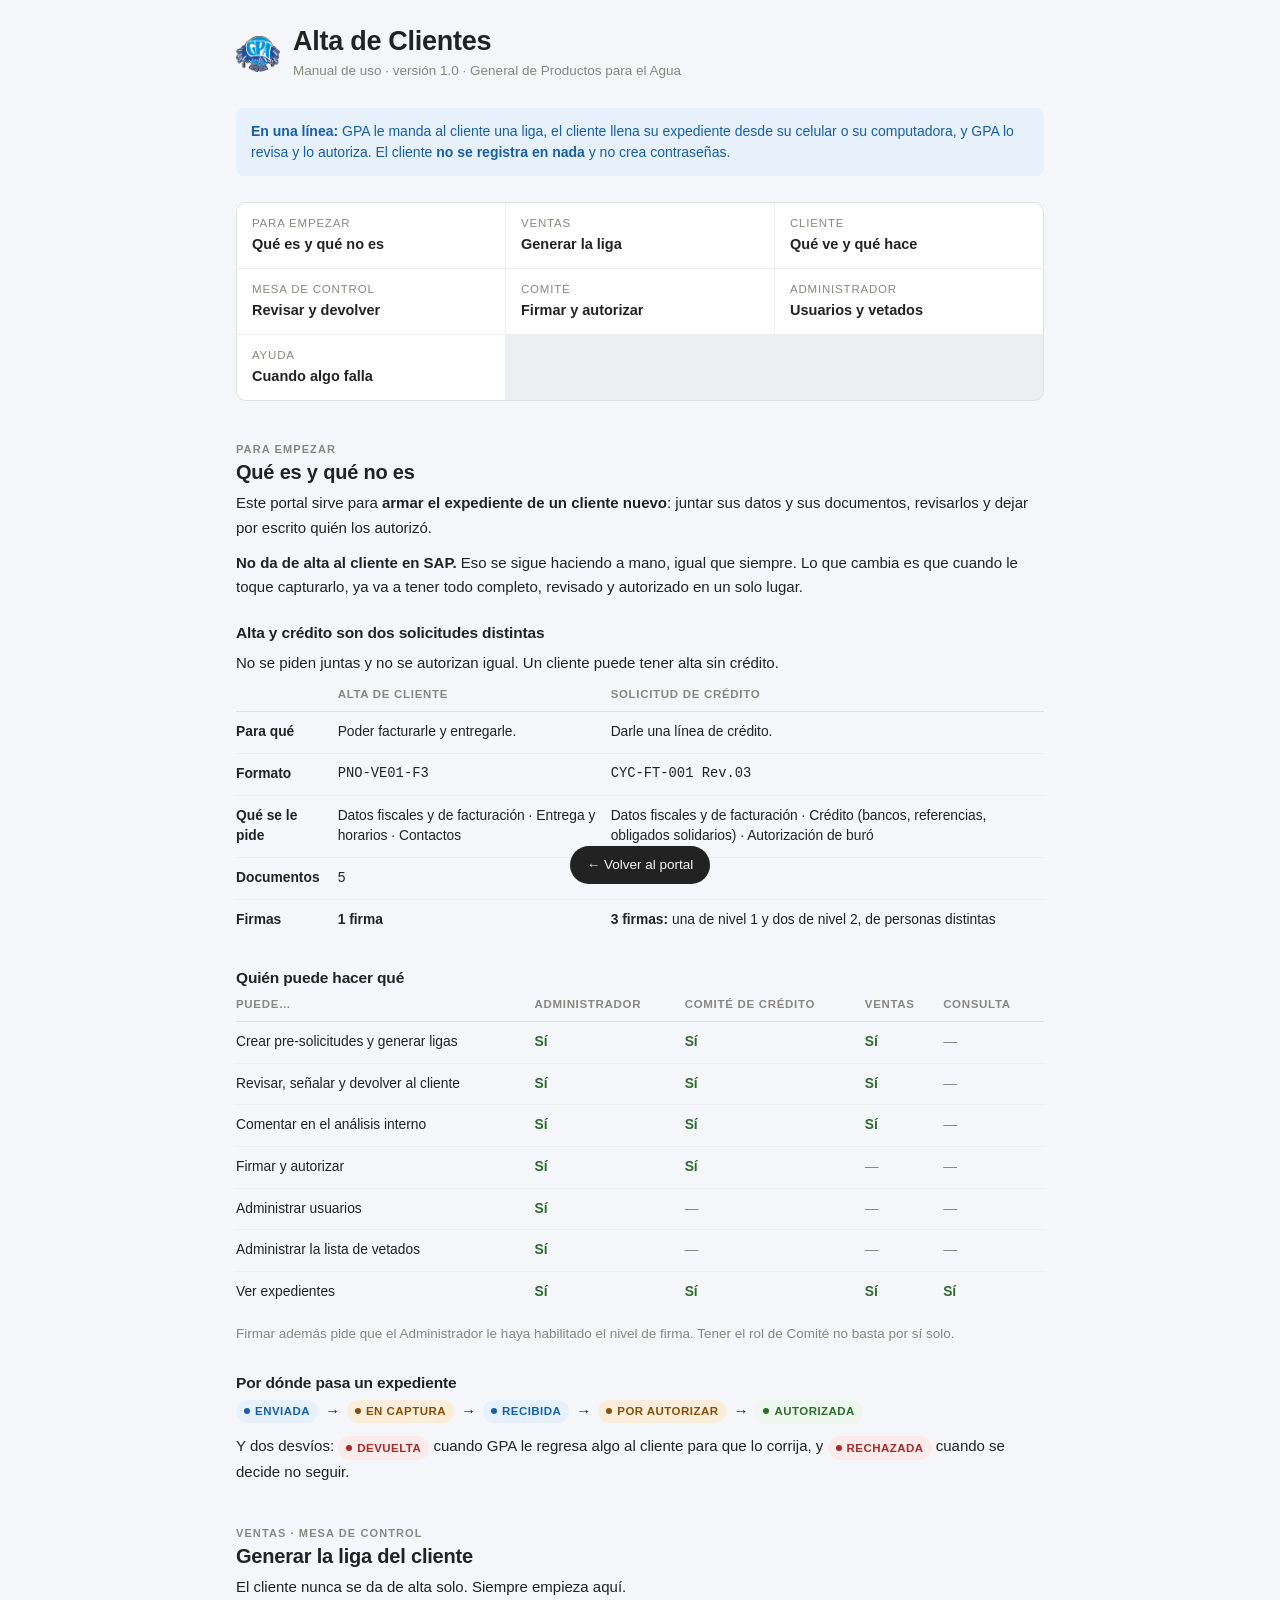
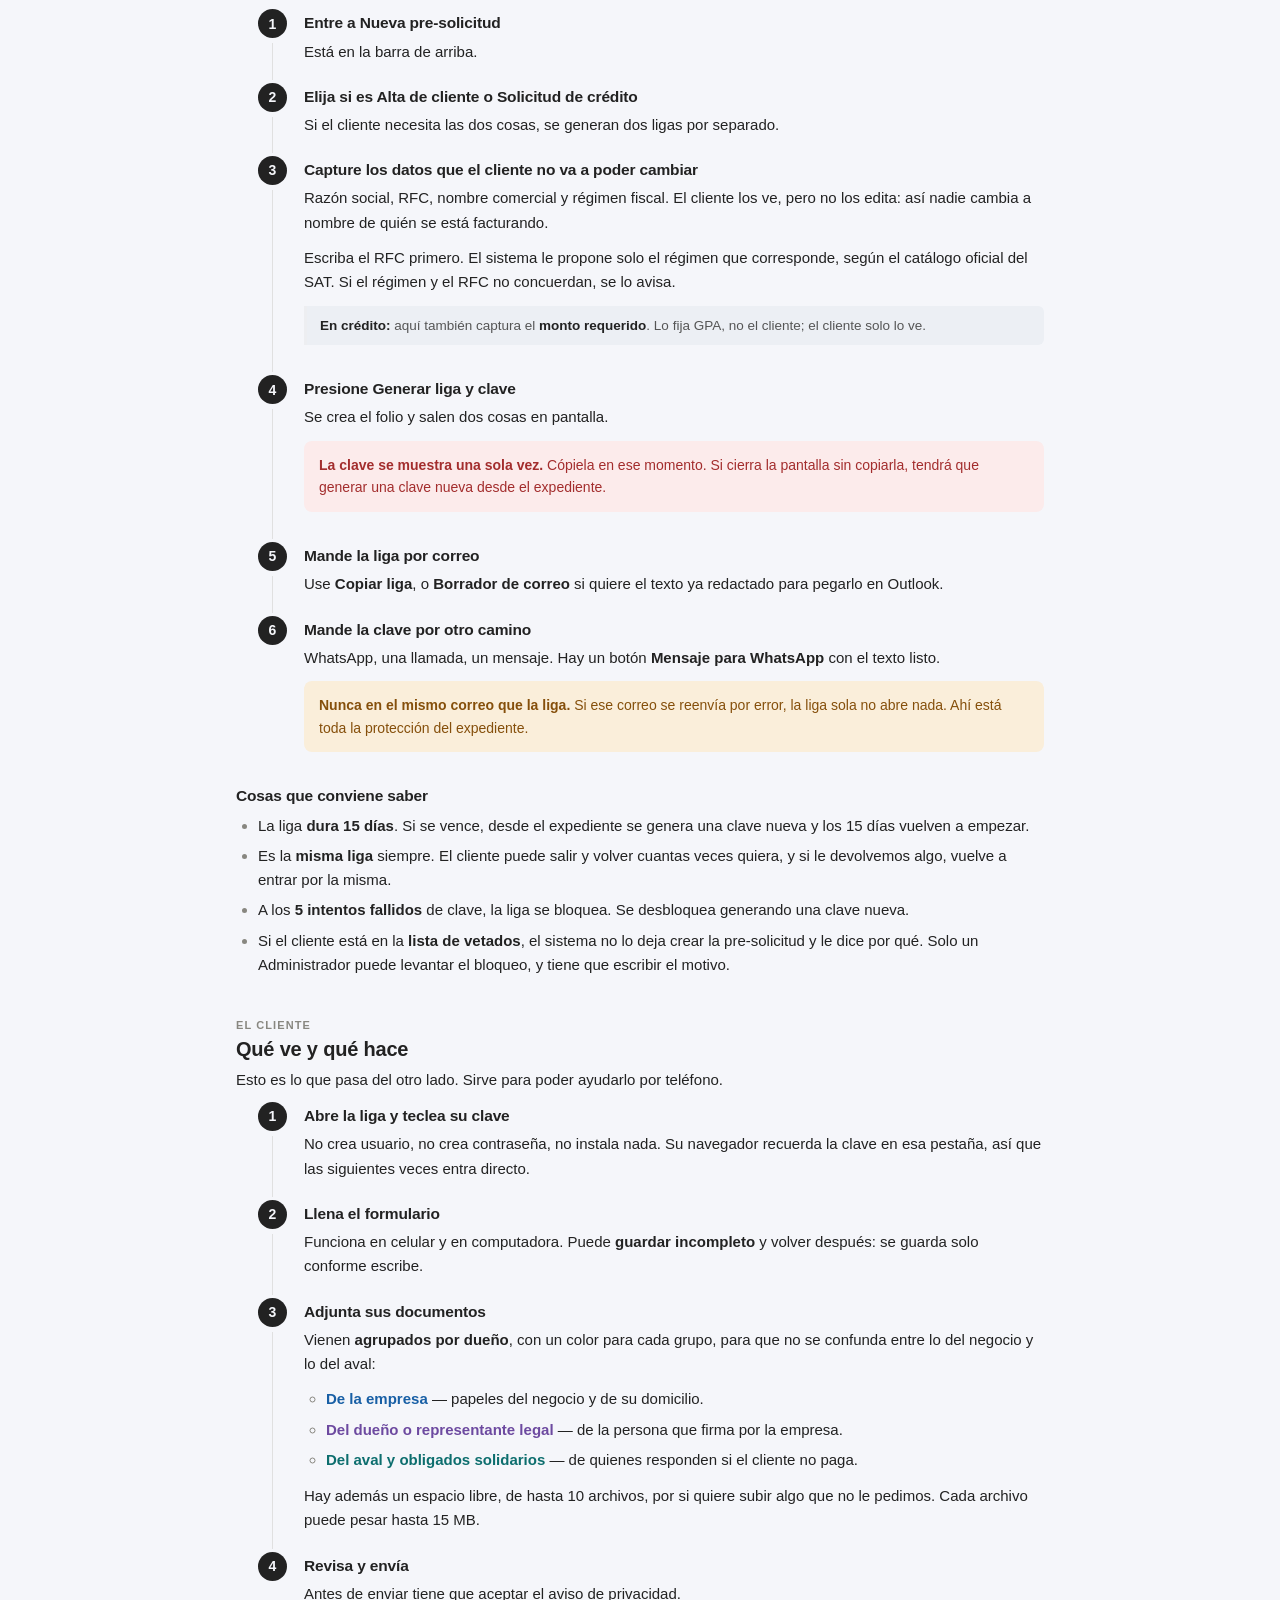
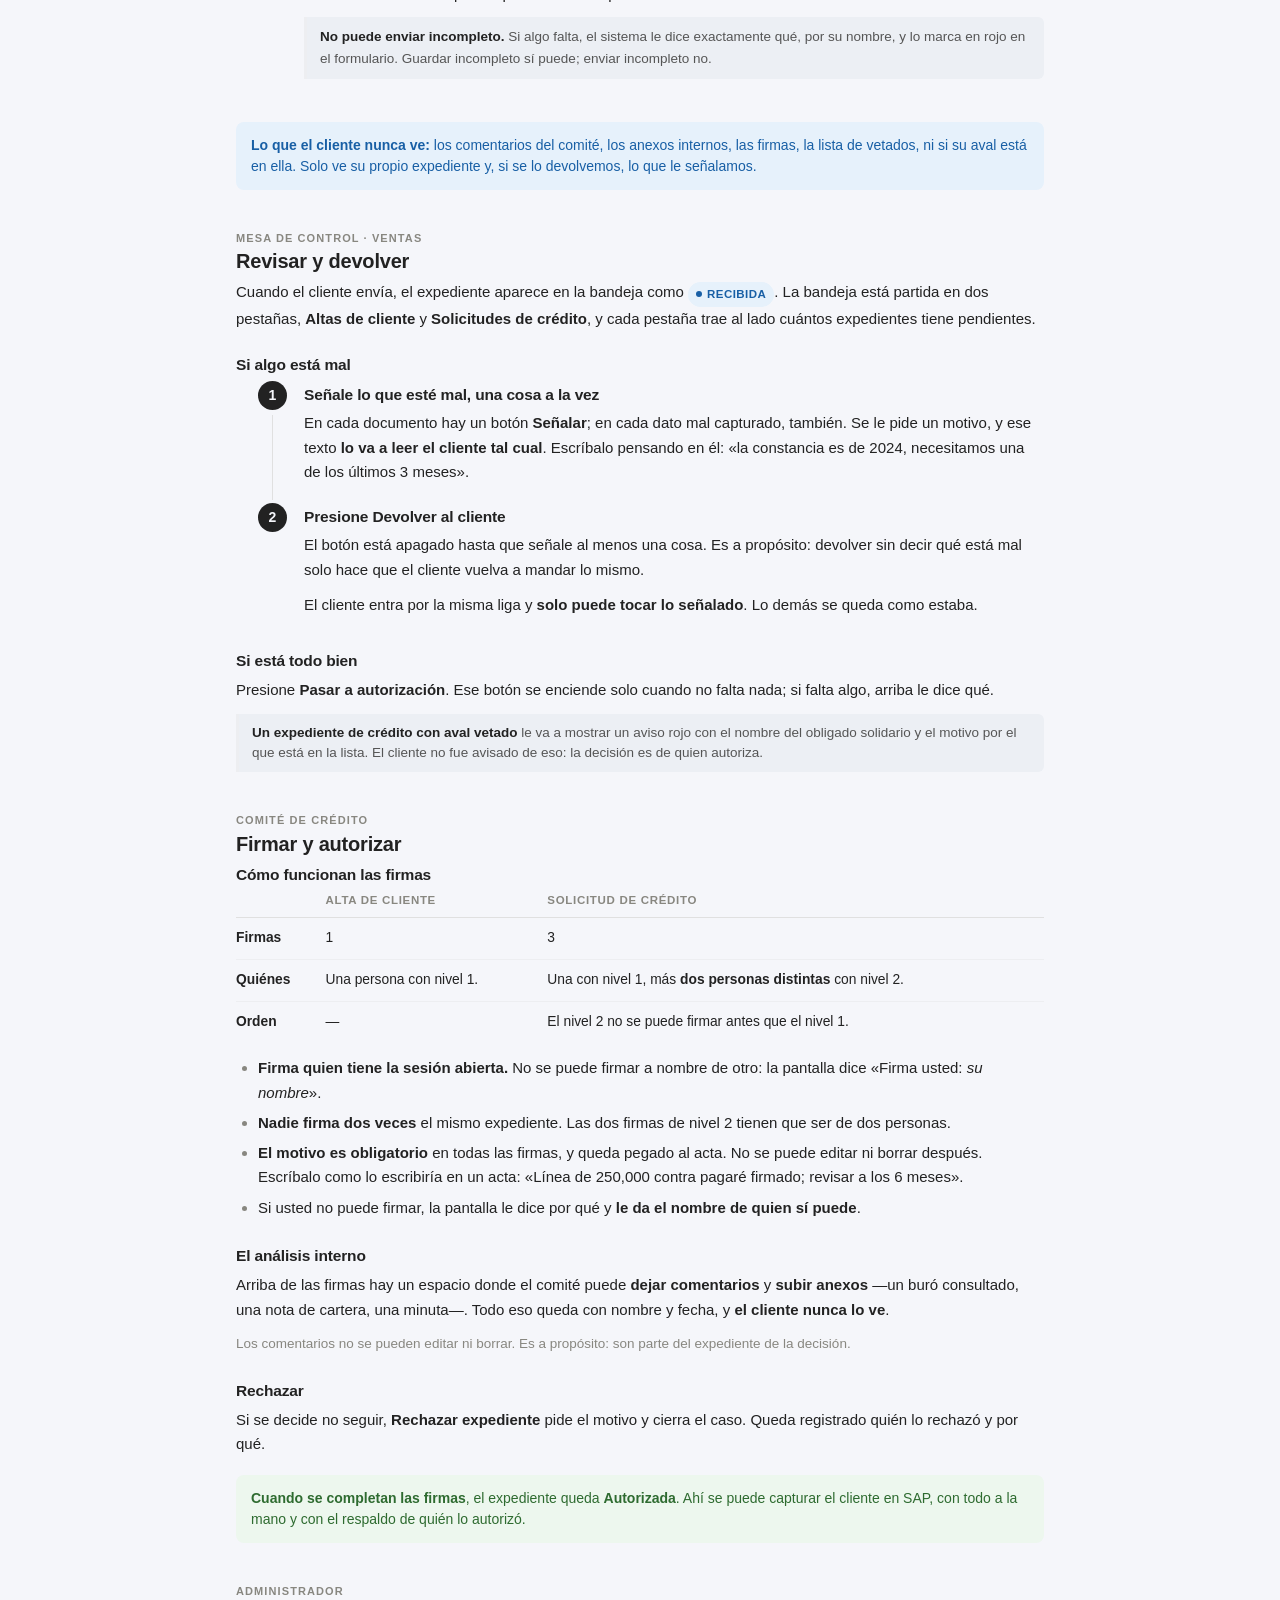
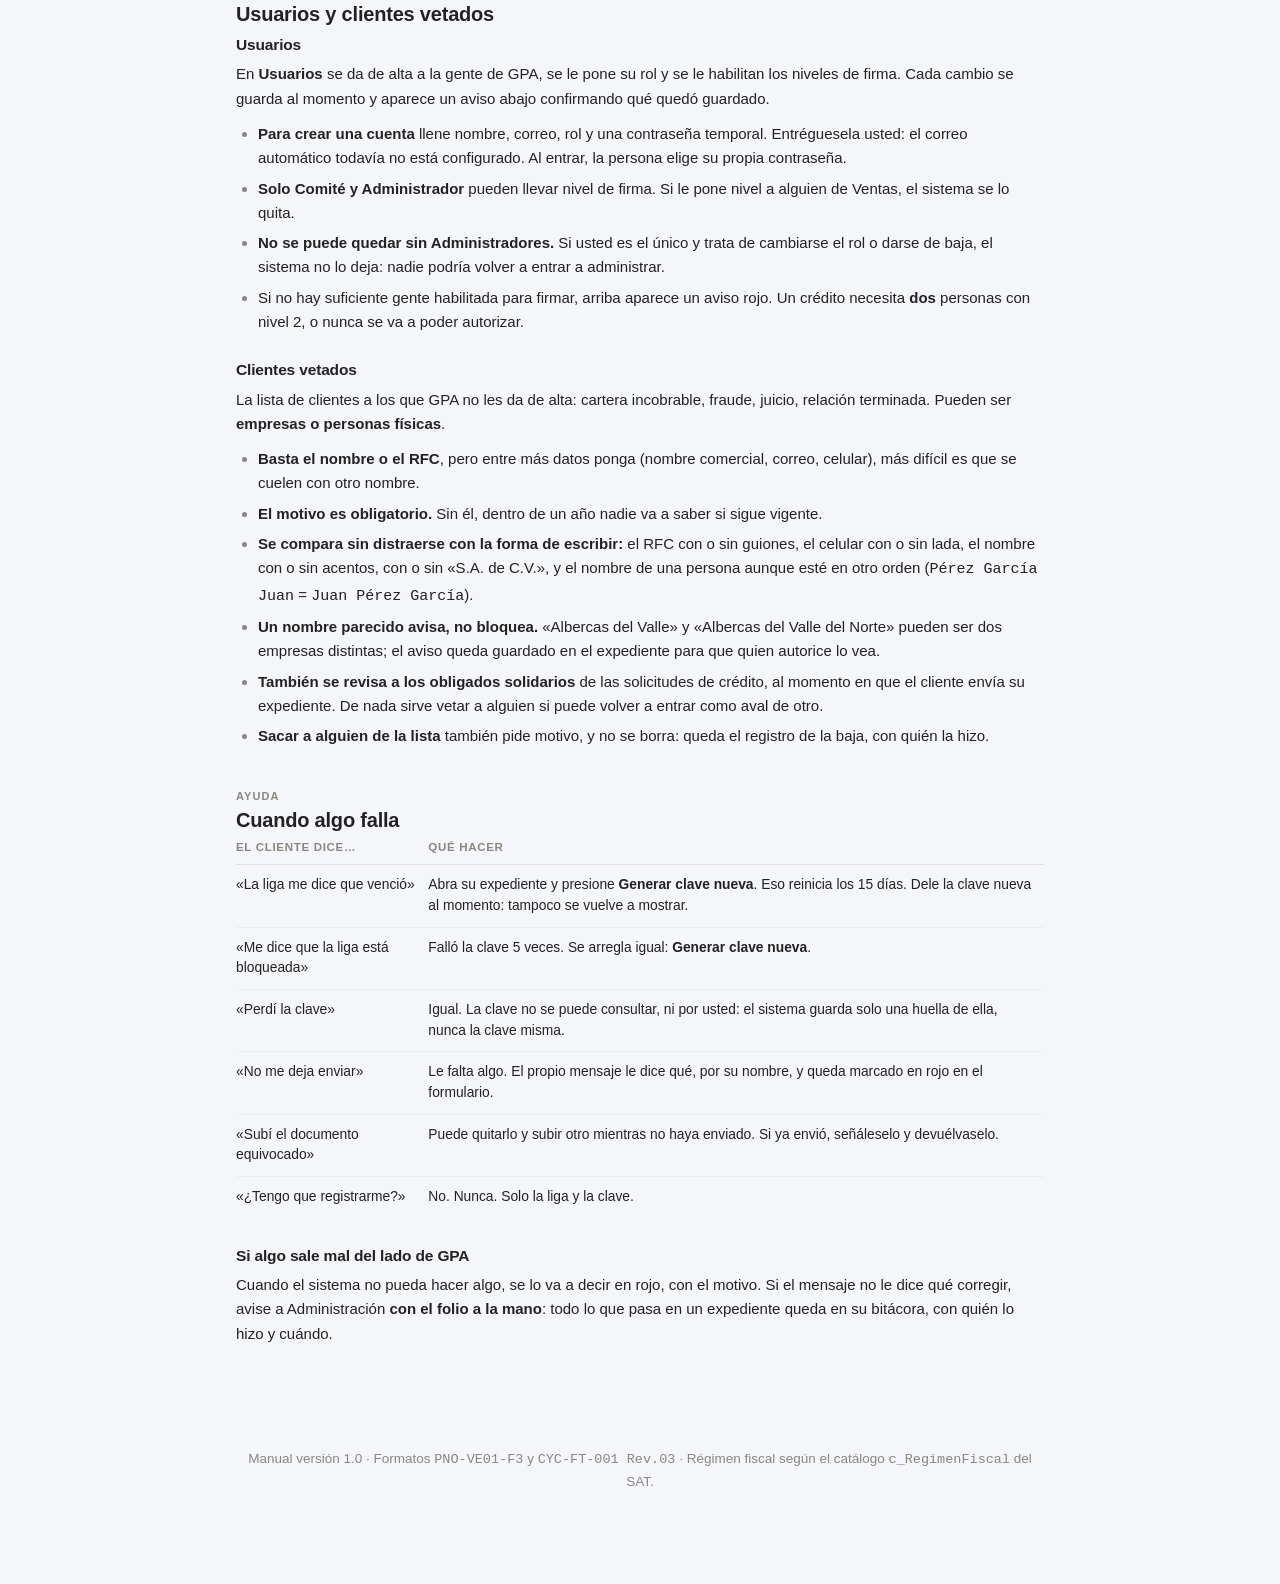
<file: frontend/manual.html>
<!doctype html>
<html lang="es">
<head>
<meta charset="utf-8">
<meta name="viewport" content="width=device-width, initial-scale=1, viewport-fit=cover">
<meta name="color-scheme" content="light dark">
<meta name="robots" content="noindex, nofollow">
<title>Manual · Alta de Clientes GPA</title>
<link rel="icon" href="logo.png">
<link rel="stylesheet" href="estilos.css">
<style>
  /* Estilos propios del manual. La app manda en todo lo demás. */
  .man{max-width:840px; margin:0 auto; padding:26px 16px 80px}
  .man h1{font-size:27px; line-height:1.18; margin:0}
  .man h2{font-size:20px; margin:0 0 4px; scroll-margin-top:20px}
  .man h3{font-size:15.5px; margin:0 0 6px}
  .man p{margin:0 0 11px; line-height:1.62}
  .man section{margin-top:40px}
  .man ul,.man ol{margin:0 0 12px; padding-left:22px; line-height:1.62}
  .man li{margin-bottom:6px}
  .man li::marker{color:var(--ink-3)}

  .cabecera{display:flex; align-items:center; gap:13px; margin-bottom:26px}
  .cabecera img{width:44px; height:44px; object-fit:contain}

  /* Índice: una liga por sección, no un árbol. */
  .indice{display:grid; grid-template-columns:repeat(auto-fit,minmax(215px,1fr)); gap:1px;
          background:var(--line-2); border:1px solid var(--line); border-radius:var(--radius); overflow:hidden}
  .indice a{display:block; background:var(--surface); padding:12px 15px; text-decoration:none; color:var(--ink)}
  .indice a:hover{background:var(--surface-3)}
  .indice .n{font-size:11.5px; color:var(--ink-3); letter-spacing:.07em; text-transform:uppercase}
  .indice .t{font-family:var(--font); font-weight:600; font-size:14.5px; margin-top:2px}

  /* Pasos numerados: el número manda, el texto explica. */
  .pasos{list-style:none; margin:0; padding:0; counter-reset:paso}
  .pasos > li{counter-increment:paso; position:relative; padding:0 0 20px 46px; margin:0}
  .pasos > li::before{content:counter(paso); position:absolute; left:0; top:-1px;
    width:29px; height:29px; border-radius:50%; background:var(--ink); color:var(--ground);
    font-family:var(--font); font-weight:600; font-size:14px; display:flex;
    align-items:center; justify-content:center}
  .pasos > li:not(:last-child)::after{content:""; position:absolute; left:14px; top:33px;
    bottom:4px; width:1px; background:var(--line)}
  .pasos h3{margin-bottom:4px}
  .pasos p:last-child{margin-bottom:0}

  .ve{background:var(--surface-3); border-left:3px solid var(--line-2); border-radius:0 6px 6px 0;
      padding:9px 13px; margin:0 0 11px; font-size:13.5px; color:var(--ink-2)}
  .ve b{font-family:var(--font); color:var(--ink)}

  .man table{width:100%; border-collapse:collapse; font-size:13.8px}
  .man th{text-align:left; font-family:var(--font); font-size:11.5px; letter-spacing:.06em;
          text-transform:uppercase; color:var(--ink-3); padding:0 12px 8px 0; font-weight:600;
          border-bottom:1px solid var(--line)}
  .man td{padding:10px 12px 10px 0; border-bottom:1px solid var(--line-2); vertical-align:top; line-height:1.5}
  .man tr:last-child td{border-bottom:0}
  .si{color:var(--ok); font-weight:600}
  .no{color:var(--ink-3)}

  .volver{position:sticky; bottom:16px; margin-top:34px; text-align:center}
  .volver a{display:inline-block; background:var(--ink); color:var(--ground); text-decoration:none;
            padding:9px 17px; border-radius:100px; font-family:var(--font); font-size:13.5px}

  @media print{
    .indice,.volver{display:none}
    .man{max-width:none; padding:0}
    .man section{page-break-inside:avoid}
  }
</style>
</head>
<body>
<main class="man">

  <div class="cabecera">
    <img src="logo.png" alt="GPA">
    <div>
      <h1>Alta de Clientes</h1>
      <p class="dim" style="margin:2px 0 0">Manual de uso · versión 1.0 · General de Productos para el Agua</p>
    </div>
  </div>

  <div class="banner banner-info" style="margin-bottom:26px"><span>
    <b>En una línea:</b> GPA le manda al cliente una liga, el cliente llena su expediente desde
    su celular o su computadora, y GPA lo revisa y lo autoriza. El cliente <b>no se registra
    en nada</b> y no crea contraseñas.
  </span></div>

  <nav class="indice">
    <a href="#empezar"><div class="n">Para empezar</div><div class="t">Qué es y qué no es</div></a>
    <a href="#ventas"><div class="n">Ventas</div><div class="t">Generar la liga</div></a>
    <a href="#cliente"><div class="n">Cliente</div><div class="t">Qué ve y qué hace</div></a>
    <a href="#revisar"><div class="n">Mesa de control</div><div class="t">Revisar y devolver</div></a>
    <a href="#autorizar"><div class="n">Comité</div><div class="t">Firmar y autorizar</div></a>
    <a href="#admin"><div class="n">Administrador</div><div class="t">Usuarios y vetados</div></a>
    <a href="#problemas"><div class="n">Ayuda</div><div class="t">Cuando algo falla</div></a>
  </nav>

  <!-- ══════════════════════════════════════════════════════ -->
  <section id="empezar">
    <div class="eyebrow">Para empezar</div>
    <h2>Qué es y qué no es</h2>

    <p>Este portal sirve para <b>armar el expediente de un cliente nuevo</b>: juntar sus datos
    y sus documentos, revisarlos y dejar por escrito quién los autorizó.</p>

    <p><b>No da de alta al cliente en SAP.</b> Eso se sigue haciendo a mano, igual que siempre.
    Lo que cambia es que cuando le toque capturarlo, ya va a tener todo completo, revisado
    y autorizado en un solo lugar.</p>

    <h3 style="margin-top:22px">Alta y crédito son dos solicitudes distintas</h3>
    <p>No se piden juntas y no se autorizan igual. Un cliente puede tener alta sin crédito.</p>

    <div class="tablewrap">
    <table>
      <thead><tr><th>&nbsp;</th><th>Alta de cliente</th><th>Solicitud de crédito</th></tr></thead>
      <tbody>
        <tr><td><b>Para qué</b></td>
            <td>Poder facturarle y entregarle.</td>
            <td>Darle una línea de crédito.</td></tr>
        <tr><td><b>Formato</b></td>
            <td class="mono">PNO-VE01-F3</td>
            <td class="mono">CYC-FT-001 Rev.03</td></tr>
        <tr><td><b>Qué se le pide</b></td>
            <td>Datos fiscales y de facturación · Entrega y horarios · Contactos</td>
            <td>Datos fiscales y de facturación · Crédito (bancos, referencias, obligados solidarios) · Autorización de buró</td></tr>
        <tr><td><b>Documentos</b></td>
            <td>5</td>
            <td>8</td></tr>
        <tr><td><b>Firmas</b></td>
            <td><b>1 firma</b></td>
            <td><b>3 firmas:</b> una de nivel 1 y dos de nivel 2, de personas distintas</td></tr>
      </tbody>
    </table>
    </div>

    <h3 style="margin-top:26px">Quién puede hacer qué</h3>
    <div class="tablewrap">
    <table>
      <thead><tr><th>Puede…</th><th>Administrador</th><th>Comité de Crédito</th><th>Ventas</th><th>Consulta</th></tr></thead>
      <tbody>
        <tr><td>Crear pre-solicitudes y generar ligas</td><td class="si">Sí</td><td class="si">Sí</td><td class="si">Sí</td><td class="no">—</td></tr>
        <tr><td>Revisar, señalar y devolver al cliente</td><td class="si">Sí</td><td class="si">Sí</td><td class="si">Sí</td><td class="no">—</td></tr>
        <tr><td>Comentar en el análisis interno</td><td class="si">Sí</td><td class="si">Sí</td><td class="si">Sí</td><td class="no">—</td></tr>
        <tr><td>Firmar y autorizar</td><td class="si">Sí</td><td class="si">Sí</td><td class="no">—</td><td class="no">—</td></tr>
        <tr><td>Administrar usuarios</td><td class="si">Sí</td><td class="no">—</td><td class="no">—</td><td class="no">—</td></tr>
        <tr><td>Administrar la lista de vetados</td><td class="si">Sí</td><td class="no">—</td><td class="no">—</td><td class="no">—</td></tr>
        <tr><td>Ver expedientes</td><td class="si">Sí</td><td class="si">Sí</td><td class="si">Sí</td><td class="si">Sí</td></tr>
      </tbody>
    </table>
    </div>
    <p class="dim" style="margin-top:10px">Firmar además pide que el Administrador le haya
    habilitado el nivel de firma. Tener el rol de Comité no basta por sí solo.</p>

    <h3 style="margin-top:26px">Por dónde pasa un expediente</h3>
    <div class="row" style="flex-wrap:wrap; gap:7px; margin-bottom:11px">
      <span class="pill p-enviada">Enviada</span> →
      <span class="pill p-captura">En captura</span> →
      <span class="pill p-recibida">Recibida</span> →
      <span class="pill p-autorizar">Por autorizar</span> →
      <span class="pill p-autorizada">Autorizada</span>
    </div>
    <p>Y dos desvíos: <span class="pill p-devuelta">Devuelta</span> cuando GPA le regresa
    algo al cliente para que lo corrija, y <span class="pill p-rechazada">Rechazada</span>
    cuando se decide no seguir.</p>
  </section>

  <!-- ══════════════════════════════════════════════════════ -->
  <section id="ventas">
    <div class="eyebrow">Ventas · Mesa de control</div>
    <h2>Generar la liga del cliente</h2>
    <p>El cliente nunca se da de alta solo. Siempre empieza aquí.</p>

    <ol class="pasos">
      <li>
        <h3>Entre a <b>Nueva pre-solicitud</b></h3>
        <p>Está en la barra de arriba.</p>
      </li>
      <li>
        <h3>Elija si es <b>Alta de cliente</b> o <b>Solicitud de crédito</b></h3>
        <p>Si el cliente necesita las dos cosas, se generan dos ligas por separado.</p>
      </li>
      <li>
        <h3>Capture los datos que el cliente <b>no</b> va a poder cambiar</h3>
        <p>Razón social, RFC, nombre comercial y régimen fiscal. El cliente los ve, pero
        no los edita: así nadie cambia a nombre de quién se está facturando.</p>
        <p>Escriba el RFC primero. El sistema le propone solo el régimen que corresponde,
        según el catálogo oficial del SAT. Si el régimen y el RFC no concuerdan, se lo avisa.</p>
        <div class="ve"><b>En crédito:</b> aquí también captura el <b>monto requerido</b>.
        Lo fija GPA, no el cliente; el cliente solo lo ve.</div>
      </li>
      <li>
        <h3>Presione <b>Generar liga y clave</b></h3>
        <p>Se crea el folio y salen dos cosas en pantalla.</p>
        <div class="banner banner-stop" style="margin:0 0 11px"><span>
          <b>La clave se muestra una sola vez.</b> Cópiela en ese momento. Si cierra la
          pantalla sin copiarla, tendrá que generar una clave nueva desde el expediente.
        </span></div>
      </li>
      <li>
        <h3>Mande la liga <b>por correo</b></h3>
        <p>Use <b>Copiar liga</b>, o <b>Borrador de correo</b> si quiere el texto ya redactado
        para pegarlo en Outlook.</p>
      </li>
      <li>
        <h3>Mande la clave <b>por otro camino</b></h3>
        <p>WhatsApp, una llamada, un mensaje. Hay un botón <b>Mensaje para WhatsApp</b> con
        el texto listo.</p>
        <div class="banner banner-warn" style="margin:0"><span>
          <b>Nunca en el mismo correo que la liga.</b> Si ese correo se reenvía por error, la
          liga sola no abre nada. Ahí está toda la protección del expediente.
        </span></div>
      </li>
    </ol>

    <h3 style="margin-top:8px">Cosas que conviene saber</h3>
    <ul>
      <li>La liga <b>dura 15 días</b>. Si se vence, desde el expediente se genera una clave
        nueva y los 15 días vuelven a empezar.</li>
      <li>Es la <b>misma liga</b> siempre. El cliente puede salir y volver cuantas veces quiera,
        y si le devolvemos algo, vuelve a entrar por la misma.</li>
      <li>A los <b>5 intentos fallidos</b> de clave, la liga se bloquea. Se desbloquea
        generando una clave nueva.</li>
      <li>Si el cliente está en la <b>lista de vetados</b>, el sistema no lo deja crear la
        pre-solicitud y le dice por qué. Solo un Administrador puede levantar el bloqueo,
        y tiene que escribir el motivo.</li>
    </ul>
  </section>

  <!-- ══════════════════════════════════════════════════════ -->
  <section id="cliente">
    <div class="eyebrow">El cliente</div>
    <h2>Qué ve y qué hace</h2>
    <p>Esto es lo que pasa del otro lado. Sirve para poder ayudarlo por teléfono.</p>

    <ol class="pasos">
      <li>
        <h3>Abre la liga y teclea su clave</h3>
        <p>No crea usuario, no crea contraseña, no instala nada. Su navegador recuerda la
        clave en esa pestaña, así que las siguientes veces entra directo.</p>
      </li>
      <li>
        <h3>Llena el formulario</h3>
        <p>Funciona en celular y en computadora. Puede <b>guardar incompleto</b> y volver
        después: se guarda solo conforme escribe.</p>
      </li>
      <li>
        <h3>Adjunta sus documentos</h3>
        <p>Vienen <b>agrupados por dueño</b>, con un color para cada grupo, para que no se
        confunda entre lo del negocio y lo del aval:</p>
        <ul>
          <li><b style="color:#185FA5">De la empresa</b> — papeles del negocio y de su domicilio.</li>
          <li><b style="color:#6D4AA0">Del dueño o representante legal</b> — de la persona que firma por la empresa.</li>
          <li><b style="color:#0D6E6E">Del aval y obligados solidarios</b> — de quienes responden si el cliente no paga.</li>
        </ul>
        <p>Hay además un espacio libre, de hasta 10 archivos, por si quiere subir algo que
        no le pedimos. Cada archivo puede pesar hasta 15 MB.</p>
      </li>
      <li>
        <h3>Revisa y envía</h3>
        <p>Antes de enviar tiene que aceptar el aviso de privacidad.</p>
        <div class="ve"><b>No puede enviar incompleto.</b> Si algo falta, el sistema le dice
        exactamente qué, por su nombre, y lo marca en rojo en el formulario. Guardar
        incompleto sí puede; enviar incompleto no.</div>
      </li>
    </ol>

    <div class="banner banner-info"><span>
      <b>Lo que el cliente nunca ve:</b> los comentarios del comité, los anexos internos, las
      firmas, la lista de vetados, ni si su aval está en ella. Solo ve su propio expediente y,
      si se lo devolvemos, lo que le señalamos.
    </span></div>
  </section>

  <!-- ══════════════════════════════════════════════════════ -->
  <section id="revisar">
    <div class="eyebrow">Mesa de control · Ventas</div>
    <h2>Revisar y devolver</h2>

    <p>Cuando el cliente envía, el expediente aparece en la bandeja como
    <span class="pill p-recibida">Recibida</span>. La bandeja está partida en dos pestañas,
    <b>Altas de cliente</b> y <b>Solicitudes de crédito</b>, y cada pestaña trae al lado
    cuántos expedientes tiene pendientes.</p>

    <h3 style="margin-top:22px">Si algo está mal</h3>
    <ol class="pasos">
      <li>
        <h3><b>Señale</b> lo que esté mal, una cosa a la vez</h3>
        <p>En cada documento hay un botón <b>Señalar</b>; en cada dato mal capturado, también.
        Se le pide un motivo, y ese texto <b>lo va a leer el cliente tal cual</b>. Escríbalo
        pensando en él: «la constancia es de 2024, necesitamos una de los últimos 3 meses».</p>
      </li>
      <li>
        <h3>Presione <b>Devolver al cliente</b></h3>
        <p>El botón está apagado hasta que señale al menos una cosa. Es a propósito: devolver
        sin decir qué está mal solo hace que el cliente vuelva a mandar lo mismo.</p>
        <p>El cliente entra por la misma liga y <b>solo puede tocar lo señalado</b>. Lo demás
        se queda como estaba.</p>
      </li>
    </ol>

    <h3>Si está todo bien</h3>
    <p>Presione <b>Pasar a autorización</b>. Ese botón se enciende solo cuando no falta nada;
    si falta algo, arriba le dice qué.</p>

    <div class="ve"><b>Un expediente de crédito con aval vetado</b> le va a mostrar un aviso
    rojo con el nombre del obligado solidario y el motivo por el que está en la lista.
    El cliente no fue avisado de eso: la decisión es de quien autoriza.</div>
  </section>

  <!-- ══════════════════════════════════════════════════════ -->
  <section id="autorizar">
    <div class="eyebrow">Comité de Crédito</div>
    <h2>Firmar y autorizar</h2>

    <h3>Cómo funcionan las firmas</h3>
    <div class="tablewrap">
    <table>
      <thead><tr><th>&nbsp;</th><th>Alta de cliente</th><th>Solicitud de crédito</th></tr></thead>
      <tbody>
        <tr><td><b>Firmas</b></td><td>1</td><td>3</td></tr>
        <tr><td><b>Quiénes</b></td>
            <td>Una persona con nivel 1.</td>
            <td>Una con nivel 1, más <b>dos personas distintas</b> con nivel 2.</td></tr>
        <tr><td><b>Orden</b></td>
            <td>—</td>
            <td>El nivel 2 no se puede firmar antes que el nivel 1.</td></tr>
      </tbody>
    </table>
    </div>

    <ul style="margin-top:14px">
      <li><b>Firma quien tiene la sesión abierta.</b> No se puede firmar a nombre de otro:
        la pantalla dice «Firma usted: <i>su nombre</i>».</li>
      <li><b>Nadie firma dos veces</b> el mismo expediente. Las dos firmas de nivel 2 tienen
        que ser de dos personas.</li>
      <li><b>El motivo es obligatorio</b> en todas las firmas, y queda pegado al acta.
        No se puede editar ni borrar después. Escríbalo como lo escribiría en un acta:
        «Línea de 250,000 contra pagaré firmado; revisar a los 6 meses».</li>
      <li>Si usted no puede firmar, la pantalla le dice por qué y <b>le da el nombre de quien
        sí puede</b>.</li>
    </ul>

    <h3 style="margin-top:24px">El análisis interno</h3>
    <p>Arriba de las firmas hay un espacio donde el comité puede <b>dejar comentarios</b> y
    <b>subir anexos</b> —un buró consultado, una nota de cartera, una minuta—. Todo eso queda
    con nombre y fecha, y <b>el cliente nunca lo ve</b>.</p>
    <p class="dim">Los comentarios no se pueden editar ni borrar. Es a propósito: son parte
    del expediente de la decisión.</p>

    <h3 style="margin-top:24px">Rechazar</h3>
    <p>Si se decide no seguir, <b>Rechazar expediente</b> pide el motivo y cierra el caso.
    Queda registrado quién lo rechazó y por qué.</p>

    <div class="banner banner-ok" style="margin-top:18px"><span>
      <b>Cuando se completan las firmas</b>, el expediente queda <b>Autorizada</b>. Ahí se puede
      capturar el cliente en SAP, con todo a la mano y con el respaldo de quién lo autorizó.
    </span></div>
  </section>

  <!-- ══════════════════════════════════════════════════════ -->
  <section id="admin">
    <div class="eyebrow">Administrador</div>
    <h2>Usuarios y clientes vetados</h2>

    <h3>Usuarios</h3>
    <p>En <b>Usuarios</b> se da de alta a la gente de GPA, se le pone su rol y se le habilitan
    los niveles de firma. Cada cambio se guarda al momento y aparece un aviso abajo
    confirmando qué quedó guardado.</p>
    <ul>
      <li><b>Para crear una cuenta</b> llene nombre, correo, rol y una contraseña temporal.
        Entréguesela usted: el correo automático todavía no está configurado. Al entrar,
        la persona elige su propia contraseña.</li>
      <li><b>Solo Comité y Administrador</b> pueden llevar nivel de firma. Si le pone nivel
        a alguien de Ventas, el sistema se lo quita.</li>
      <li><b>No se puede quedar sin Administradores.</b> Si usted es el único y trata de
        cambiarse el rol o darse de baja, el sistema no lo deja: nadie podría volver a entrar
        a administrar.</li>
      <li>Si no hay suficiente gente habilitada para firmar, arriba aparece un aviso rojo.
        Un crédito necesita <b>dos</b> personas con nivel 2, o nunca se va a poder autorizar.</li>
    </ul>

    <h3 style="margin-top:24px">Clientes vetados</h3>
    <p>La lista de clientes a los que GPA no les da de alta: cartera incobrable, fraude,
    juicio, relación terminada. Pueden ser <b>empresas o personas físicas</b>.</p>
    <ul>
      <li><b>Basta el nombre o el RFC</b>, pero entre más datos ponga (nombre comercial,
        correo, celular), más difícil es que se cuelen con otro nombre.</li>
      <li><b>El motivo es obligatorio.</b> Sin él, dentro de un año nadie va a saber si sigue
        vigente.</li>
      <li><b>Se compara sin distraerse con la forma de escribir:</b> el RFC con o sin guiones,
        el celular con o sin lada, el nombre con o sin acentos, con o sin «S.A. de C.V.»,
        y el nombre de una persona aunque esté en otro orden
        (<span class="mono">Pérez García Juan</span> = <span class="mono">Juan Pérez García</span>).</li>
      <li><b>Un nombre parecido avisa, no bloquea.</b> «Albercas del Valle» y «Albercas del
        Valle del Norte» pueden ser dos empresas distintas; el aviso queda guardado en el
        expediente para que quien autorice lo vea.</li>
      <li><b>También se revisa a los obligados solidarios</b> de las solicitudes de crédito,
        al momento en que el cliente envía su expediente. De nada sirve vetar a alguien si
        puede volver a entrar como aval de otro.</li>
      <li><b>Sacar a alguien de la lista</b> también pide motivo, y no se borra: queda el
        registro de la baja, con quién la hizo.</li>
    </ul>
  </section>

  <!-- ══════════════════════════════════════════════════════ -->
  <section id="problemas">
    <div class="eyebrow">Ayuda</div>
    <h2>Cuando algo falla</h2>

    <div class="tablewrap">
    <table>
      <thead><tr><th>El cliente dice…</th><th>Qué hacer</th></tr></thead>
      <tbody>
        <tr><td>«La liga me dice que venció»</td>
            <td>Abra su expediente y presione <b>Generar clave nueva</b>. Eso reinicia los
            15 días. Dele la clave nueva al momento: tampoco se vuelve a mostrar.</td></tr>
        <tr><td>«Me dice que la liga está bloqueada»</td>
            <td>Falló la clave 5 veces. Se arregla igual: <b>Generar clave nueva</b>.</td></tr>
        <tr><td>«Perdí la clave»</td>
            <td>Igual. La clave no se puede consultar, ni por usted: el sistema guarda solo
            una huella de ella, nunca la clave misma.</td></tr>
        <tr><td>«No me deja enviar»</td>
            <td>Le falta algo. El propio mensaje le dice qué, por su nombre, y queda marcado
            en rojo en el formulario.</td></tr>
        <tr><td>«Subí el documento equivocado»</td>
            <td>Puede quitarlo y subir otro mientras no haya enviado. Si ya envió, señáleselo
            y devuélvaselo.</td></tr>
        <tr><td>«¿Tengo que registrarme?»</td>
            <td>No. Nunca. Solo la liga y la clave.</td></tr>
      </tbody>
    </table>
    </div>

    <h3 style="margin-top:26px">Si algo sale mal del lado de GPA</h3>
    <p>Cuando el sistema no pueda hacer algo, se lo va a decir en rojo, con el motivo.
    Si el mensaje no le dice qué corregir, avise a Administración <b>con el folio a la mano</b>:
    todo lo que pasa en un expediente queda en su bitácora, con quién lo hizo y cuándo.</p>
  </section>

  <div class="volver"><a href="index.html">← Volver al portal</a></div>

  <p class="dim" style="text-align:center; margin-top:30px">
    Manual versión 1.0 · Formatos <span class="mono">PNO-VE01-F3</span> y
    <span class="mono">CYC-FT-001 Rev.03</span> · Régimen fiscal según el catálogo
    <span class="mono">c_RegimenFiscal</span> del SAT.
  </p>

</main>
</body>
</html>
</file>
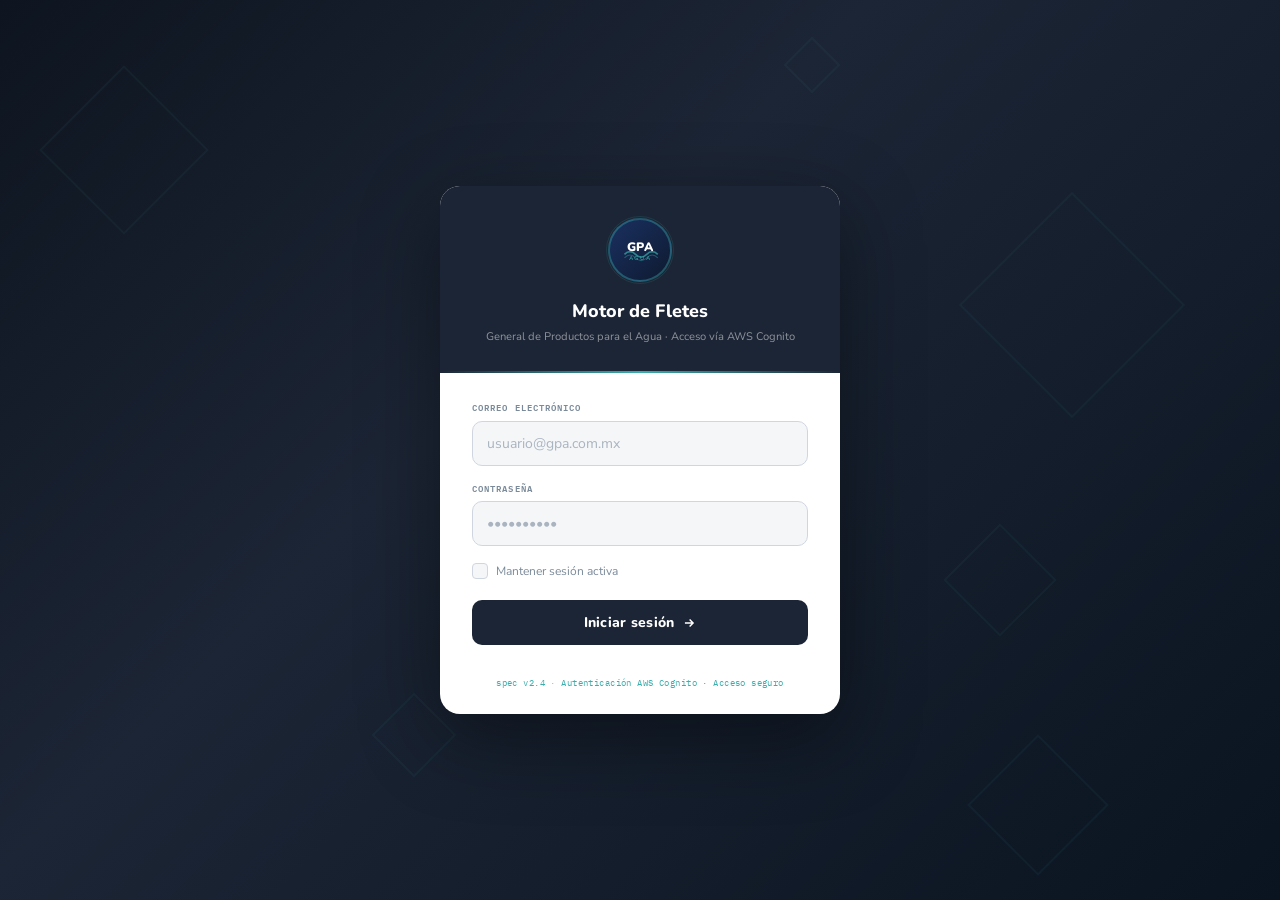
<file: docs/monitor/monitor-v24-gpa.html>
<!DOCTYPE html>
<html lang="es" data-theme="light">
<head>
<meta charset="UTF-8">
<meta name="viewport" content="width=device-width,initial-scale=1.0">
<title>GPA Admin · Motor de Fletes v2.4</title>
<link rel="preconnect" href="https://fonts.googleapis.com">
<link href="https://fonts.googleapis.com/css2?family=Nunito+Sans:wght@300;400;600;700;800&family=Nunito:wght@700;800&family=IBM+Plex+Mono:wght@400;500;600&display=swap" rel="stylesheet">
<style>
/* ═══ GPA BRAND TOKENS ═══════════════════════════════════════════ */
:root {
  /* Brand primario */
  --navy:       #1C2535;   /* Barra nav GPA */
  --navy-m:     #243045;
  --navy-l:     #2E3D58;
  --navy-bg:    #EBF0F7;
  --teal:       #3AADAD;   /* Rombos GPA */
  --teal-d:     #2B8888;
  --teal-bg:    #E4F5F5;
  --teal-l:     #7DCECE;
  --gold:       #C4960A;   /* Aniversario GPA */
  --gold-bg:    #FDF6E3;
  --gold-l:     #E0B830;
  /* Superficie */
  --bg:         #F5F6F8;
  --p:          #FFFFFF;
  --p2:         #EEF0F4;
  --p3:         #E4E7ED;
  --ink:        #1C2535;
  --ink2:       #3A4A60;
  --ink3:       #7A8A9A;
  --ln:         #D0D6E0;
  --ln2:        #B8C0CC;
  /* Estados */
  --go:         #1A6640;
  --go-m:       #228852;
  --go-bg:      #E4F4EC;
  --go-l:       #60B888;
  --warn:       #6A4400;
  --warn-m:     #A06A10;
  --warn-bg:    #FDF3DC;
  --warn-l:     #D8A820;
  --stop:       #7A1A1A;
  --stop-m:     #B02828;
  --stop-bg:    #FAE8E8;
  --stop-l:     #D87070;
  --hold:       #2E2278;
  --hold-m:     #4A3EC0;
  --hold-bg:    #EBEAFB;
  --hold-l:     #9480DC;
  --disp:       var(--navy-m);
  --disp-bg:    var(--navy-bg);
  --disp-l:     #6A88B8;
  --sh:  0 1px 4px rgba(28,37,53,.06);
  --shm: 0 6px 24px rgba(28,37,53,.12);
}
[data-theme=dark] {
  --navy:       #0E1520;
  --navy-m:     #182030;
  --navy-l:     #1C2840;
  --navy-bg:    #080E18;
  --teal:       #2EAAAA;
  --teal-d:     #1E7878;
  --teal-bg:    #041414;
  --teal-l:     #1E7878;
  --gold:       #E0B020;
  --gold-bg:    #1A1000;
  --gold-l:     #6A4800;
  --bg:#0A0C10;--p:#121820;--p2:#181E28;--p3:#202830;
  --ink:#DDE4EE;--ink2:#8A9AAA;--ink3:#505A68;
  --ln:#1A2030;--ln2:#242E40;
  --go:#2EAA60;--go-m:#228852;--go-bg:#041008;--go-l:#1A6640;
  --warn:#D8A020;--warn-m:#A06A10;--warn-bg:#181000;--warn-l:#6A4400;
  --stop:#E07070;--stop-m:#B02828;--stop-bg:#180808;--stop-l:#7A1A1A;
  --hold:#9080E8;--hold-m:#4A3EC0;--hold-bg:#0C0820;--hold-l:#2E2278;
  --disp:#6A9ADA;--disp-bg:#080E18;--disp-l:#1C2840;
  --sh:0 1px 4px rgba(0,0,0,.3);--shm:0 6px 24px rgba(0,0,0,.5);
}
*{margin:0;padding:0;box-sizing:border-box;}
html,body{background:var(--bg);color:var(--ink);font-family:'Nunito Sans',sans-serif;font-size:13.5px;line-height:1.5;-webkit-font-smoothing:antialiased;}

/* ═══ GPA LOGO SVG ═══════════════════════════════════════════════ */
.gpa-logo{display:flex;align-items:center;gap:12px;flex-shrink:0;}
.gpa-badge{width:36px;height:36px;position:relative;flex-shrink:0;}
.gpa-badge svg{width:36px;height:36px;}
.gpa-wordmark{display:flex;flex-direction:column;gap:0;}
.gpa-w1{font-family:'Nunito',sans-serif;font-size:15px;font-weight:800;color:#FFFFFF;line-height:1.1;letter-spacing:-.01em;}
.gpa-w2{font-family:'Nunito Sans',sans-serif;font-size:10px;font-weight:400;color:rgba(255,255,255,.65);line-height:1;letter-spacing:.02em;}

/* ═══ TOPBAR ═════════════════════════════════════════════════════ */
.tb{display:flex;align-items:center;gap:14px;padding:0 22px;height:54px;background:var(--navy);border-bottom:2px solid var(--teal);position:sticky;top:0;z-index:60;}
.tb-divider{width:1px;height:22px;background:rgba(255,255,255,.12);flex-shrink:0;}
.tb-title{font-family:'Nunito',sans-serif;font-size:12px;font-weight:700;color:rgba(255,255,255,.55);letter-spacing:.04em;text-transform:uppercase;flex-shrink:0;}
.layers{flex:1;display:flex;align-items:center;gap:5px;overflow:hidden;justify-content:center;}
.lc{font-family:'IBM Plex Mono',monospace;font-size:8px;font-weight:600;padding:2px 7px;border-radius:3px;white-space:nowrap;display:flex;align-items:center;gap:3px;border:1px solid rgba(255,255,255,.1);color:rgba(255,255,255,.55);}
.lc::before{content:'';width:4px;height:4px;border-radius:50%;flex-shrink:0;}
.lc0{border-color:rgba(90,190,190,.3);color:#8ADADA;}.lc0::before{background:#3AADAD;}
.lc1{border-color:rgba(58,173,173,.25);color:#7ACECE;}.lc1::before{background:var(--teal);}
.lc2{border-color:rgba(196,150,10,.3);color:#D4B050;}.lc2::before{background:var(--gold);}
.lc3{border-color:rgba(200,160,30,.25);color:#C8A830;}.lc3::before{background:var(--gold);}
.lc4{border-color:rgba(255,255,255,.1);color:rgba(255,255,255,.4);}.lc4::before{background:rgba(255,255,255,.35);}
.lc5{border-color:rgba(58,173,173,.25);color:#7ACECE;}.lc5::before{background:var(--teal);}
.arr{color:rgba(255,255,255,.2);font-size:9px;}
.tbr{display:flex;align-items:center;gap:8px;flex-shrink:0;}
.vc-chip{font-family:'IBM Plex Mono',monospace;font-size:9.5px;font-weight:600;padding:3px 8px;border-radius:4px;background:var(--teal-bg);color:var(--teal);border:1px solid rgba(58,173,173,.4);}
.lv{display:flex;align-items:center;gap:4px;font-family:'IBM Plex Mono',monospace;font-size:9px;color:rgba(255,255,255,.4);}
.lvd{width:5px;height:5px;border-radius:50%;background:#3AADAD;animation:bl 2s ease-in-out infinite;}
@keyframes bl{0%,100%{opacity:1;}50%{opacity:.2;}}
.tbtn{border:1px solid rgba(255,255,255,.15);background:transparent;padding:4px 10px;border-radius:4px;cursor:pointer;color:rgba(255,255,255,.6);font-family:'IBM Plex Mono',monospace;font-size:9px;transition:all .13s;display:flex;align-items:center;gap:4px;}
.tbtn:hover{background:rgba(255,255,255,.08);color:rgba(255,255,255,.9);}
.fbtn{border-color:rgba(58,173,173,.4);color:var(--teal);}
.fbtn:hover{background:rgba(58,173,173,.1);}
.fbtn.loaded{border-color:rgba(34,136,82,.5);color:var(--go-m);}

/* ═══ TEAL ACCENT BAR ════════════════════════════════════════════ */
.teal-accent-bar{height:3px;background:linear-gradient(90deg,var(--teal) 0%,rgba(58,173,173,.3) 60%,transparent 100%);}

/* ═══ VIEW TABS ══════════════════════════════════════════════════ */
.vtabs{display:flex;gap:2px;padding:3px;background:var(--p3);border:1px solid var(--ln);border-radius:8px;width:fit-content;margin:12px 22px 0;}
.vt{padding:6px 16px;border-radius:5px;font-size:12px;font-weight:700;color:var(--ink3);cursor:pointer;border:none;background:transparent;font-family:'Nunito Sans',sans-serif;transition:all .12s;display:flex;align-items:center;gap:6px;}
.vt.active{background:var(--p);color:var(--navy);box-shadow:var(--sh);}
.vb{font-family:'IBM Plex Mono',monospace;font-size:8.5px;padding:1px 5px;border-radius:3px;}
.vt.active .vb-go{background:var(--go-bg);color:var(--go);}
.vt.active .vb-warn{background:var(--warn-bg);color:var(--warn);}

/* ═══ KPI ════════════════════════════════════════════════════════ */
.ks{display:grid;grid-template-columns:repeat(7,1fr);gap:8px;padding:12px 22px;max-width:1900px;}
.kpi{background:var(--p);border:1px solid var(--ln);border-radius:10px;padding:12px 13px;position:relative;overflow:hidden;}
.kpi::before{content:'';position:absolute;top:0;left:0;right:0;height:2px;}
.kpi.brand::before{background:var(--navy);}
.kpi.go::before{background:var(--go-m);}
.kpi.stop::before{background:var(--stop-m);}
.kpi.warn::before{background:var(--warn-m);}
.kpi.teal::before{background:var(--teal);}
.kpi.gold::before{background:var(--gold);}
.kpi.disp::before{background:var(--disp);}
.kl{font-family:'IBM Plex Mono',monospace;font-size:9px;letter-spacing:.08em;text-transform:uppercase;color:var(--ink3);margin-bottom:7px;}
.kv{font-family:'Nunito',sans-serif;font-size:22px;font-weight:800;line-height:1;letter-spacing:-.02em;}
.kpi.brand .kv{color:var(--navy);}
.kpi.go .kv{color:var(--go);}
.kpi.stop .kv{color:var(--stop);}
.kpi.warn .kv{color:var(--warn);}
.kpi.teal .kv{color:var(--teal-d);}
.kpi.gold .kv{color:var(--gold);}
.kpi.disp .kv{color:var(--navy-m);}
.ks2{font-family:'IBM Plex Mono',monospace;font-size:9px;color:var(--ink3);margin-top:4px;}

/* ═══ BOARD ══════════════════════════════════════════════════════ */
.kb{display:grid;grid-template-columns:repeat(4,minmax(270px,1fr));gap:10px;padding:8px 22px 80px;max-width:1900px;align-items:start;}

/* ═══ COLUMN ═════════════════════════════════════════════════════ */
.col{background:var(--p);border:1px solid var(--ln);border-radius:12px;overflow:hidden;}
.col-h{padding:13px 14px 0;display:flex;align-items:center;justify-content:space-between;}
.col-hl{display:flex;align-items:center;gap:8px;}
.ci{width:24px;height:24px;border-radius:6px;display:grid;place-items:center;}
.ci svg{width:11px;height:11px;}
.ci.go{background:var(--go-m);color:#fff;}
.ci.warn{background:var(--warn-m);color:#fff;}
.ci.stop{background:var(--stop-m);color:#fff;}
.ci.hold{background:var(--hold-m);color:#fff;}
.ct{font-family:'Nunito',sans-serif;font-size:13px;font-weight:800;color:var(--navy);}
.ccn{font-family:'IBM Plex Mono',monospace;font-size:10px;background:var(--p3);color:var(--ink3);padding:2px 7px;border-radius:4px;font-weight:600;}
.cd{font-size:11px;color:var(--ink3);padding:2px 14px 8px;font-weight:300;}
.cb{padding:6px 7px 12px;display:flex;flex-direction:column;gap:6px;}
.cdiv{font-family:'IBM Plex Mono',monospace;font-size:8.5px;letter-spacing:.1em;text-transform:uppercase;color:var(--teal-d);padding:4px 2px;margin-top:2px;border-top:1px solid var(--teal-bg);display:flex;align-items:center;gap:5px;}
.cdiv::before{content:'◆';font-size:6px;color:var(--teal);}
.empty{padding:28px 14px;text-align:center;color:var(--ink3);font-size:12px;font-weight:300;}

/* ═══ CARD ═══════════════════════════════════════════════════════ */
.card{background:var(--p);border:1px solid var(--ln);border-radius:8px;padding:10px 11px 9px;position:relative;overflow:hidden;transition:all .13s;cursor:default;}
.card::before{content:'';position:absolute;left:0;top:0;bottom:0;width:3px;border-radius:3px 0 0 3px;}
.card.go::before{background:linear-gradient(180deg,var(--go-m),var(--go));}
.card.warn::before{background:linear-gradient(180deg,var(--warn-m),var(--warn));}
.card.stop::before{background:linear-gradient(180deg,var(--stop-m),var(--stop));}
.card.teal::before{background:linear-gradient(180deg,var(--teal),var(--teal-d));}
.card.navy::before{background:linear-gradient(180deg,var(--navy-m),var(--navy));}
.card.gold::before{background:linear-gradient(180deg,var(--gold-l),var(--gold));}
.card.new::before{background:linear-gradient(180deg,#9070C0,#6030A0);}
.card:hover{border-color:var(--ln2);box-shadow:var(--shm);transform:translateY(-1px);}
.card.sel{border-color:var(--teal);box-shadow:0 0 0 2px rgba(58,173,173,.15);}

/* TYPE BADGE */
.tb2{font-family:'IBM Plex Mono',monospace;font-size:8.5px;font-weight:600;padding:2px 6px;border-radius:3px;letter-spacing:.04em;text-transform:uppercase;display:inline-block;margin-bottom:5px;}
.tb2.vc{background:var(--go-bg);color:var(--go);}
.tb2.di{background:var(--disp-bg);color:var(--disp);border:1px solid rgba(58,100,180,.2);}
.tb2.bo{background:var(--warn-bg);color:var(--warn);}
.tb2.cpe{background:var(--gold-bg);color:var(--gold);}
.tb2.ptx{background:var(--teal-bg);color:var(--teal-d);border:1px solid rgba(58,173,173,.25);}
.tb2.cfdi{background:#F3EBFA;color:#561A70;}

/* CARD HEAD */
.ch{display:flex;align-items:flex-start;gap:7px;margin-bottom:6px;}
.chk{width:14px;height:14px;border:1.5px solid var(--ln2);border-radius:3px;cursor:pointer;display:grid;place-items:center;background:var(--p);flex-shrink:0;margin-top:1px;transition:all .12s;}
.chk:hover{border-color:var(--teal);}
.chk.on{background:var(--navy);border-color:var(--navy);}
.chk.on::after{content:'';width:6px;height:3.5px;border-left:1.5px solid #fff;border-bottom:1.5px solid #fff;transform:rotate(-45deg) translate(1px,-1px);}
.cm{flex:1;min-width:0;}
.cn{font-family:'Nunito',sans-serif;font-weight:800;font-size:12.5px;color:var(--navy);letter-spacing:-.01em;line-height:1.2;margin-bottom:2px;overflow:hidden;text-overflow:ellipsis;white-space:nowrap;}
.cf{font-family:'IBM Plex Mono',monospace;font-size:9px;color:var(--ink3);}
.cu{font-family:'IBM Plex Mono',monospace;font-size:9px;font-weight:700;padding:2px 6px;border-radius:3px;flex-shrink:0;white-space:nowrap;}
.cu.a{background:var(--go-bg);color:var(--go);}
.cu.w{background:var(--warn-bg);color:var(--warn);}
.cu.s{background:var(--stop-bg);color:var(--stop);}
.cu.d{background:var(--disp-bg);color:var(--disp);}
.cu.t{background:var(--teal-bg);color:var(--teal-d);}
.cu.g{background:var(--gold-bg);color:var(--gold);}

/* SAP TAG */
.st{font-family:'IBM Plex Mono',monospace;font-size:8.5px;font-weight:600;padding:2px 6px;border-radius:3px;display:inline-flex;align-items:center;gap:3px;margin-bottom:6px;}
.st.s31{background:var(--disp-bg);color:var(--disp);}
.st.s29{background:var(--warn-bg);color:var(--warn);}
.st.s48{background:var(--gold-bg);color:var(--gold);}
.st.s30{background:var(--p3);color:var(--ink3);}
.st.sptx{background:var(--teal-bg);color:var(--teal-d);}
.st.scfdi{background:#F3EBFA;color:#561A70;}

/* CRITERIA ROW */
.cr{display:flex;gap:2px;padding:3px 0 6px;margin-bottom:5px;border-bottom:1px dashed var(--ln);}
.c{flex:1;height:18px;border-radius:3px;display:grid;place-items:center;font-family:'IBM Plex Mono',monospace;font-size:8.5px;font-weight:700;cursor:help;position:relative;}
.c.ok{background:var(--go-bg);color:var(--go);border:1px solid rgba(34,136,82,.2);}
.c.fail{background:var(--stop-bg);color:var(--stop);border:1px solid rgba(176,40,40,.2);}
.c.soft{background:var(--warn-bg);color:var(--warn);border:1px solid rgba(160,106,16,.2);}
.c.na{background:var(--p3);color:var(--ink3);border:1px solid var(--ln);}
.c.di{background:var(--disp-bg);color:var(--disp);border:1px solid rgba(58,100,180,.2);}
.c.bo{background:var(--warn-bg);color:var(--warn-m);border:1px solid rgba(160,106,16,.2);}
.c.pt{background:var(--teal-bg);color:var(--teal-d);border:1px solid rgba(58,173,173,.25);}
.c[title]:hover::after{content:attr(title);position:absolute;bottom:calc(100% + 4px);left:50%;transform:translateX(-50%);background:var(--navy);color:#fff;font-size:9px;font-weight:400;padding:4px 8px;border-radius:4px;white-space:nowrap;z-index:99;pointer-events:none;font-family:'Nunito Sans',sans-serif;}

/* RESULT ROW */
.rr{display:flex;align-items:center;gap:5px;margin-bottom:5px;}
.rc{font-family:'IBM Plex Mono',monospace;font-size:9px;font-weight:700;padding:2px 6px;border-radius:3px;flex-shrink:0;}
.rc.go{background:var(--go-bg);color:var(--go);}
.rc.warn{background:var(--warn-bg);color:var(--warn);}
.rc.stop{background:var(--stop-bg);color:var(--stop);}
.rc.teal{background:var(--teal-bg);color:var(--teal-d);}
.rc.disp{background:var(--disp-bg);color:var(--disp);}
.rc.gold{background:var(--gold-bg);color:var(--gold);}
.rt{font-size:10.5px;color:var(--ink2);font-weight:600;overflow:hidden;text-overflow:ellipsis;white-space:nowrap;}

/* METER */
.mtr{margin-bottom:5px;}
.mh{display:flex;justify-content:space-between;align-items:baseline;margin-bottom:3px;}
.ml{font-family:'IBM Plex Mono',monospace;font-size:8.5px;color:var(--ink3);letter-spacing:.05em;text-transform:uppercase;}
.mv{font-family:'Nunito',sans-serif;font-size:14px;font-weight:800;}
.mv.ok{color:var(--go);}
.mv.warn{color:var(--warn);}
.mv.stop{color:var(--stop);}
.mbar{height:4px;background:var(--p3);border-radius:3px;overflow:hidden;position:relative;}
.mfill{height:100%;border-radius:3px;}
.mfill.ok{background:linear-gradient(90deg,var(--go-m),var(--go));}
.mfill.warn{background:linear-gradient(90deg,var(--warn-m),var(--warn-l));}
.mfill.stop{background:linear-gradient(90deg,var(--stop-m),var(--stop-l));}
.mt{position:absolute;top:-2px;bottom:-2px;width:1.5px;background:var(--ink3);opacity:.3;}
.mt::after{content:'15%';position:absolute;top:-12px;left:50%;transform:translateX(-50%);font-family:'IBM Plex Mono',monospace;font-size:7px;color:var(--ink3);white-space:nowrap;}

/* TBOX */
.tbox{display:grid;grid-template-columns:1fr 1fr;gap:5px;margin-bottom:5px;}
.tbi{background:var(--p2);border-radius:4px;padding:5px 7px;border:1px solid var(--ln);}
.tbl{font-family:'IBM Plex Mono',monospace;font-size:8px;color:var(--ink3);letter-spacing:.04em;text-transform:uppercase;margin-bottom:1px;}
.tbv{font-family:'Nunito',sans-serif;font-size:12px;font-weight:800;color:var(--navy);}

/* PTX TABLE */
.ptxt{width:100%;border-collapse:collapse;font-size:10px;margin-bottom:5px;border:1px solid var(--teal-l);border-radius:5px;overflow:hidden;}
.ptxt th{text-align:left;padding:4px 7px;font-family:'IBM Plex Mono',monospace;font-size:7.5px;letter-spacing:.06em;text-transform:uppercase;background:var(--teal-bg);color:var(--teal-d);border-bottom:1px solid rgba(58,173,173,.2);}
.ptxt td{padding:4px 7px;border-bottom:1px dashed var(--ln);color:var(--ink2);font-family:'IBM Plex Mono',monospace;font-size:9px;}
.ptxt tr:last-child td{border:none;}

/* BO BOX */
.bob{background:var(--warn-bg);border:1px solid rgba(160,106,16,.2);border-radius:5px;padding:6px 8px;margin-bottom:5px;}
.boh{font-family:'IBM Plex Mono',monospace;font-size:8px;color:var(--warn);letter-spacing:.06em;text-transform:uppercase;margin-bottom:1px;font-weight:700;}
.bov{font-size:10.5px;color:var(--ink2);}

/* CARD META */
.cmeta{display:flex;align-items:center;gap:4px;padding-top:5px;border-top:1px dashed var(--ln);font-size:10px;color:var(--ink3);flex-wrap:wrap;}
.ms{color:var(--ln2);}

/* CARD FOOT */
.cft{display:flex;align-items:center;justify-content:space-between;gap:4px;padding-top:5px;border-top:1px solid var(--ln);}
.dps{display:flex;gap:2px;}
.dp{font-family:'IBM Plex Mono',monospace;font-size:9px;font-weight:600;color:var(--teal-d);background:var(--teal-bg);padding:2px 6px;border-radius:3px;text-decoration:none;border:1px solid rgba(58,173,173,.2);transition:all .12s;cursor:pointer;}
.dp:hover{background:var(--teal-bg);border-color:var(--teal);}
.bs{display:flex;gap:2px;}
.btn{border:1px solid var(--ln);background:var(--p);color:var(--ink2);font-family:'Nunito Sans',sans-serif;font-size:10px;font-weight:700;padding:3px 8px;border-radius:4px;cursor:pointer;transition:all .12s;}
.btn:hover{background:var(--p2);}
.btnp{background:var(--navy);color:#fff;border-color:var(--navy);}
.btnp:hover{background:var(--navy-m);}
.btnd{color:var(--stop);border-color:rgba(176,40,40,.25);}
.btnd:hover{background:var(--stop-bg);}

/* BULK */
.bulk{position:fixed;bottom:22px;left:50%;transform:translateX(-50%) translateY(130%);background:var(--navy);color:#fff;border-radius:10px;padding:10px 16px;display:flex;align-items:center;gap:10px;box-shadow:0 10px 32px rgba(28,37,53,.35);z-index:100;transition:transform .22s cubic-bezier(.4,0,.2,1);}
.bulk.vis{transform:translateX(-50%) translateY(0);}
.bcnt{font-family:'Nunito',sans-serif;font-size:16px;font-weight:800;padding-right:10px;border-right:1px solid rgba(255,255,255,.15);}
.bb{background:transparent;border:1px solid rgba(255,255,255,.2);color:#fff;padding:4px 10px;border-radius:4px;cursor:pointer;font-family:'Nunito Sans',sans-serif;font-size:10.5px;font-weight:700;transition:all .12s;}
.bb:hover{background:rgba(255,255,255,.1);}
.bb.gob{background:var(--go-m);border-color:var(--go-m);}
.bb.rb{border-color:var(--stop-l);color:#EE9090;}

/* FOLDER PANEL */
.fp{position:fixed;top:0;right:-430px;width:400px;height:100vh;background:var(--p);border-left:1px solid var(--ln);z-index:200;display:flex;flex-direction:column;transition:right .22s cubic-bezier(.4,0,.2,1);box-shadow:-4px 0 28px rgba(28,37,53,.14);}
.fp.open{right:0;}
.fph{padding:0 18px;height:54px;display:flex;align-items:center;justify-content:space-between;background:var(--navy);flex-shrink:0;}
.fph-l{display:flex;flex-direction:column;gap:1px;}
.fph-t{font-family:'Nunito',sans-serif;font-size:13px;font-weight:800;color:#fff;}
.fph-p{font-family:'IBM Plex Mono',monospace;font-size:9px;color:rgba(255,255,255,.5);max-width:280px;overflow:hidden;text-overflow:ellipsis;white-space:nowrap;}
.fpx{border:none;background:transparent;cursor:pointer;color:rgba(255,255,255,.6);font-size:18px;padding:4px;border-radius:3px;transition:all .12s;line-height:1;}
.fpx:hover{color:#fff;}
.fptb{padding:10px 16px;border-bottom:1px solid var(--ln);display:flex;gap:7px;flex-shrink:0;}
.fpsl{flex:1;border:1.5px dashed var(--ln2);background:transparent;border-radius:6px;padding:8px;cursor:pointer;color:var(--ink2);font-family:'Nunito Sans',sans-serif;font-size:12px;font-weight:700;transition:all .12s;display:flex;align-items:center;justify-content:center;gap:5px;}
.fpsl:hover{border-color:var(--teal);color:var(--teal-d);}
.fpev{background:var(--navy);color:#fff;border:none;padding:8px 13px;border-radius:6px;cursor:pointer;font-family:'Nunito Sans',sans-serif;font-size:12px;font-weight:700;display:none;}
.fpev.show{display:block;}
.fpev:hover{background:var(--navy-m);}
.fpst{padding:7px 16px;border-bottom:1px solid var(--ln);display:flex;gap:12px;flex-wrap:wrap;flex-shrink:0;}
.fss{display:flex;align-items:center;gap:4px;font-family:'IBM Plex Mono',monospace;font-size:9.5px;color:var(--ink2);}
.fsd{width:6px;height:6px;border-radius:50%;}
.fsd.fv{background:var(--go-m);}
.fsd.cp{background:var(--disp);}
.fsd.ptx{background:var(--teal-d);}
.fsd.cfdi{background:#7030A0;}
.fsd.xml{background:var(--warn-m);}
.fsd.all{background:var(--ink3);}
.fpbs{flex:1;overflow-y:auto;}
.fpe{padding:40px 16px;text-align:center;color:var(--ink3);font-size:12.5px;font-weight:300;}
.fpsec{border-bottom:1px solid var(--ln);}
.fpsh{padding:7px 16px;background:var(--p2);display:flex;align-items:center;justify-content:space-between;cursor:pointer;position:sticky;top:0;z-index:1;}
.fpsh:hover{background:var(--p3);}
.fpst2{font-family:'IBM Plex Mono',monospace;font-size:9px;letter-spacing:.09em;text-transform:uppercase;color:var(--ink3);display:flex;align-items:center;gap:5px;font-weight:600;}
.fpsn{font-family:'IBM Plex Mono',monospace;font-size:9px;padding:1px 5px;border-radius:2px;background:var(--p3);color:var(--ink3);}
.fpc{font-size:9px;color:var(--ink3);transition:transform .12s;}
.fpsec.collapsed .fpsb{display:none;}
.fpsec.collapsed .fpc{transform:rotate(-90deg);}
.fpsb{padding:2px 0;}
.fi{display:flex;align-items:center;gap:9px;padding:7px 16px;transition:background .11s;}
.fi:hover{background:var(--p2);}
.fii{width:24px;height:24px;border-radius:5px;display:grid;place-items:center;flex-shrink:0;}
.fii.pdf{background:var(--stop-bg);}
.fii.pdf svg,.fii.xml svg{width:11px;height:11px;}
.fii.xml{background:var(--warn-bg);}
.fin{flex:1;min-width:0;}
.finm{font-size:12px;font-weight:700;color:var(--navy);overflow:hidden;text-overflow:ellipsis;white-space:nowrap;}
.fim{font-family:'IBM Plex Mono',monospace;font-size:8.5px;color:var(--ink3);}
.fib{font-family:'IBM Plex Mono',monospace;font-size:8px;font-weight:700;padding:2px 5px;border-radius:2px;flex-shrink:0;}
.fib.fv{background:var(--go-bg);color:var(--go);}
.fib.cp{background:var(--disp-bg);color:var(--disp);}
.fib.ptx{background:var(--teal-bg);color:var(--teal-d);}
.fib.cfdi{background:#F3EBFA;color:#561A70;}
.fib.xml{background:var(--warn-bg);color:var(--warn-m);}
.fib.unk{background:var(--p3);color:var(--ink3);}
.fpfo{padding:10px 16px;border-top:1px solid var(--ln);background:var(--navy);flex-shrink:0;font-family:'IBM Plex Mono',monospace;font-size:9px;color:rgba(255,255,255,.4);line-height:1.6;}
.ovl{position:fixed;inset:0;background:rgba(28,37,53,0);pointer-events:none;z-index:199;transition:background .22s;}
.ovl.show{background:rgba(28,37,53,.35);pointer-events:all;}

/* VIEWS */
.view{display:none;}
.view.active{display:block;}

/* ═══ SIMULATOR ══════════════════════════════════════════════════ */
.sim{padding:14px 22px 60px;max-width:1700px;display:grid;grid-template-columns:1fr 350px;gap:16px;align-items:start;}
.sf{background:var(--p);border:1px solid var(--ln);border-radius:12px;overflow:hidden;}
.sfh{padding:14px 18px;border-bottom:1px solid var(--ln);background:var(--navy);display:flex;align-items:center;gap:10px;}
.sfh-icon{width:28px;height:28px;border-radius:6px;background:rgba(255,255,255,.1);display:grid;place-items:center;}
.sfht{font-family:'Nunito',sans-serif;font-size:15px;font-weight:800;color:#fff;}
.sfht span{font-weight:300;color:rgba(255,255,255,.55);}
.sfb{padding:16px 18px;display:flex;flex-direction:column;gap:14px;}
.fl{display:flex;flex-direction:column;gap:5px;}
.fll{font-family:'IBM Plex Mono',monospace;font-size:9px;letter-spacing:.1em;text-transform:uppercase;color:var(--ink3);font-weight:600;display:flex;align-items:center;gap:7px;}
.fll .hint{font-size:8.5px;color:var(--ink3);letter-spacing:.03em;font-weight:400;text-transform:none;margin-left:auto;}
.fr{display:grid;grid-template-columns:1fr 1fr;gap:9px;}
.fr3{display:grid;grid-template-columns:1fr 1fr 1fr;gap:9px;}
input,select{border:1px solid var(--ln);background:var(--p2);color:var(--navy);padding:8px 10px;border-radius:6px;font-family:'Nunito Sans',sans-serif;font-size:13px;font-weight:600;outline:none;transition:border-color .12s;width:100%;}
input:focus,select:focus{border-color:var(--teal);}
input::placeholder{color:var(--ink3);font-weight:400;}
/* Sucursales */
.sg{display:grid;grid-template-columns:repeat(3,1fr);gap:7px;}
.sb{border:1.5px solid var(--ln);background:var(--p2);border-radius:8px;padding:8px 6px;cursor:pointer;transition:all .13s;text-align:center;display:flex;flex-direction:column;align-items:center;gap:3px;}
.sb:hover{border-color:var(--teal-l);background:var(--teal-bg);}
.sb.sel{border-color:var(--navy);background:var(--p);}
.sc{font-family:'IBM Plex Mono',monospace;font-size:11px;font-weight:700;color:var(--ink3);}
.sb.sel .sc{color:var(--navy);}
.sn{font-size:11px;font-weight:700;color:var(--ink3);line-height:1.2;}
.sb.sel .sn{color:var(--navy);}
.sd{width:5px;height:5px;border-radius:50%;background:var(--ln2);}
.sb.sel .sd{background:var(--teal);}
/* SAP opts */
.sag{display:grid;grid-template-columns:repeat(3,1fr);gap:7px;}
.so{border:1.5px solid var(--ln);background:var(--p2);border-radius:7px;padding:9px 10px;cursor:pointer;transition:all .13s;}
.so:hover{border-color:var(--ln2);}
.so.sel{border-color:var(--navy);background:var(--p);}
.soc{font-family:'IBM Plex Mono',monospace;font-size:10.5px;font-weight:700;color:var(--ink3);}
.so.sel .soc{color:var(--navy);}
.sod{font-size:11px;color:var(--ink3);margin-top:2px;line-height:1.3;font-weight:400;}
.so.sw{border-color:rgba(160,106,16,.3);background:var(--warn-bg);}.so.sw .soc{color:var(--warn);}
.so.sd2{border-color:rgba(28,37,53,.3);background:var(--navy-bg);}.so.sd2 .soc{color:var(--navy);}
.so.sg2{border-color:rgba(196,150,10,.3);background:var(--gold-bg);}.so.sg2 .soc{color:var(--gold);}
.so.st2{border-color:rgba(58,173,173,.3);background:var(--teal-bg);}.so.st2 .soc{color:var(--teal-d);}
.so.sn2{border-color:rgba(86,26,112,.3);background:#F3EBFA;}.so.sn2 .soc{color:#561A70;}
/* Prod lines */
.pls{display:flex;flex-direction:column;gap:5px;}
.pl{display:grid;grid-template-columns:1fr 120px 26px;gap:5px;align-items:center;background:var(--p2);border:1px solid var(--ln);border-radius:6px;padding:6px 8px;}
.pl select,.pl input{border:none;background:transparent;padding:3px 4px;font-size:13px;}
.pl input{font-family:'IBM Plex Mono',monospace;text-align:right;}
.pld{width:24px;height:24px;border:none;background:transparent;cursor:pointer;color:var(--ink3);border-radius:4px;display:grid;place-items:center;font-size:15px;transition:all .12s;}
.pld:hover{background:var(--stop-bg);color:var(--stop);}
.addl{border:1.5px dashed var(--teal-l);background:transparent;border-radius:7px;padding:8px;width:100%;cursor:pointer;color:var(--teal-d);font-family:'Nunito Sans',sans-serif;font-size:12px;font-weight:700;transition:all .13s;display:flex;align-items:center;justify-content:center;gap:5px;}
.addl:hover{border-color:var(--teal);background:var(--teal-bg);}
/* Totals */
.totb{display:grid;grid-template-columns:repeat(4,1fr);gap:7px;background:var(--p2);border-top:1px solid var(--ln);padding:12px 18px;}
.ti{text-align:center;}
.tl{font-family:'IBM Plex Mono',monospace;font-size:8.5px;letter-spacing:.07em;text-transform:uppercase;color:var(--ink3);margin-bottom:3px;}
.tv{font-family:'Nunito',sans-serif;font-size:17px;font-weight:800;}
.tv.go{color:var(--go);}
.tv.warn{color:var(--warn);}
.tv.stop{color:var(--stop);}
.evb{background:var(--navy);color:#fff;border:none;padding:12px;border-radius:8px;font-family:'Nunito',sans-serif;font-size:13px;font-weight:800;cursor:pointer;width:100%;display:flex;align-items:center;justify-content:center;gap:7px;transition:all .13s;letter-spacing:.01em;}
.evb:hover{background:var(--navy-m);}
/* Result panel */
.rp{position:sticky;top:55px;display:flex;flex-direction:column;gap:10px;}
.ps,.mt{background:var(--p);border:1px solid var(--ln);border-radius:12px;overflow:hidden;}
.psh{padding:12px 16px;border-bottom:1px solid var(--ln);background:var(--navy);display:flex;align-items:center;justify-content:space-between;}
.mth{padding:12px 16px;border-bottom:1px solid var(--ln);background:var(--p2);display:flex;align-items:center;justify-content:space-between;}
.pst{font-family:'Nunito',sans-serif;font-size:11px;font-weight:800;color:#fff;letter-spacing:.04em;text-transform:uppercase;}
.pst2{font-family:'Nunito',sans-serif;font-size:11px;font-weight:800;color:var(--navy);letter-spacing:.04em;text-transform:uppercase;}
.mr{font-family:'IBM Plex Mono',monospace;font-size:10.5px;font-weight:700;padding:4px 8px;border-radius:4px;}
.mr.go{background:var(--go-m);color:white;}
.mr.stop{background:var(--stop-m);color:white;}
.mr.warn{background:var(--warn-bg);color:var(--warn);border:1px solid rgba(160,106,16,.25);}
.mr.disp{background:var(--disp-bg);color:var(--disp);border:1px solid rgba(58,100,180,.2);}
.mr.gold{background:var(--gold-bg);color:var(--gold);border:1px solid rgba(196,150,10,.25);}
.mr.teal{background:var(--teal-bg);color:var(--teal-d);border:1px solid rgba(58,173,173,.25);}
.mr.idle{background:var(--p3);color:var(--ink3);}
.psrs{padding:4px 0;}
.psem{padding:14px;text-align:center;font-size:12px;color:var(--ink3);font-weight:300;}
.psr{display:flex;align-items:center;justify-content:space-between;padding:5px 16px;font-size:12px;}
.psrl{display:flex;align-items:center;gap:7px;color:var(--ink2);font-weight:600;}
.psd{width:7px;height:7px;border-radius:50%;}
.psd.go{background:var(--go-m);}
.psd.warn{background:var(--warn-m);}
.psd.stop{background:var(--stop-m);}
.psa{font-family:'IBM Plex Mono',monospace;font-size:11px;color:var(--navy);font-weight:700;}
.psto{display:flex;justify-content:space-between;align-items:center;padding:7px 16px;border-top:1px solid var(--ln);font-weight:700;}
.pstl{font-family:'IBM Plex Mono',monospace;font-size:8.5px;letter-spacing:.07em;text-transform:uppercase;color:var(--ink3);}
.pstv{font-family:'Nunito',sans-serif;font-size:17px;font-weight:800;color:var(--navy);}
.cgsim{display:grid;grid-template-columns:repeat(5,1fr);gap:3px;padding:10px 14px;border-bottom:1px solid var(--ln);}
.cgi{border-radius:4px;padding:6px 2px;text-align:center;font-family:'IBM Plex Mono',monospace;font-size:9px;font-weight:700;}
.cgil{font-size:7.5px;letter-spacing:.04em;text-transform:uppercase;display:block;margin-bottom:2px;opacity:.7;}
.cgi.ok{background:var(--go-bg);color:var(--go);border:1px solid rgba(34,136,82,.2);}
.cgi.fail{background:var(--stop-bg);color:var(--stop);border:1px solid rgba(176,40,40,.2);}
.cgi.warn{background:var(--warn-bg);color:var(--warn);border:1px solid rgba(160,106,16,.2);}
.cgi.na{background:var(--p3);color:var(--ink3);border:1px solid var(--ln);}
.cgi.di{background:var(--disp-bg);color:var(--disp);border:1px solid rgba(58,100,180,.2);}
.cgi.bo{background:var(--warn-bg);color:var(--warn-m);border:1px solid rgba(160,106,16,.2);}
.cgi.pt{background:var(--teal-bg);color:var(--teal-d);border:1px solid rgba(58,173,173,.25);}
.pcm{padding:0 14px 10px;}
.pmh{display:flex;justify-content:space-between;margin-bottom:4px;}
.pml{font-family:'IBM Plex Mono',monospace;font-size:8.5px;color:var(--ink3);letter-spacing:.05em;text-transform:uppercase;}
.pmv{font-family:'Nunito',sans-serif;font-size:14px;font-weight:800;}
.pmv.ok{color:var(--go);}
.pmv.warn{color:var(--warn);}
.pmbar{height:5px;background:var(--p3);border-radius:3px;overflow:hidden;position:relative;}
.pmf{height:100%;border-radius:3px;transition:width .35s ease;}
.pmf.ok{background:linear-gradient(90deg,var(--go-m),var(--teal));}
.pmf.warn{background:linear-gradient(90deg,var(--warn-m),var(--gold-l));}
.pmf.stop{background:linear-gradient(90deg,var(--stop-m),var(--stop-l));}
.pmt{position:absolute;top:-2px;bottom:-2px;width:1.5px;background:var(--ink3);opacity:.3;}
.pmt::after{content:'15%';position:absolute;top:-11px;left:50%;transform:translateX(-50%);font-family:'IBM Plex Mono',monospace;font-size:7px;color:var(--ink3);white-space:nowrap;}
.trbody{padding:0;}
.trs{display:flex;align-items:flex-start;border-bottom:1px solid var(--ln);}
.trs:last-child{border:none;}
.tri{width:38px;display:flex;align-items:center;justify-content:center;padding:10px 0;flex-shrink:0;}
.trd2{width:9px;height:9px;border-radius:50%;border:2px solid var(--ln2);background:var(--p2);}
.trd2.pass{border-color:var(--go-l);background:var(--go-bg);}
.trd2.fail{border-color:var(--stop-l);background:var(--stop-bg);}
.trd2.warn{border-color:var(--warn-l);background:var(--warn-bg);}
.trd2.skip{border-color:var(--ln2);background:var(--p3);}
.trd2.active{border-color:var(--navy);background:var(--navy);}
.trd2.blue{border-color:var(--disp-l);background:var(--disp-bg);}
.trd2.orange{border-color:var(--gold-l);background:var(--gold-bg);}
.trd2.teal{border-color:var(--teal-l);background:var(--teal-bg);}
.trc{flex:1;padding:8px 14px 8px 0;}
.trlayer{font-family:'IBM Plex Mono',monospace;font-size:7.5px;letter-spacing:.09em;text-transform:uppercase;color:var(--teal-d);margin-bottom:1px;font-weight:600;}
.trname{font-family:'Nunito',sans-serif;font-size:12.5px;font-weight:800;color:var(--navy);margin-bottom:2px;}
.trdet{font-size:11px;color:var(--ink2);line-height:1.5;}
.trcd{font-family:'IBM Plex Mono',monospace;font-size:9.5px;font-weight:700;padding:2px 6px;border-radius:3px;display:inline-block;margin-top:3px;}
.trcd.go{background:var(--go-bg);color:var(--go);}
.trcd.stop{background:var(--stop-bg);color:var(--stop);}
.trcd.warn{background:var(--warn-bg);color:var(--warn);}
.trcd.skip{background:var(--p3);color:var(--ink3);}
.trcd.blue{background:var(--disp-bg);color:var(--disp);}
.trcd.orange{background:var(--gold-bg);color:var(--gold);}
.trcd.teal{background:var(--teal-bg);color:var(--teal-d);}
.resmsg{padding:12px 15px;}
.rmtxt{font-size:12px;color:var(--ink2);line-height:1.7;}
.rmtxt strong{color:var(--navy);}
.idle-s{padding:28px 14px;text-align:center;color:var(--ink3);font-size:12.5px;font-weight:300;}

/* ═══ DIAMOND DECORATION ══════════════════════════════════════════ */
.diamond-deco{position:absolute;opacity:.04;pointer-events:none;}

@media(max-width:1200px){.sim{grid-template-columns:1fr;}.rp{position:static;}.kb{grid-template-columns:repeat(2,1fr);}.ks{grid-template-columns:repeat(4,1fr);}}
@media(max-width:700px){.kb{grid-template-columns:1fr;}.ks{grid-template-columns:repeat(2,1fr);}.layers{display:none;}}

/* DATE RANGE FILTER */
.date-filter{display:flex;align-items:center;gap:10px;padding:10px 22px;background:var(--p);border-bottom:1px solid var(--ln);flex-wrap:wrap;}
.df-label{font-family:'IBM Plex Mono',monospace;font-size:9px;letter-spacing:.1em;text-transform:uppercase;color:var(--ink3);font-weight:600;flex-shrink:0;}
.df-inputs{display:flex;align-items:center;gap:8px;}
.df-input{border:1px solid var(--ln);background:var(--p2);color:var(--navy);padding:5px 10px;border-radius:5px;font-family:'IBM Plex Mono',monospace;font-size:11px;font-weight:600;outline:none;transition:border-color .12s;cursor:pointer;width:140px;}
.df-input:focus{border-color:var(--teal);}
.df-sep{color:var(--ink3);font-family:'IBM Plex Mono',monospace;font-size:10px;}
.df-btn{background:var(--navy);color:#fff;border:none;padding:5px 12px;border-radius:5px;font-family:'Nunito Sans',sans-serif;font-size:11px;font-weight:700;cursor:pointer;transition:all .13s;flex-shrink:0;}
.df-btn:hover{background:var(--navy-m);}
.df-clear{background:transparent;border:1px solid var(--ln);color:var(--ink3);padding:5px 10px;border-radius:5px;font-family:'Nunito Sans',sans-serif;font-size:11px;font-weight:600;cursor:pointer;transition:all .13s;}
.df-clear:hover{border-color:var(--ln2);color:var(--ink);}
.df-status{font-family:'IBM Plex Mono',monospace;font-size:9.5px;color:var(--teal-d);font-weight:600;margin-left:4px;}
.df-presets{display:flex;gap:5px;flex-wrap:wrap;}
.df-preset{background:transparent;border:1px solid var(--ln);color:var(--ink3);padding:3px 9px;border-radius:4px;font-family:'IBM Plex Mono',monospace;font-size:9px;font-weight:600;cursor:pointer;transition:all .12s;letter-spacing:.03em;}
.df-preset:hover{border-color:var(--teal-l);color:var(--teal-d);background:var(--teal-bg);}
.df-preset.active{background:var(--teal-bg);border-color:var(--teal);color:var(--teal-d);}
.card.filtered-out{display:none;}

/* ═══ LOGIN SCREEN ═══════════════════════════════════════════════ */
.login-screen{position:fixed;inset:0;z-index:9999;display:flex;align-items:center;justify-content:center;
  background:linear-gradient(135deg,#0E1520 0%,#1C2535 40%,#0A1420 100%);transition:opacity .4s ease;}
.login-screen.hidden{opacity:0;pointer-events:none;}
.login-bg-pattern{position:absolute;inset:0;overflow:hidden;opacity:.06;}
.login-diamond{position:absolute;width:120px;height:120px;border:2px solid var(--teal);transform:rotate(45deg);}
.ld1{top:10%;left:5%;}
.ld2{top:60%;left:75%;width:80px;height:80px;}
.ld3{top:25%;right:10%;width:160px;height:160px;}
.ld4{bottom:15%;left:30%;width:60px;height:60px;}
.ld5{top:5%;right:35%;width:40px;height:40px;}
.ld6{bottom:5%;right:15%;width:100px;height:100px;}

.login-card{position:relative;z-index:1;width:400px;max-width:90vw;background:#fff;border-radius:20px;
  overflow:hidden;box-shadow:0 24px 80px rgba(0,0,0,.4);}

.login-header{background:var(--navy);padding:32px 32px 28px;text-align:center;position:relative;overflow:hidden;}
.login-header::after{content:'';position:absolute;bottom:-1px;left:0;right:0;height:3px;
  background:linear-gradient(90deg,transparent 0%,var(--teal) 50%,transparent 100%);}
.login-logo-circle{width:64px;height:64px;margin:0 auto 16px;border-radius:50%;
  background:linear-gradient(135deg,#1A3060,#0E1A30);border:2px solid rgba(58,173,173,.4);
  display:grid;place-items:center;position:relative;}
.login-logo-circle::before{content:'';position:absolute;inset:-4px;border-radius:50%;
  border:1px solid rgba(58,173,173,.15);}
.login-logo-text{font-family:'Nunito',sans-serif;font-size:22px;font-weight:800;color:#fff;letter-spacing:.5px;}
.login-logo-sub{font-family:'Nunito Sans',sans-serif;font-size:9px;color:var(--teal);
  letter-spacing:2px;text-transform:uppercase;margin-top:2px;}
.login-title{font-family:'Nunito',sans-serif;font-size:18px;font-weight:800;color:#fff;margin-top:14px;}
.login-subtitle{font-family:'Nunito Sans',sans-serif;font-size:11px;color:rgba(255,255,255,.5);margin-top:4px;}

.login-body{padding:28px 32px 32px;}
.login-field{margin-bottom:16px;}
.login-label{font-family:'IBM Plex Mono',monospace;font-size:9px;letter-spacing:.12em;
  text-transform:uppercase;color:#7A8A9A;margin-bottom:6px;display:block;font-weight:600;}
.login-input{width:100%;padding:12px 14px;border:1.5px solid #D0D6E0;border-radius:10px;
  font-family:'Nunito Sans',sans-serif;font-size:14px;color:#1C2535;background:#F5F6F8;
  outline:none;transition:border-color .15s,box-shadow .15s;}
.login-input:focus{border-color:var(--teal);box-shadow:0 0 0 3px rgba(58,173,173,.12);background:#fff;}
.login-input::placeholder{color:#AAB4C0;}

.login-error{display:none;margin-bottom:14px;padding:10px 14px;border-radius:8px;
  background:#FAE8E8;border:1px solid rgba(176,40,40,.15);font-size:12px;color:#7A1A1A;
  font-family:'Nunito Sans',sans-serif;font-weight:600;}
.login-error.show{display:block;}

.login-btn{width:100%;padding:13px;border:none;border-radius:10px;background:var(--navy);
  color:#fff;font-family:'Nunito',sans-serif;font-size:14px;font-weight:800;cursor:pointer;
  transition:all .15s;display:flex;align-items:center;justify-content:center;gap:8px;
  letter-spacing:.02em;}
.login-btn:hover{background:#243045;box-shadow:0 4px 16px rgba(28,37,53,.3);}
.login-btn:active{transform:scale(.98);}
.login-btn:disabled{opacity:.6;cursor:not-allowed;transform:none;}
.login-btn svg{transition:transform .15s;}
.login-btn:hover svg{transform:translateX(2px);}

.login-footer{padding:0 32px 24px;text-align:center;}
.login-footer-text{font-family:'IBM Plex Mono',monospace;font-size:8.5px;color:#AAB4C0;
  letter-spacing:.05em;}
.login-footer-text span{color:var(--teal);}

.login-remember{display:flex;align-items:center;gap:8px;margin-bottom:20px;}
.login-check{width:16px;height:16px;border:1.5px solid #D0D6E0;border-radius:4px;cursor:pointer;
  display:grid;place-items:center;background:#F5F6F8;transition:all .12s;flex-shrink:0;}
.login-check.on{background:var(--navy);border-color:var(--navy);}
.login-check.on::after{content:'';width:7px;height:4px;border-left:2px solid #fff;
  border-bottom:2px solid #fff;transform:rotate(-45deg) translate(1px,-1px);}
.login-check-label{font-size:12px;color:#7A8A9A;cursor:pointer;user-select:none;}

/* User badge en topbar */
.user-badge{display:none;align-items:center;gap:5px;font-family:'IBM Plex Mono',monospace;
  font-size:9px;color:rgba(255,255,255,.5);padding:3px 8px;border-radius:4px;
  border:1px solid rgba(255,255,255,.1);cursor:pointer;transition:all .12s;}
.user-badge:hover{background:rgba(255,255,255,.06);color:rgba(255,255,255,.8);}
.user-badge .ub-dot{width:5px;height:5px;border-radius:50%;background:var(--teal);}
.user-badge.show{display:flex;}


/* ═══ EVALUADOR DE DOCUMENTOS ════════════════════════════════════ */
.eval-bar{display:flex;align-items:center;gap:12px;padding:10px 22px;background:var(--p);
  border-bottom:1px solid var(--ln);}
.eval-bar-label{font-family:'Nunito',sans-serif;font-size:12px;font-weight:800;color:var(--navy);flex-shrink:0;}
.eval-upload-zone{flex:1;display:flex;align-items:center;gap:8px;padding:8px 14px;
  border:2px dashed var(--ln2);border-radius:10px;cursor:pointer;transition:all .15s;min-height:44px;}
.eval-upload-zone:hover{border-color:var(--teal);background:var(--teal-bg);}
.eval-upload-zone.dragging{border-color:var(--teal);background:rgba(58,173,173,.08);
  box-shadow:0 0 0 4px rgba(58,173,173,.08);}
.eval-upload-zone.has-files{border-color:var(--teal);border-style:solid;background:var(--teal-bg);}
.euz-icon{color:var(--ink3);flex-shrink:0;transition:color .12s;}
.eval-upload-zone:hover .euz-icon{color:var(--teal);}
.euz-text{font-size:12px;color:var(--ink3);font-weight:600;}
.eval-upload-zone:hover .euz-text{color:var(--teal-d);}
.euz-files{display:flex;gap:4px;flex-wrap:wrap;flex:1;}
.euz-file{font-family:'IBM Plex Mono',monospace;font-size:9px;padding:3px 7px;border-radius:4px;
  background:var(--p);border:1px solid var(--ln);color:var(--ink2);display:flex;align-items:center;gap:4px;}
.euz-file .ef-type{font-weight:700;font-size:8px;padding:1px 4px;border-radius:2px;}
.ef-type.fv{background:var(--go-bg);color:var(--go);}
.ef-type.cp{background:var(--navy-bg);color:var(--navy-m);}
.ef-type.ptx{background:var(--teal-bg);color:var(--teal-d);}
.ef-type.unk{background:var(--p3);color:var(--ink3);}
.euz-clear{border:none;background:transparent;color:var(--ink3);cursor:pointer;font-size:13px;
  padding:2px 4px;border-radius:3px;transition:all .11s;flex-shrink:0;}
.euz-clear:hover{background:var(--stop-bg);color:var(--stop);}
.eval-count{font-family:'IBM Plex Mono',monospace;font-size:10px;color:var(--teal-d);
  background:var(--teal-bg);padding:3px 8px;border-radius:5px;font-weight:700;flex-shrink:0;
  border:1px solid rgba(58,173,173,.2);display:none;}
.eval-count.show{display:block;}
.eval-go-btn{background:var(--navy);color:#fff;border:none;padding:10px 20px;border-radius:8px;
  font-family:'Nunito',sans-serif;font-size:13px;font-weight:800;cursor:pointer;
  transition:all .15s;display:none;align-items:center;gap:7px;flex-shrink:0;white-space:nowrap;}
.eval-go-btn.show{display:flex;}
.eval-go-btn:hover{background:#243045;box-shadow:0 4px 16px rgba(28,37,53,.25);}
.eval-go-btn:disabled{opacity:.5;cursor:not-allowed;}
.eval-go-btn .spinner{width:14px;height:14px;border:2px solid rgba(255,255,255,.3);
  border-top-color:#fff;border-radius:50%;animation:spin .7s linear infinite;display:none;}
.eval-go-btn.loading .spinner{display:block;}
.eval-go-btn.loading span{display:none;}
@keyframes spin{to{transform:rotate(360deg)}}
/* Toast notification */
@keyframes slideUp{from{transform:translateY(20px);opacity:0;}to{transform:translateY(0);opacity:1;}}


/* Resultados de evaluación */
.eval-results{display:none;padding:8px 22px;background:var(--p2);border-bottom:1px solid var(--ln);}
.eval-results.show{display:block;}
.er-header{display:flex;align-items:center;justify-content:space-between;margin-bottom:8px;}
.er-title{font-family:'Nunito',sans-serif;font-size:13px;font-weight:800;color:var(--navy);}
.er-close{border:none;background:transparent;color:var(--ink3);cursor:pointer;font-size:15px;
  padding:2px 6px;border-radius:4px;}
.er-close:hover{background:var(--p3);}
.er-grid{display:flex;gap:6px;flex-wrap:wrap;}
.er-item{font-family:'IBM Plex Mono',monospace;font-size:10px;padding:5px 9px;border-radius:6px;
  border:1px solid var(--ln);background:var(--p);display:flex;align-items:center;gap:6px;
  transition:all .12s;cursor:pointer;}
.er-item:hover{box-shadow:0 2px 8px rgba(28,37,53,.1);}
.er-folio{font-weight:700;color:var(--navy);}
.er-code{font-weight:700;font-size:9px;padding:2px 5px;border-radius:3px;}
.er-code.go{background:var(--go-bg);color:var(--go);}
.er-code.warn{background:var(--warn-bg);color:var(--warn);}
.er-code.stop{background:var(--stop-bg);color:var(--stop);}
.er-code.blue{background:var(--navy-bg);color:var(--navy-m);}
.er-concept{font-size:9.5px;color:var(--ink3);}
.er-summary{display:flex;gap:12px;margin-top:8px;padding-top:8px;border-top:1px dashed var(--ln);}
.er-stat{font-family:'IBM Plex Mono',monospace;font-size:9.5px;display:flex;align-items:center;gap:4px;}
.er-dot{width:6px;height:6px;border-radius:50%;}


/* ═══ UPLOAD STEP — Pantalla de carga de documentos post-login ═══ */
.upload-screen{position:fixed;inset:0;z-index:9998;background:var(--bg);display:flex;
  flex-direction:column;transition:opacity .35s ease;overflow-y:auto;}
.upload-screen.hidden{opacity:0;pointer-events:none;}

.upload-top{background:var(--navy);padding:16px 28px;display:flex;align-items:center;gap:14px;border-bottom:2px solid var(--teal);}
.upload-top .gpa-logo{display:flex;align-items:center;gap:10px;}
.upload-top .gpa-w1{font-family:'Nunito',sans-serif;font-size:14px;font-weight:800;color:#fff;}
.upload-top .gpa-w2{font-family:'Nunito Sans',sans-serif;font-size:9px;color:rgba(255,255,255,.5);}
.upload-top-right{margin-left:auto;display:flex;align-items:center;gap:10px;}
.upload-user{font-family:'IBM Plex Mono',monospace;font-size:10px;color:rgba(255,255,255,.5);display:flex;align-items:center;gap:5px;}
.upload-user .ud{width:5px;height:5px;border-radius:50%;background:var(--teal);}
.upload-skip{font-family:'Nunito Sans',sans-serif;font-size:11px;font-weight:700;color:rgba(255,255,255,.5);
  background:transparent;border:1px solid rgba(255,255,255,.15);padding:5px 14px;border-radius:6px;cursor:pointer;transition:all .12s;}
.upload-skip:hover{color:#fff;border-color:rgba(255,255,255,.3);}

.upload-body{flex:1;display:flex;flex-direction:column;align-items:center;justify-content:center;padding:40px 28px;gap:0;}

.upload-hero{text-align:center;max-width:560px;margin-bottom:32px;}
.upload-hero-step{font-family:'IBM Plex Mono',monospace;font-size:10px;color:var(--teal);
  letter-spacing:.15em;text-transform:uppercase;font-weight:700;margin-bottom:10px;}
.upload-hero-title{font-family:'Nunito',sans-serif;font-size:28px;font-weight:800;
  color:var(--navy);line-height:1.15;margin-bottom:8px;}
.upload-hero-sub{font-size:13.5px;color:var(--ink3);line-height:1.6;}

/* Drop zone */
.upload-drop{width:100%;max-width:640px;border:2px dashed var(--teal-l);border-radius:16px;
  padding:48px 32px;text-align:center;cursor:pointer;transition:all .2s;
  background:var(--p);position:relative;}
.upload-drop:hover,.upload-drop.dragover{border-color:var(--teal);background:var(--teal-bg);
  box-shadow:0 0 0 6px rgba(58,173,173,.08);}
.upload-drop-icon{width:56px;height:56px;margin:0 auto 14px;border-radius:14px;
  background:linear-gradient(135deg,var(--teal-bg),rgba(58,173,173,.15));
  display:grid;place-items:center;border:1px solid rgba(58,173,173,.2);}
.upload-drop-icon svg{width:24px;height:24px;color:var(--teal);}
.upload-drop-title{font-family:'Nunito',sans-serif;font-size:16px;font-weight:800;
  color:var(--navy);margin-bottom:6px;}
.upload-drop-sub{font-size:12.5px;color:var(--ink3);margin-bottom:16px;line-height:1.5;}
.upload-drop-btn{display:inline-flex;align-items:center;gap:6px;background:var(--navy);
  color:#fff;border:none;padding:10px 22px;border-radius:8px;font-family:'Nunito',sans-serif;
  font-size:13px;font-weight:800;cursor:pointer;transition:all .13s;}
.upload-drop-btn:hover{background:#243045;box-shadow:0 4px 16px rgba(28,37,53,.25);}
.upload-drop-or{font-size:11px;color:var(--ink3);margin:12px 0 0;font-family:'IBM Plex Mono',monospace;}

/* Results after classification */
.upload-results{width:100%;max-width:640px;margin-top:24px;display:none;}
.upload-results.show{display:block;}

.ur-stats{display:flex;gap:12px;justify-content:center;margin-bottom:16px;flex-wrap:wrap;}
.ur-stat{background:var(--p);border:1px solid var(--ln);border-radius:10px;padding:12px 18px;
  text-align:center;min-width:80px;}
.ur-stat-n{font-family:'Nunito',sans-serif;font-size:22px;font-weight:800;line-height:1;}
.ur-stat-n.teal{color:var(--teal);}
.ur-stat-n.go{color:var(--go);}
.ur-stat-n.navy{color:var(--navy);}
.ur-stat-n.warn{color:var(--warn-m);}
.ur-stat-l{font-family:'IBM Plex Mono',monospace;font-size:8.5px;color:var(--ink3);
  letter-spacing:.06em;text-transform:uppercase;margin-top:4px;}

.ur-files{background:var(--p);border:1px solid var(--ln);border-radius:12px;overflow:hidden;
  max-height:240px;overflow-y:auto;}
.ur-file{display:flex;align-items:center;gap:10px;padding:8px 16px;border-bottom:1px solid var(--ln);
  font-size:12px;transition:background .1s;}
.ur-file:last-child{border:none;}
.ur-file:hover{background:var(--p2);}
.ur-file-icon{width:8px;height:8px;border-radius:50%;flex-shrink:0;}
.ur-file-icon.fv{background:var(--go);}
.ur-file-icon.cp{background:var(--navy);}
.ur-file-icon.ptx{background:var(--teal);}
.ur-file-icon.cfdi{background:#7030A0;}
.ur-file-icon.xml{background:var(--warn-m);}
.ur-file-icon.unk{background:var(--ink3);}
.ur-file-name{flex:1;font-weight:600;color:var(--navy);overflow:hidden;text-overflow:ellipsis;white-space:nowrap;}
.ur-file-type{font-family:'IBM Plex Mono',monospace;font-size:9px;font-weight:700;
  padding:2px 6px;border-radius:3px;}
.ur-file-type.fv{background:var(--go-bg);color:var(--go);}
.ur-file-type.cp{background:var(--navy-bg);color:var(--navy);}
.ur-file-type.ptx{background:var(--teal-bg);color:var(--teal);}
.ur-file-type.cfdi{background:#F3EBFA;color:#561A70;}
.ur-file-type.xml{background:var(--warn-bg);color:var(--warn-m);}
.ur-file-type.unk{background:var(--p3);color:var(--ink3);}

.ur-actions{display:flex;gap:10px;justify-content:center;margin-top:20px;}
.ur-eval-btn{background:var(--navy);color:#fff;border:none;padding:12px 28px;border-radius:10px;
  font-family:'Nunito',sans-serif;font-size:14px;font-weight:800;cursor:pointer;
  display:flex;align-items:center;gap:8px;transition:all .13s;letter-spacing:.01em;}
.ur-eval-btn:hover{background:#243045;box-shadow:0 6px 20px rgba(28,37,53,.3);}
.ur-eval-btn:disabled{opacity:.5;cursor:not-allowed;}
.ur-back-btn{background:transparent;color:var(--ink3);border:1px solid var(--ln);
  padding:12px 20px;border-radius:10px;font-family:'Nunito Sans',sans-serif;font-size:13px;
  font-weight:700;cursor:pointer;transition:all .13s;}
.ur-back-btn:hover{border-color:var(--ln2);color:var(--ink);}

/* Progress bar */
.upload-progress{width:100%;max-width:640px;margin-top:20px;display:none;}
.upload-progress.show{display:block;}
.up-bar-bg{height:6px;background:var(--p3);border-radius:4px;overflow:hidden;margin-bottom:8px;}
.up-bar-fill{height:100%;background:linear-gradient(90deg,var(--teal),var(--go));border-radius:4px;
  transition:width .3s ease;width:0%;}
.up-status{font-family:'IBM Plex Mono',monospace;font-size:10px;color:var(--ink3);text-align:center;}

</style>
</head>
<body>

<!-- ══ LOGIN SCREEN ══ -->
<div class="login-screen" id="loginScreen">
  <!-- Rombos decorativos GPA -->
  <div class="login-bg-pattern">
    <div class="login-diamond ld1"></div>
    <div class="login-diamond ld2"></div>
    <div class="login-diamond ld3"></div>
    <div class="login-diamond ld4"></div>
    <div class="login-diamond ld5"></div>
    <div class="login-diamond ld6"></div>
  </div>

  <div class="login-card">
    <!-- Header con logo GPA -->
    <div class="login-header">
      <div class="login-logo-circle">
        <svg viewBox="0 0 36 36" width="40" height="40" fill="none" xmlns="http://www.w3.org/2000/svg">
          <path d="M4 22 Q9 17 14 22 Q19 27 24 22 Q29 17 34 22" stroke="#3AADAD" stroke-width="1.5" fill="none" opacity=".7"/>
          <path d="M4 25 Q9 20 14 25 Q19 30 24 25 Q29 20 34 25" stroke="#3AADAD" stroke-width="1" fill="none" opacity=".4"/>
          <text x="18" y="19" text-anchor="middle" font-family="Nunito,Arial" font-weight="900" font-size="11" fill="white" letter-spacing=".5">GPA</text>
          <text x="18" y="27" text-anchor="middle" font-family="Nunito Sans,Arial" font-weight="400" font-size="5" fill="#3AADAD" letter-spacing="1.5">AGUA</text>
        </svg>
      </div>
      <div class="login-title">Motor de Fletes</div>
      <div class="login-subtitle" id="loginMode">General de Productos para el Agua · Ecosistema Administrativo</div>
    </div>

    <!-- Formulario -->
    <div class="login-body">
      <div class="login-field">
        <label class="login-label" for="loginEmail">Correo electrónico</label>
        <input type="email" class="login-input" id="loginEmail" placeholder="usuario@gpa.com.mx" autocomplete="email">
      </div>
      <div class="login-field" id="passField">
        <label class="login-label" for="loginPass">Contraseña</label>
        <input type="password" class="login-input" id="loginPass" placeholder="••••••••••" autocomplete="current-password">
      </div>

      <!-- Cambio de contraseña temporal (oculto hasta que Cognito lo solicite) -->
      <div id="pwChangeFields" style="display:none;">
        <div class="login-field">
          <label class="login-label" for="pwNew">Nueva contraseña</label>
          <input type="password" class="login-input" id="pwNew" placeholder="••••••••••" autocomplete="new-password">
        </div>
        <div class="login-field">
          <label class="login-label" for="pwNew2">Confirmar contraseña</label>
          <input type="password" class="login-input" id="pwNew2" placeholder="••••••••••" autocomplete="new-password">
        </div>
        <div style="font-size:11px;color:var(--ink3);margin:-4px 0 12px;line-height:1.5;">
          Mínimo 10 caracteres, con al menos una mayúscula, una minúscula y un número.
        </div>
      </div>

      <div id="loginError" class="login-error"></div>

      <div class="login-remember" id="rememberRow">
        <div class="login-check" id="loginRemember" onclick="this.classList.toggle('on')"></div>
        <span class="login-check-label" onclick="document.getElementById('loginRemember').classList.toggle('on')">Mantener sesión activa</span>
      </div>

      <button class="login-btn" id="loginBtn" onclick="doLogin()">
        Iniciar sesión
        <svg width="14" height="14" viewBox="0 0 24 24" fill="none" stroke="currentColor" stroke-width="2.5"><path d="M5 12h14M13 6l6 6-6 6"/></svg>
      </button>
    </div>

    <!-- Footer -->
    <div class="login-footer">
      <div class="login-footer-text">
        <span>spec v2.4</span> · <span id="loginModeTag">Modo prueba · Cognito se activa al configurar API_CONFIG</span>
      </div>
    </div>
  </div>
</div>



<!-- ══ UPLOAD SCREEN — Paso 2 después del login ══ -->
<div class="upload-screen hidden" id="uploadScreen" style="display:none;">
  <div class="upload-top">
    <div class="gpa-logo">
      <svg viewBox="0 0 36 36" width="32" height="32" fill="none">
        <circle cx="18" cy="18" r="17" fill="#1C2535" stroke="rgba(58,173,173,.4)" stroke-width="1"/>
        <path d="M4 22 Q9 17 14 22 Q19 27 24 22 Q29 17 34 22" stroke="#3AADAD" stroke-width="1.5" fill="none" opacity=".6"/>
        <text x="18" y="19" text-anchor="middle" font-family="Nunito,Arial" font-weight="900" font-size="11" fill="white">GPA</text>
      </svg>
      <div>
        <div class="gpa-w1">GPA Admin</div>
        <div class="gpa-w2">Motor de Fletes v2.4</div>
      </div>
    </div>
    <div class="upload-top-right">
      <div class="upload-user"><span class="ud"></span><span id="uploadUserEmail">—</span></div>
      <button class="upload-skip" onclick="skipToMonitor()">Ir al monitor →</button>
    </div>
  </div>

  <div class="upload-body">
    <div class="upload-hero">
      <div class="upload-hero-step">Paso 1 de 2</div>
      <div class="upload-hero-title">Selecciona los documentos<br>a evaluar</div>
      <div class="upload-hero-sub">Selecciona la carpeta con los PDFs de cartas porte y facturas de venta del período. El motor los clasificará automáticamente y los evaluará contra las 6 capas de reglas.</div>
    </div>

    <!-- Drop zone -->
    <div class="upload-drop" id="uploadDrop"
         onclick="document.getElementById('uploadInput').click()"
         ondragover="event.preventDefault();this.classList.add('dragover')"
         ondragleave="this.classList.remove('dragover')"
         ondrop="event.preventDefault();this.classList.remove('dragover');handleDrop(event)">
      <div class="upload-drop-icon">
        <svg viewBox="0 0 24 24" fill="none" stroke="currentColor" stroke-width="2" stroke-linecap="round">
          <path d="M22 19a2 2 0 0 1-2 2H4a2 2 0 0 1-2-2V5a2 2 0 0 1 2-2h5l2 3h9a2 2 0 0 1 2 2z"/>
          <line x1="12" y1="11" x2="12" y2="17"/>
          <polyline points="9 14 12 11 15 14"/>
        </svg>
      </div>
      <div class="upload-drop-title">Seleccionar carpeta de documentos</div>
      <div class="upload-drop-sub">Arrastra la carpeta aquí o haz clic para buscar<br>Formatos: PDF · XML · CFDI 4.0</div>
      <button class="upload-drop-btn" onclick="event.stopPropagation();triggerUpload()">
        <svg width="13" height="13" viewBox="0 0 24 24" fill="none" stroke="currentColor" stroke-width="2.5" stroke-linecap="round"><path d="M22 19a2 2 0 0 1-2 2H4a2 2 0 0 1-2-2V5a2 2 0 0 1 2-2h5l2 3h9a2 2 0 0 1 2 2z"/></svg>
        Seleccionar carpeta
      </button>
      <div class="upload-drop-or">o arrastra archivos PDF directamente</div>
    </div>
    <input type="file" id="uploadInput" webkitdirectory multiple accept=".pdf,.PDF" style="display:none" onchange="handleUploadInput(this)">
    <input type="file" id="uploadFiles" multiple accept=".pdf,.PDF" style="display:none" onchange="handleFileInput(this)">

    <!-- Results after classification -->
    <div class="upload-results" id="uploadResults">
      <div class="ur-stats" id="urStats"></div>
      <div class="ur-files" id="urFiles"></div>
      <div class="upload-progress" id="uploadProgress">
        <div class="up-bar-bg"><div class="up-bar-fill" id="upBarFill"></div></div>
        <div class="up-status" id="upStatus">Preparando evaluación...</div>
      </div>
      <div class="ur-actions" id="urActions">
        <button class="ur-back-btn" onclick="resetUpload()">← Cambiar carpeta</button>
        <button class="ur-eval-btn" id="urEvalBtn" onclick="startEvaluation()">
          <svg width="14" height="14" viewBox="0 0 24 24" fill="none" stroke="currentColor" stroke-width="2.5"><path d="M9 11l3 3L22 4"/><path d="M21 12v7a2 2 0 0 1-2 2H5a2 2 0 0 1-2-2V5a2 2 0 0 1 2-2h11"/></svg>
          Evaluar documentos
        </button>
      </div>
    </div>
  </div>
</div>

<!-- ══ TOPBAR GPA ══ -->
<header class="tb">
  <!-- LOGO GPA -->
  <div class="gpa-logo">
    <div class="gpa-badge">
      <svg viewBox="0 0 36 36" fill="none" xmlns="http://www.w3.org/2000/svg">
        <circle cx="18" cy="18" r="17" fill="#1C2535" stroke="rgba(58,173,173,.5)" stroke-width="1"/>
        <circle cx="18" cy="18" r="17" fill="url(#gpaBg)"/>
        <!-- Water wave GPA -->
        <path d="M4 22 Q9 17 14 22 Q19 27 24 22 Q29 17 34 22" stroke="#3AADAD" stroke-width="1.5" fill="none" opacity=".6"/>
        <path d="M4 25 Q9 20 14 25 Q19 30 24 25 Q29 20 34 25" stroke="#3AADAD" stroke-width="1" fill="none" opacity=".35"/>
        <!-- GPA text -->
        <text x="18" y="20" text-anchor="middle" font-family="Nunito,Arial" font-weight="900" font-size="11" fill="white" letter-spacing=".5">GPA</text>
        <text x="18" y="28" text-anchor="middle" font-family="Nunito Sans,Arial" font-weight="400" font-size="5" fill="rgba(58,173,173,.9)" letter-spacing="1.5">AGUA</text>
        <!-- Top arc decorative -->
        <path d="M8 12 Q18 6 28 12" stroke="rgba(58,173,173,.5)" stroke-width="1" fill="none"/>
        <defs>
          <radialGradient id="gpaBg" cx="40%" cy="30%">
            <stop offset="0%" stop-color="#243B6A"/>
            <stop offset="100%" stop-color="#0E1A2E"/>
          </radialGradient>
        </defs>
      </svg>
    </div>
    <div class="gpa-wordmark">
      <span class="gpa-w1">General de Productos para el Agua</span>
      <span class="gpa-w2">SISTEMA ADMINISTRATIVO · MOTOR DE FLETES</span>
    </div>
  </div>

  <div class="tb-divider"></div>
  <span class="tb-title" id="tbVer">Motor GPA</span>
  <div class="tb-divider"></div>

  <div class="layers">
    <span class="lc lc0">C0 Unicidad</span><span class="arr">›</span>
    <span class="lc lc1">C1a GS0231 Disp·GDL</span><span class="arr">›</span>
    <span class="lc lc2">C1b GS0248 Cargo Envío</span><span class="arr">›</span>
    <span class="lc lc3">C2 GS0229 Back Order</span><span class="arr">›</span>
    <span class="lc lc4">C3 Motor C1–C5</span><span class="arr">›</span>
    <span class="lc lc5">C4 Dispersiones</span>
  </div>

  <div class="tbr">
    <span class="vc-chip">spec v2.4</span>
    <div class="user-badge" id="userBadge" onclick="doLogout()"><span class="ub-dot"></span><span id="userEmail">—</span></div>
    <div class="lv"><span class="lvd"></span>Motor activo</div>
    <button class="tbtn" onclick="toggleTheme()">☀ / ☽</button>
  </div>
</header>
<div class="teal-accent-bar"></div>

<!-- VIEW TABS -->
<div class="vtabs">
  <button class="vt active" onclick="sw('post',this)">Post-ejecución</button>
  <button class="vt" onclick="sw('pre',this)">Pre-ejecución <span class="vb vb-warn">Simulador v2.4</span></button>
</div>


<!-- ══ DATE RANGE FILTER ══ -->
<div class="date-filter" id="dateFilter">
  <span class="df-label">Período</span>
  <div class="df-inputs">
    <input type="date" class="df-input" id="dfFrom" onchange="applyFilter()">
    <span class="df-sep">→</span>
    <input type="date" class="df-input" id="dfTo" onchange="applyFilter()">
  </div>
  <button class="df-btn" onclick="applyFilter()">Filtrar</button>
  <button class="df-clear" onclick="clearFilter()">Limpiar</button>
  <span class="df-label" style="margin-left:14px">Buscar CP</span>
  <input type="text" class="df-input" id="cpSearch" placeholder="folio…" style="width:130px"
         onkeydown="if(event.key==='Enter')gpaBuscarCP()">
  <button class="df-btn" onclick="gpaBuscarCP()">&#128269; Buscar</button>
  <button class="df-clear" id="cpSearchClear" style="display:none" onclick="gpaLimpiarBusqueda()">&#10005; Quitar</button>
  <div class="df-presets">
    <button class="df-preset" onclick="setPreset('mesActual',this)">Este mes</button>
    <button class="df-preset" onclick="setPreset('mes',this)">Último mes</button>
    <button class="df-preset" onclick="setPreset('q1',this)">Q1</button>
    <button class="df-preset active" onclick="setPreset('todo',this)">Todo</button>
  </div>
  <span class="df-status" id="dfStatus"></span>
</div>


<!-- ══ EVALUADOR DE DOCUMENTOS ══ -->
<div class="eval-bar" id="evalBar">
  <div class="eval-bar-label">
    <svg width="15" height="15" viewBox="0 0 24 24" fill="none" stroke="currentColor" stroke-width="2.5" stroke-linecap="round"><path d="M9 11l3 3L22 4"/><path d="M21 12v7a2 2 0 0 1-2 2H5a2 2 0 0 1-2-2V5a2 2 0 0 1 2-2h11"/></svg>
    Evaluar
  </div>
  <label for="evalFileInput" class="eval-select-btn" id="evalSelectBtn">
    <svg width="14" height="14" viewBox="0 0 24 24" fill="none" stroke="currentColor" stroke-width="2.5" stroke-linecap="round"><path d="M21 15v4a2 2 0 0 1-2 2H5a2 2 0 0 1-2-2v-4"/><polyline points="17 8 12 3 7 8"/><line x1="12" y1="3" x2="12" y2="15"/></svg>
    Seleccionar archivos PDF
  </label>
  <input type="file" id="evalFileInput" multiple accept=".pdf,.PDF" style="display:none">
  <label for="evalDirInput" class="eval-select-btn" title="Toma todos los PDF de la carpeta (incluye subcarpetas)">
    <svg width="14" height="14" viewBox="0 0 24 24" fill="none" stroke="currentColor" stroke-width="2.5" stroke-linecap="round"><path d="M22 19a2 2 0 0 1-2 2H4a2 2 0 0 1-2-2V5a2 2 0 0 1 2-2h5l2 3h9a2 2 0 0 1 2 2z"/></svg>
    Seleccionar carpeta
  </label>
  <input type="file" id="evalDirInput" webkitdirectory multiple style="display:none">
  <div class="euz-files-wrap" id="euzFilesWrap" style="display:none"><div class="euz-files" id="euzFiles"></div></div>
  <span class="eval-count" id="evalCount" style="display:none">0</span>
  <button class="euz-clear" id="evalClear" style="display:none" title="Limpiar">&#x2715;</button>
  <button class="eval-go-btn" id="evalGoBtn" style="display:none"><div class="spinner"></div><span>&#x25B6; Enviar documentos al motor</span></button>
</div>
<div class="eval-results" id="evalResults" style="display:none">
  <div class="er-header"><div class="er-title">Resultados de evaluaci&oacute;n &middot; Motor v2.4</div><button class="er-close" id="erClose">&#x2715;</button></div>
  <!-- Barra de avance del MOTOR: se actualiza consultando el API mientras el
       backend hace OCR + evaluación (los escaneos tardan varios minutos). -->
  <div id="erProgress" style="display:none;padding:10px 14px 4px;">
    <div style="display:flex;justify-content:space-between;font:700 11px 'IBM Plex Mono',monospace;color:var(--ink2,#5a6b8a);margin-bottom:5px;">
      <span id="erProgTxt">Motor procesando…</span><span id="erProgPct">0%</span>
    </div>
    <div style="height:8px;border-radius:99px;background:rgba(90,107,138,.15);overflow:hidden;">
      <div id="erProgFill" style="height:100%;width:0%;border-radius:99px;background:linear-gradient(90deg,var(--teal,#3AADAD),var(--navy,#1C2535));transition:width .6s ease;"></div>
    </div>
    <div id="erProgEta" style="font:600 10px 'Nunito Sans',sans-serif;color:var(--ink3,#8A96B0);margin-top:4px;">El motor está leyendo y evaluando cada documento (OCR de escaneos puede tardar varios minutos)…</div>
  </div>
  <div class="er-grid" id="erGrid"></div>
  <div class="er-summary" id="erSummary"></div>
</div>

<!-- ══ POST-EJECUCIÓN ══ -->
<div class="view active" id="vpost">
<div class="ks">
  <div class="kpi brand"><div class="kl">Total evaluados</div><div class="kv" id="kpi-total">0</div><div class="ks2">&mdash;</div></div>
  <div class="kpi go"><div class="kl">Auto-aprobadas</div><div class="kv" id="kpi-aprobadas">0</div><div class="ks2">&mdash;</div></div>
  <div class="kpi stop"><div class="kl">Auto-rechazadas</div><div class="kv" id="kpi-rechazadas">0</div><div class="ks2">&mdash;</div></div>
  <div class="kpi warn"><div class="kl">En revisi&oacute;n</div><div class="kv" id="kpi-revision">0</div><div class="ks2">&mdash;</div></div>
  <div class="kpi disp"><div class="kl">Dispersiones</div><div class="kv" id="kpi-dispersiones">0</div><div class="ks2">&mdash;</div></div>
  <div class="kpi teal"><div class="kl">Fleteras activas</div><div class="kv" id="kpi-fleteras">0</div><div class="ks2">&mdash;</div></div>
  <div class="kpi gold"><div class="kl">T/C referencia</div><div class="kv" id="kpi-tc">&mdash;</div><div class="ks2">&mdash;</div></div>
</div>

<div class="kb">

<!-- EN REVISION -->
<div class="col">
  <div class="col-h"><div class="col-hl"><div class="ci warn"><svg viewBox="0 0 24 24" fill="none" stroke="currentColor" stroke-width="2.5"><circle cx="12" cy="12" r="10"/><path d="M12 9v4M12 17h.01"/></svg></div><span class="ct">En revisi&oacute;n</span></div><span class="ccn" id="count-revision">0</span></div>
  <div class="cd">Requieren aprobador &middot; SLA 4h h&aacute;biles</div>
  <div class="cb" id="col-revision"><div class="empty">Sin solicitudes en este rango.</div></div>
</div>

<!-- ESCALAMIENTO -->
<div class="col">
  <div class="col-h"><div class="col-hl"><div class="ci hold"><svg viewBox="0 0 24 24" fill="none" stroke="currentColor" stroke-width="2.5"><path d="M7 11l5-5 5 5M12 6v12"/></svg></div><span class="ct">Escalamiento</span></div><span class="ccn" id="count-escaladas">0</span></div>
  <div class="cd">Cola Aprobador 2 &middot; SLA 24h h&aacute;biles</div>
  <div class="cb" id="col-escaladas"><div class="empty">Sin escalamientos activos.</div></div>
</div>

<!-- APROBADAS -->
<div class="col">
  <div class="col-h"><div class="col-hl"><div class="ci go"><svg viewBox="0 0 24 24" fill="none" stroke="currentColor" stroke-width="3"><path d="M20 6 9 17l-5-5"/></svg></div><span class="ct">Aprobadas</span></div><span class="ccn" id="count-aprobadas">0</span></div>
  <div class="cd">Auto-liberadas &middot; todos los tipos</div>
  <div class="cb" id="col-aprobadas"><div class="empty">Sin solicitudes en este rango.</div></div>
</div>

<!-- RECHAZADAS -->
<div class="col">
  <div class="col-h"><div class="col-hl"><div class="ci stop"><svg viewBox="0 0 24 24" fill="none" stroke="currentColor" stroke-width="3"><path d="M18 6 6 18M6 6l12 12"/></svg></div><span class="ct">Rechazadas</span></div><span class="ccn" id="count-rechazadas">0</span></div>
  <div class="cd">Auto-rechazadas &middot; auditor&iacute;a completa</div>
  <div class="cb" id="col-rechazadas"><div class="empty">Sin solicitudes en este rango.</div></div>
</div>

</div><!-- /kb -->
</div><!-- /vpost -->

<!-- ══ PRE-EJECUCIÓN ══ -->
<div class="view" id="vpre">
<div class="sim">
  <div class="sf">
    <div class="sfh">
      <div class="sfh-icon">
        <svg width="14" height="14" viewBox="0 0 24 24" fill="none" stroke="rgba(58,173,173,.8)" stroke-width="2.5"><path d="M9 11l3 3L22 4"/><path d="M21 12v7a2 2 0 0 1-2 2H5a2 2 0 0 1-2-2V5a2 2 0 0 1 2-2h11"/></svg>
      </div>
      <div class="sfht">Simulador de elegibilidad <span>· spec v2.4 · Motor GPA</span></div>
    </div>
    <div class="sfb">
      <div class="fl">
        <div class="fll">Sucursal origen <span style="color:#EE8888">*</span><span class="hint">todas válidas para venta · dispersiones solo GDL</span></div>
        <div class="sg" id="sg">
          <button class="sb" data-s="GDL" onclick="selS(this)"><div class="sd"></div><div class="sc">GDL</div><div class="sn">Guadalajara</div></button>
          <button class="sb" data-s="CDMX" onclick="selS(this)"><div class="sd"></div><div class="sc">CDMX</div><div class="sn">Cd. de México</div></button>
          <button class="sb" data-s="MTY" onclick="selS(this)"><div class="sd"></div><div class="sc">MTY</div><div class="sn">Monterrey</div></button>
          <button class="sb" data-s="CUN" onclick="selS(this)"><div class="sd"></div><div class="sc">CUN</div><div class="sn">Cancún</div></button>
          <button class="sb" data-s="PVR" onclick="selS(this)"><div class="sd"></div><div class="sc">PVR</div><div class="sn">Pto. Vallarta</div></button>
          <button class="sb" data-s="SJD" onclick="selS(this)"><div class="sd"></div><div class="sc">SJD</div><div class="sn">Los Cabos</div></button>
        </div>
      </div>
      <div class="fr">
        <div class="fl">
          <div class="fll">Estado destino <span style="color:#EE8888">*</span></div>
          <select id="dE" onchange="updT()">
            <option value="">Seleccionar…</option>
            <option>Jalisco</option><option>Nuevo León</option><option>Tamaulipas</option><option>Coahuila</option>
            <option>Yucatán</option><option>Quintana Roo</option><option>Guerrero</option><option>Veracruz</option>
            <option>Puebla</option><option>Guanajuato</option><option>Querétaro</option><option>Michoacán</option>
            <option>Nayarit</option><option>Sinaloa</option><option>Sonora</option><option>CDMX</option>
            <option>Edo. México</option><option>Morelos</option><option>San Luis Potosí</option>
            <option>Aguascalientes</option><option>Chihuahua</option><option>Durango</option>
            <option>Zacatecas</option><option>Hidalgo</option><option>Campeche</option><option>Tabasco</option>
            <option>BCS</option><option>BCN</option><option>Colima</option>
            <option>Chiapas (Tapachula · Tuxtla Gtz.)</option>
            <option value="otro">Otro / fuera de catálogo</option>
          </select>
        </div>
        <div class="fl">
          <div class="fll">Ciudad específica</div>
          <input type="text" id="dC" placeholder="opcional">
        </div>
      </div>
      <div class="fl">
        <div class="fll">Tipo de operación <span class="hint">según código SAP</span></div>
        <div class="sag">
          <div class="so sel" data-sap="normal" onclick="selSAP(this,'')"><div class="soc">Sin señal SAP</div><div class="sod">Venta cliente · C1–C5</div></div>
          <div class="so" data-sap="GS0229" onclick="selSAP(this,'sw')"><div class="soc">GS0229</div><div class="sod">Back Order · solo C3</div></div>
          <div class="so" data-sap="GS0231" onclick="selSAP(this,'sd2')"><div class="soc">GS0231</div><div class="sod">Dispersión · solo GDL</div></div>
          <div class="so" data-sap="GS0248" onclick="selSAP(this,'sg2')"><div class="soc">GS0248</div><div class="sod">Cargo por envío</div></div>
          <div class="so" data-sap="PTX" onclick="selSAP(this,'st2')"><div class="soc">PTX / GCCR</div><div class="sod">Línea factura PTX</div></div>
          <div class="so" data-sap="CFDI4" onclick="selSAP(this,'sn2')"><div class="soc">CFDI 4.0+CP</div><div class="sod">Complemento embebido</div></div>
        </div>
      </div>
      <div class="fl" id="pSec">
        <div class="fll">Composición del pedido <span class="hint">USD s/IVA · desde la FV</span></div>
        <div class="pls" id="pLines"></div>
        <button class="addl" onclick="addL()">
          <svg width="12" height="12" viewBox="0 0 24 24" fill="none" stroke="currentColor" stroke-width="2.5"><path d="M12 5v14M5 12h14"/></svg>
          Agregar categoría de producto
        </button>
      </div>
      <div class="fl" id="fSec">
        <div class="fll">Flete <span style="color:#EE8888">*</span><span class="hint">subtotal s/IVA · incluye ferry si aplica</span></div>
        <div class="fr3">
          <input type="number" id="fM" placeholder="MXN s/IVA" step="0.01" oninput="updT()">
          <input type="number" id="tC" placeholder="T/C de la FV" step="0.01" value="17.35" oninput="updT()">
          <input type="number" id="fRY" placeholder="Ferry MXN" step="0.01" oninput="updT()">
        </div>
      </div>
      <div class="fl" id="cpeSec" style="display:none">
        <div class="fll">Valor carta porte s/imp (MXN)</div>
        <input type="number" id="cpV" placeholder="Para comparar con FV" step="0.01">
      </div>
      <div class="fl" id="ptxSec" style="display:none">
        <div class="fll">Costo servicio PTX (línea GCCR)</div>
        <div class="fr">
          <input type="number" id="ptxC" placeholder="Costo línea MXN" step="0.01">
          <select id="ptxT"><option>Tarima</option><option>Caja</option><option>Bulto</option></select>
        </div>
      </div>
    </div>
    <div class="totb">
      <div class="ti"><div class="tl">Total pedido</div><div class="tv" id="tTot">$0.00 <span style="font-family:'IBM Plex Mono',monospace;font-size:8.5px;color:var(--ink3)">USD</span></div></div>
      <div class="ti"><div class="tl">Equipo+Rec</div><div class="tv go" id="tEq">$0.00</div></div>
      <div class="ti"><div class="tl">Costal/Accs</div><div class="tv warn" id="tCo">$0.00</div></div>
      <div class="ti"><div class="tl">% flete est.</div><div class="tv" id="tPct">—</div></div>
    </div>
    <div style="padding:13px 18px;border-top:2px solid var(--ln);">
      <button class="evb" id="evb" onclick="evaluar()" title="Calcula el resultado de las reglas en el navegador con los datos que capturas. No consulta el motor en línea ni guarda nada.">
        <svg width="14" height="14" viewBox="0 0 24 24" fill="none" stroke="currentColor" stroke-width="2.5"><path d="M5 12h14M13 6l6 6-6 6"/></svg>
        Simular reglas (local · no usa el motor en línea)
      </button>
    </div>
  </div>

  <!-- RESULT PANEL -->
  <div class="rp">
    <div class="ps">
      <div class="psh"><span class="pst">Composición del pedido</span></div>
      <div class="psrs" id="psRows"><div class="psem">Agrega productos para ver el resumen</div></div>
    </div>
    <div class="mt">
      <div class="mth"><span class="pst2">Resultado del motor</span><div class="mr idle" id="mrRes">Pendiente</div></div>
      <div id="cgSim" class="cgsim" style="display:none"></div>
      <div id="pctMtr" class="pcm" style="display:none"></div>
      <div class="trbody" id="trBody"><div class="idle-s">Completa el formulario y presiona Evaluar.</div></div>
      <div class="resmsg" id="resMsg" style="display:none"><div class="rmtxt" id="rmTxt"></div></div>
    </div>
  </div>
</div>
</div>

<!-- BULK BAR -->
<div class="bulk" id="bulk">
  <span class="bcnt"><span id="bn">0</span> seleccionadas</span>
  <button class="bb gob" onclick="gpaBulk('aprobar')">✓ Aprobar</button>
  <button class="bb rb" onclick="gpaBulk('rechazar')">✕ Rechazar</button>
  <button class="bb" onclick="gpaBulk('escalar')">↑ Escalar</button>
  <button class="bb" onclick="gpaBulk('aceptar')">✓ Aceptar rechazo</button>
  <button class="bb" onclick="clrSel()">✕</button>
</div>

<script>
function toggleTheme(){const t=document.documentElement.getAttribute('data-theme')==='dark'?'light':'dark';document.documentElement.setAttribute('data-theme',t);try{localStorage.setItem('gpa-v24-th',t);}catch(e){}}
try{const s=localStorage.getItem('gpa-v24-th');if(s)document.documentElement.setAttribute('data-theme',s);}catch(e){}
function sw(v,el){document.querySelectorAll('.vt').forEach(t=>t.classList.remove('active'));document.querySelectorAll('.view').forEach(x=>x.classList.remove('active'));el.classList.add('active');document.getElementById('v'+v).classList.add('active');clrSel();}
function ck(el,e){e.stopPropagation();el.classList.toggle('on');el.closest('.card').classList.toggle('sel');updBulk();}
function selCard(){}
function updBulk(){const n=document.querySelectorAll('.chk.on').length;document.getElementById('bn').textContent=n;document.getElementById('bulk').classList.toggle('vis',n>0);}
function clrSel(){document.querySelectorAll('.chk.on').forEach(c=>c.classList.remove('on'));document.querySelectorAll('.card.sel').forEach(c=>c.classList.remove('sel'));updBulk();}
let orig=null,sap='normal',lc=0;
const DEST_OK=['Jalisco','Nuevo León','Tamaulipas','Coahuila','Yucatán','Quintana Roo','Guerrero','Veracruz','Puebla','Guanajuato','Querétaro','Michoacán','Nayarit','Sinaloa','Sonora','CDMX','Edo. México','Morelos','San Luis Potosí','Aguascalientes','Chihuahua','Durango','Zacatecas','Hidalgo','Campeche','Tabasco','BCS','BCN','Colima'];
// Oaxaca: NO incluido → R-301 automático
// Chiapas: solo Tapachula y Tuxtla Gutiérrez → R-000; otras ciudades → R-302
const DEST_PEND=[];  // ningún estado pendiente
const CHIAPAS_OK=['Tapachula','Tuxtla Gutiérrez','Tuxtla Gutierrez'];
function evalDestino(estado,ciudad){
  if(!estado||estado==='otro') return 'R-301';
  if(estado==='Oaxaca') return 'R-301';
  if(estado==='Chiapas'){
    const c=(ciudad||'').trim();
    const match=CHIAPAS_OK.some(x=>c.toLowerCase().includes(x.toLowerCase()));
    return match?'OK':'R-302';
  }
  if(DEST_OK.includes(estado)) return 'OK';
  return 'R-301';
}
function selS(btn){document.querySelectorAll('.sb').forEach(b=>b.classList.remove('sel'));btn.classList.add('sel');orig=btn.dataset.s;}
function selSAP(el,cls){document.querySelectorAll('.so').forEach(o=>{o.classList.remove('sel','sw','sd2','sg2','st2','sn2');});el.classList.add('sel');if(cls)el.classList.add(cls);sap=el.dataset.sap;const cpe=sap==='GS0248',ptx=sap==='PTX';document.getElementById('pSec').style.display=(cpe||ptx)?'none':'';document.getElementById('fSec').style.display=(cpe||ptx)?'none':'';document.getElementById('cpeSec').style.display=cpe?'':'none';document.getElementById('ptxSec').style.display=ptx?'':'none';updT();}
function addL(){lc++;const id='l'+lc;const d=document.createElement('div');d.className='pl';d.id=id;d.innerHTML=`<select onchange="updT()" id="c${id}"><option value="">Categoría…</option><option value="EQ">Equipo</option><option value="RE">Recubrimiento</option><option value="MI">Material Instalación</option><option value="EP">Excluido ≤25kg/≤50L</option><option value="EG">Excluido >25kg/>50L</option></select><input type="number" id="a${id}" placeholder="USD s/IVA" step="0.01" oninput="updT()"><button class="pld" onclick="document.getElementById('${id}').remove();updT()">×</button>`;document.getElementById('pLines').appendChild(d);updT();}
function getLines(){const ls=[];document.querySelectorAll('.pl').forEach(l=>{const id=l.id;const cat=document.getElementById('c'+id)?.value;const amt=parseFloat(document.getElementById('a'+id)?.value)||0;if(cat&&amt>0)ls.push({cat,amt});});return ls;}
function updT(){const ls=getLines();const tot=ls.reduce((s,l)=>s+l.amt,0);const eq=ls.filter(l=>l.cat==='EQ'||l.cat==='RE').reduce((s,l)=>s+l.amt,0);const co=ls.filter(l=>['EG','EP','MI'].includes(l.cat)).reduce((s,l)=>s+l.amt,0);document.getElementById('tTot').innerHTML=`$${tot.toFixed(2)} <span style="font-family:'IBM Plex Mono',monospace;font-size:8.5px;color:var(--ink3)">USD</span>`;document.getElementById('tEq').textContent=`$${eq.toFixed(2)}`;document.getElementById('tCo').textContent=`$${co.toFixed(2)}`;const tc=parseFloat(document.getElementById('tC')?.value)||17.35;const fM=(parseFloat(document.getElementById('fM')?.value)||0)+(parseFloat(document.getElementById('fRY')?.value)||0);const fU=fM/tc;const p=tot>0?(fU/tot*100):0;const pe=document.getElementById('tPct');if(tot>0&&fM>0){pe.textContent=p.toFixed(1)+'%';pe.className='tv '+(p>30?'stop':p>15?'warn':'go');}else{pe.textContent='—';pe.className='tv';}
const con=document.getElementById('psRows');if(!ls.length){con.innerHTML='<div class="psem">Agrega productos para ver el resumen</div>';return;}
const grp={};ls.forEach(l=>{if(!grp[l.cat])grp[l.cat]={a:0};grp[l.cat].a+=l.amt;});const lbs={EQ:'Equipo',RE:'Recubrimiento',MI:'Mat. Instalación',EP:'Excluido ≤25kg',EG:'Excluido >25kg'};const dts={EQ:'go',RE:'go',MI:'warn',EP:'warn',EG:'stop'};let h='';Object.entries(grp).forEach(([c,{a}])=>{const pc=tot>0?(a/tot*100).toFixed(0):0;h+=`<div class="psr"><div class="psrl"><div class="psd ${dts[c]||'go'}"></div>${lbs[c]||c}</div><div class="psa">$${a.toFixed(2)} <span style="font-size:8.5px;color:var(--ink3)">${pc}%</span></div></div>`;});h+=`<div class="psto"><div class="pstl">Total consolidado</div><div class="pstv">$${tot.toFixed(2)} USD</div></div>`;con.innerHTML=h;}
function evaluar(){const btn=document.getElementById('evb');btn.textContent='Simulando…';setTimeout(()=>{btn.innerHTML=`<svg width="13" height="13" viewBox="0 0 24 24" fill="none" stroke="currentColor" stroke-width="2.5"><path d="M5 12h14M13 6l6 6-6 6"/></svg> Simular reglas (local · no usa el motor en línea)`;motor();},400);}
function motor(){
  const ls=getLines(),estado=document.getElementById('dE').value;
  const tc=parseFloat(document.getElementById('tC').value)||17.35;
  const fM=(parseFloat(document.getElementById('fM')?.value)||0)+(parseFloat(document.getElementById('fRY')?.value)||0);
  const fU=fM/tc,ori=orig;
  const tot=ls.reduce((s,l)=>s+l.amt,0);
  const eq=ls.filter(l=>l.cat==='EQ'||l.cat==='RE').reduce((s,l)=>s+l.amt,0);
  const cosG=ls.filter(l=>l.cat==='EG').reduce((s,l)=>s+l.amt,0);
  const accs=ls.filter(l=>l.cat==='MI'||l.cat==='EP').reduce((s,l)=>s+l.amt,0);
  const tieneCostal=cosG>0,tieneAccs=accs>0,tieneEleg=eq>0;
  const pct=tot>0?fU/tot:0,pctS=(pct*100).toFixed(1);
  const destResult=evalDestino(estado,document.getElementById('dC').value);
  const dOK=(destResult==='OK'),dPend=(destResult==='R-302');
  const steps=[];
  if(!ori){addS(steps,'warn','Origen','Sin seleccionar','Selecciona la sucursal GPA de origen.','warn','—');rnd(steps,'—','idle',null,null,'Selecciona una sucursal para continuar.');return;}
  addS(steps,'pass','Capa 0','Unicidad documental','FV y CP sin duplicados previos (simulación).','go','OK');
  if(sap==='GS0231'){
    if(ori!=='GDL'){addS(steps,'fail','Capa 1a','GS0231 · '+ori+' ≠ GDL','Dispersiones solo desde GDL.','stop','R-401-D');rnd(steps,'R-401-D','stop',[{l:'SAP',s:'di',v:'GS0231'},{l:'Origen',s:'fail',v:ori},{l:'GDL?',s:'fail',v:'✗'},{l:'—',s:'na',v:'—'},{l:'—',s:'na',v:'—'}],null,`<strong>R-401-D:</strong> Las dispersiones internas (GS0231) solo se originan desde GDL. Sucursal ${ori} no autorizada.`);return;}
    addS(steps,'active','Capa 1a','GS0231 · Dispersión · GDL ✓','Motor de tarifas 2026: fletera × vehículo × destino × pallets.','blue','GS0231');
    rnd(steps,'R-800','disp',[{l:'SAP',s:'di',v:'GS0231'},{l:'GDL',s:'ok',v:'✓'},{l:'Fletera',s:'di',v:'?'},{l:'Ruta',s:'di',v:estado||'?'},{l:'Tarifa',s:'di',v:'Tabla'}],null,'<strong>GS0231 → DISPERSIÓN INTERNA · GDL.</strong> Tarifa 2026: fletera × vehículo × destino. Pallets → tarifa unitaria × n. Tipo CAJA pendiente en catálogo → R-801 si aplica.');return;
  }
  if(sap==='GS0248'){
    const cpVal=parseFloat(document.getElementById('cpV')?.value)||0,fvVal=fM,delta=Math.abs(fvVal-cpVal),tol=cpVal*0.01;
    addS(steps,'skip','Capa 1a','Dispersión','No aplica.','skip','skip');
    addS(steps,'active','Capa 1b',`GS0248 · Cargo envío · Δ $${delta.toFixed(2)}`,`FV: $${fvVal.toFixed(2)} · CP: $${cpVal.toFixed(2)}`,(delta<=tol||!cpVal)?'orange':'warn',(delta<=tol||!cpVal)?'R-060':'R-061');
    if(!cpVal){rnd(steps,'?','idle',null,null,'<strong>Ingresa el valor de la carta porte</strong> para calcular el delta FV vs CP.');return;}
    if(delta<=tol){rnd(steps,'R-060','gold',[{l:'GS0248',s:'pt',v:'✓'},{l:'SKU',s:'pt',v:'004..'},{l:'Δ≤1%',s:'ok',v:'✓'},{l:'—',s:'na',v:'—'},{l:'—',s:'na',v:'—'}],null,`<strong>R-060 · Cargo por envío aprobado.</strong> FV $${fvVal.toFixed(2)} MXN · CP $${cpVal.toFixed(2)} MXN · Δ ${!cpVal?0:(delta/cpVal*100).toFixed(2)}% ≤ umbral 1%. Auto-aprobada.`);}
    else{rnd(steps,'R-061','warn',[{l:'GS0248',s:'pt',v:'✓'},{l:'SKU',s:'pt',v:'004..'},{l:'Δ>1%',s:'fail',v:`${(delta/cpVal*100).toFixed(1)}%`},{l:'—',s:'na',v:'—'},{l:'—',s:'na',v:'—'}],null,`<strong>R-061 · Diferencia detectada.</strong> Δ ${(delta/cpVal*100).toFixed(1)}% supera umbral 1%. FV: $${fvVal.toFixed(2)} · CP: $${cpVal.toFixed(2)} · Δ: $${delta.toFixed(2)} MXN. Requiere revisión del aprobador.`);}
    return;
  }
  if(sap==='PTX'){const cos=parseFloat(document.getElementById('ptxC')?.value)||0;addS(steps,'active','PTX / GCCR','Línea individual · código rastreo = folioCP',`Costo servicio: $${cos.toFixed(2)} MXN · FV vinculada requerida.`,'teal','GCCR');rnd(steps,'R-000','teal',[{l:'PTX',s:'pt',v:'GCCR'},{l:'FV',s:'ok',v:'Vincular'},{l:'C3',s:dOK?'ok':'fail',v:estado||'?'},{l:'C5',s:'ok',v:cos?((cos/tc).toFixed(0)+'U'):'-'},{l:'—',s:'na',v:'—'}],null,`<strong>PTX / GCCR · línea individual.</strong> Código rastreo = folioCP (R-092). FV vinculada en la tabla GCCR. Costo $${cos.toFixed(2)} MXN es fleteBase para C5.`);return;}
  if(sap==='CFDI4'){addS(steps,'active','CFDI 4.0','Complemento CP v3.1 embebido','Folio fiscal CFDI = folioCP para R-092. Extrae origen/destino/flete del complemento.','pass','CFDI4');rnd(steps,'—','idle',null,null,'<strong>CFDI 4.0 + complemento carta porte.</strong> Motor lo procesa como CP estándar. Folio fiscal = folioCP. Continúa con C1–C5 según SAP interno.');return;}
  if(sap==='GS0229'){
    addS(steps,'skip','Capa 1a','Dispersión','No aplica.','skip','skip');
    addS(steps,'skip','Capa 1b','Cargo envío','No aplica.','skip','skip');
    addS(steps,'active','Capa 2',`GS0229 · Back Order · ${ori}`,`Cualquier sucursal válida. Solo C3 evaluado.`,'warn','GS0229');
    if(!estado||estado==='otro'){addS(steps,'fail','C3','Fuera de catálogo',`${estado||'Sin seleccionar'} no en catálogo.`,'stop','R-301');rnd(steps,'R-301','stop',[{l:'C1',s:'bo',v:'EX'},{l:'C2',s:'bo',v:'EX'},{l:'C3',s:'fail',v:'✗'},{l:'C4',s:'bo',v:'EX'},{l:'C5',s:'bo',v:'EX'}],null,'<strong>R-301 · Back Order pero destino fuera de cobertura.</strong> C3 es el único criterio evaluado.');return;}
    if(dPend){addS(steps,'warn','C3',`${estado} · pendiente de confirmación`,`${estado} no confirmado en catálogo.`,'warn','R-302');rnd(steps,'R-302','warn',[{l:'C1',s:'bo',v:'EX'},{l:'C2',s:'bo',v:'EX'},{l:'C3',s:'warn',v:'R-302'},{l:'C4',s:'bo',v:'EX'},{l:'C5',s:'bo',v:'EX'}],null,`<strong>R-302 · Ciudad borderline en ${estado}.</strong> Chiapas: solo Tapachula y Tuxtla Gutiérrez están autorizadas. Especifica la ciudad para confirmar cobertura.`);return;}
    addS(steps,'pass','C3',`${estado} · en catálogo ✓`,`${estado} cubierto por el programa.`,'go','R-050');
    rnd(steps,'R-050','go',[{l:'C1',s:'bo',v:'EX'},{l:'C2',s:'bo',v:'EX'},{l:'C3',s:'ok',v:`${estado.slice(0,5)}✓`},{l:'C4',s:'bo',v:'EX'},{l:'C5',s:'bo',v:'EX'}],null,`<strong>R-050 · Back Order aprobado.</strong> Origen ${ori} válido (cualquier sucursal). ${estado} en catálogo. C1,C2,C4,C5 exentos. Ferry incluido si aplica.`);return;
  }
  addS(steps,'skip','Capa 1a','Dispersión','No aplica.','skip','skip');
  addS(steps,'skip','Capa 1b','Cargo envío','No aplica.','skip','skip');
  addS(steps,'skip','Capa 2','Back Order','No aplica.','skip','skip');
  if(!ls.length){addS(steps,'warn','C1','Sin productos','Agrega productos.','warn','—');rnd(steps,'—','idle',null,null,'Agrega productos al pedido para evaluar C1.');return;}
  if(tieneCostal&&tot<1000){addS(steps,'fail','C1 Monto','R-103 · Con EXCLUIDO_GRANDE < $1,000',`Total $${tot.toFixed(2)} · requiere ≥ $1,000.`,'stop','R-103');rnd(steps,'R-103','stop',[{l:'C1',s:'fail',v:'R-103'},{l:'C2',s:'na',v:'—'},{l:'C3',s:'na',v:'—'},{l:'C4',s:'na',v:'—'},{l:'C5',s:'na',v:'—'}],null,`<strong>R-103:</strong> Con EXCLUIDO_GRANDE, mínimo $1,000 USD. Total: $${tot.toFixed(2)} USD.`);return;}
  if(tieneCostal&&eq<500){addS(steps,'fail','C1 Monto','R-102 · Equipo < $500 con costal',`Equipo $${eq.toFixed(2)} · requiere ≥ $500.`,'stop','R-102');rnd(steps,'R-102','stop',[{l:'C1',s:'fail',v:'R-102'},{l:'C2',s:'na',v:'—'},{l:'C3',s:'na',v:'—'},{l:'C4',s:'na',v:'—'},{l:'C5',s:'na',v:'—'}],null,`<strong>R-102:</strong> Con costal ≥25kg, equipo debe ser ≥$500 USD. Actual: $${eq.toFixed(2)} USD.`);return;}
  if(tieneAccs&&!tieneCostal&&tot<1000){addS(steps,'fail','C1 Monto','R-104 · Con accesorios < $1,000',`Total $${tot.toFixed(2)} · requiere ≥ $1,000.`,'stop','R-104');rnd(steps,'R-104','stop',[{l:'C1',s:'fail',v:'R-104'},{l:'C2',s:'na',v:'—'},{l:'C3',s:'na',v:'—'},{l:'C4',s:'na',v:'—'},{l:'C5',s:'na',v:'—'}],null,`<strong>R-104:</strong> Con MATERIAL_INSTALACION o EXCLUIDO_PEQUEÑO, mínimo $1,000 USD. Total: $${tot.toFixed(2)} USD.`);return;}
  if(tieneAccs&&!tieneCostal&&tot>=1000&&eq/tot<0.5){addS(steps,'fail','C1 Monto','R-105 · Elegible < 50% con accesorios',`${(eq/tot*100).toFixed(0)}% elegible · requiere ≥ 50%.`,'stop','R-105');rnd(steps,'R-105','stop',[{l:'C1',s:'fail',v:'R-105'},{l:'C2',s:'na',v:'—'},{l:'C3',s:'na',v:'—'},{l:'C4',s:'na',v:'—'},{l:'C5',s:'na',v:'—'}],null,`<strong>R-105:</strong> Con accesorios, EQUIPO+RECUBRIMIENTO debe ser ≥50% del total. Actual: ${(eq/tot*100).toFixed(1)}% ($${eq.toFixed(2)} USD).`);return;}
  if(!tieneCostal&&!tieneAccs&&tot<350){addS(steps,'fail','C1 Monto','R-101 · Pedido limpio < $350',`Total $${tot.toFixed(2)} · requiere ≥ $350.`,'stop','R-101');rnd(steps,'R-101','stop',[{l:'C1',s:'fail',v:'R-101'},{l:'C2',s:'na',v:'—'},{l:'C3',s:'na',v:'—'},{l:'C4',s:'na',v:'—'},{l:'C5',s:'na',v:'—'}],null,`<strong>R-101:</strong> $${tot.toFixed(2)} USD menor al mínimo de $350 USD para pedido limpio.`);return;}
  addS(steps,'pass','C1 Monto','OK',`$${tot.toFixed(2)} USD · ${tieneCostal?'con costal':tieneAccs?'con accesorios':'pedido limpio'}. ✓`,'go','✓');
  if(!tieneEleg&&accs>0){addS(steps,'fail','C2 Producto','R-202 · Solo accesorios sin elegible','Sin EQUIPO ni RECUBRIMIENTO.','stop','R-202');rnd(steps,'R-202','stop',[{l:'C1',s:'ok',v:'✓'},{l:'C2',s:'fail',v:'R-202'},{l:'C3',s:'na',v:'—'},{l:'C4',s:'na',v:'—'},{l:'C5',s:'na',v:'—'}],null,'<strong>R-202:</strong> Sin productos elegibles (EQUIPO o RECUBRIMIENTO). Solo hay accesorios/excluidos.');return;}
  if(cosG>0&&!tieneEleg){addS(steps,'fail','C2 Producto','R-201 · Excluido grande sin elegible','Costal/cuñete ≥25kg sin EQUIPO.','stop','R-201');rnd(steps,'R-201','stop',[{l:'C1',s:'ok',v:'✓'},{l:'C2',s:'fail',v:'R-201'},{l:'C3',s:'na',v:'—'},{l:'C4',s:'na',v:'—'},{l:'C5',s:'na',v:'—'}],null,'<strong>R-201:</strong> Excluido grande sin producto elegible.');return;}
  if(!tieneEleg){addS(steps,'fail','C2 Producto','R-202 · Sin elegible','Sin EQUIPO ni RECUBRIMIENTO.','stop','R-202');rnd(steps,'R-202','stop',[{l:'C1',s:'ok',v:'✓'},{l:'C2',s:'fail',v:'R-202'},{l:'C3',s:'na',v:'—'},{l:'C4',s:'na',v:'—'},{l:'C5',s:'na',v:'—'}],null,'<strong>R-202:</strong> Sin productos elegibles en la FV.');return;}
  addS(steps,'pass','C2 Producto','OK',`Equipo+Rec: $${eq.toFixed(2)} USD ✓`,'go','✓');
  if(!estado){addS(steps,'warn','C3 Destino','Sin estado','Selecciona el estado.','warn','—');rnd(steps,'—','idle',null,null,'Selecciona el estado de destino para continuar.');return;}
  if(estado==='otro'){addS(steps,'fail','C3 Destino','R-301 · Fuera de catálogo','Estado no cubierto.','stop','R-301');rnd(steps,'R-301','stop',[{l:'C1',s:'ok',v:'✓'},{l:'C2',s:'ok',v:'✓'},{l:'C3',s:'fail',v:'R-301'},{l:'C4',s:'na',v:'—'},{l:'C5',s:'na',v:'—'}],null,'<strong>R-301:</strong> Destino fuera del catálogo del programa. El aprobador puede negociar ciudad alterna.');return;}
  if(!dOK&&!dPend){addS(steps,'fail','C3 Destino','R-301 · '+estado+' no en catálogo','Estado no cubierto.','stop','R-301');rnd(steps,'R-301','stop',[{l:'C1',s:'ok',v:'✓'},{l:'C2',s:'ok',v:'✓'},{l:'C3',s:'fail',v:'R-301'},{l:'C4',s:'na',v:'—'},{l:'C5',s:'na',v:'—'}],null,`<strong>R-301:</strong> ${estado} no está en el catálogo del programa.`);return;}
  if(dPend){addS(steps,'warn','C3 Destino','R-302 · '+estado+' pendiente',`${estado} no confirmado en catálogo.`,'warn','R-302');}
  else{addS(steps,'pass','C3 Destino','OK',`${estado} en catálogo ✓`,'go','✓');}
  addS(steps,'pass','C4 Entrega + Fletera','OK (simulado)','FV.campoEntrega = ENTREGA_DOMICILIO · Fletera en catálogo ✓','go','✓');
  if(!fM){addS(steps,'warn','C5 Proporción','Sin flete','Ingresa el flete estimado.','warn','—');rnd(steps,'—','idle',null,null,'Ingresa el flete estimado para completar la evaluación.');return;}
  let c5cl,c5code,c5msg;
  if(pct>0.30){c5cl='fail';c5code='R-502';c5msg=`Flete ${pctS}% supera umbral crítico del 30%.`;addS(steps,'warn','C5 Proporción',`R-502 · ${pctS}% > 30%`,c5msg,'warn','R-502');}
  else if(pct>0.15){c5cl='warn';c5code='R-501';c5msg=`Flete ${pctS}% supera umbral del 15%.`;addS(steps,'warn','C5 Proporción',`R-501 · ${pctS}% > 15%`,c5msg,'warn','R-501');}
  else{c5cl='ok';c5code='R-000';c5msg=`Flete ${pctS}% dentro del umbral del 15% ✓`;addS(steps,'pass','C5 Proporción',`${pctS}% ✓`,c5msg,'go','✓');}
  const c3st=dPend?'warn':dOK?'ok':'fail';
  const crits=[{l:'C1 $',s:'ok',v:`$${tot.toFixed(0)}`},{l:'C2 Prod',s:'ok',v:'Elig✓'},{l:'C3 Dest',s:c3st,v:estado.slice(0,5)},{l:'C4 Flete',s:'ok',v:'OK'},{l:`C5 ${pctS}%`,s:c5cl,v:pctS+'%'}];
  const pbar=`<div class="pmh"><span class="pml">% flete / pedido (incl. ferry)</span><span class="pmv ${pct>0.3?'stop':pct>0.15?'warn':'ok'}">${pctS}%</span></div><div class="pmbar"><div class="pmf ${pct>0.3?'stop':pct>0.15?'warn':'ok'}" style="width:${Math.min(pct/0.4*100,100)}%"></div><div class="pmt" style="left:${0.15/0.4*100}%"></div></div>`;
  let mainCode=c5code,mainClass=c5code==='R-000'?'go':'warn';
  if(dPend&&c5code==='R-000'){mainCode='R-302';mainClass='warn';}
  let msg='';
  if(mainCode==='R-000')msg=`<strong>R-000 · Apoyo completo auto-aprobado.</strong> Los 5 criterios se cumplen. Origen: ${ori}. Destino: ${estado}. Flete: ${pctS}% del pedido (ferry incluido si aplica). Esta solicitud sería liberada automáticamente por el motor v2.4.`;
  else if(mainCode==='R-302'){const esChiapas=estado==='Chiapas';msg=`<strong>R-302 · Ciudad borderline.</strong> ${esChiapas?'Chiapas: solo Tapachula y Tuxtla Gutiérrez están autorizadas.':estado+' requiere confirmación de ciudad.'}. Demás criterios ✓. En revisión del aprobador.`;}
  else msg=`<strong>${c5code}:</strong> ${c5msg} El aprobador evalúa si el flete es justificado para este destino.`;
  rnd(steps,mainCode,mainClass,crits,pbar,msg);
}
function addS(steps,dc,layer,name,detail,cc,ct){steps.push({dc,layer,name,detail,cc,ct});}
const R_CONCEPTOS = {
  'R-000':'Apoyo completo','R-050':'Back Order','R-060':'Cargo envío OK',
  'R-061':'Cargo envío con diferencia','R-091':'FV duplicada','R-092':'CP duplicada',
  'R-101':'Monto insuficiente','R-102':'Costal sin equipo','R-103':'Costal sin mínimo',
  'R-104':'Accesorios sin mínimo','R-105':'Elegible < 50%',
  'R-201':'Excluido sin elegible','R-202':'Sin elegible',
  'R-301':'Destino no cubierto','R-302':'Ciudad borderline',
  'R-401':'No entrega domicilio','R-401-S':'Sucursal no autorizada',
  'R-401-D':'Dispersión no-GDL','R-402':'Fletera no autorizada',
  'R-501':'Flete alto > 15%','R-502':'Flete crítico > 30%',
  'R-601':'Remoto + flete alto','R-602':'Borderline + flete alto',
  'R-701':'En negociación','R-702':'Negociación OK','R-703':'Negociación fallida',
  'R-800':'Dispersión OK','R-801':'Dispersión sin tarifa','R-802':'Dispersión excede',
  'R-901':'Escalado por aprobador','R-902':'Escalado por SLA'
};
function rndLabel(code){const c=R_CONCEPTOS[code];return c?code+' · '+c:code;}
function rnd(steps,code,rc,crits,meter,msg){
  document.getElementById('mrRes').className='mr '+rc;document.getElementById('mrRes').textContent=rndLabel(code);
  const cg=document.getElementById('cgSim');if(crits){cg.style.display='grid';cg.innerHTML=crits.map(c=>`<div class="cgi ${c.s}"><span class="cgil">${c.l}</span>${c.v}</div>`).join('');}else cg.style.display='none';
  const pm=document.getElementById('pctMtr');if(meter){pm.style.display='block';pm.innerHTML=meter;}else pm.style.display='none';
  document.getElementById('trBody').innerHTML=steps.map(s=>`<div class="trs"><div class="tri"><div class="trd2 ${s.dc}"></div></div><div class="trc"><div class="trlayer">${s.layer}</div><div class="trname">${s.name}</div><div class="trdet">${s.detail}</div>${s.ct&&s.ct!=='—'&&s.ct!=='skip'?`<span class="trcd ${s.cc}">${s.ct}</span>`:''}</div></div>`).join('');
  const rm=document.getElementById('resMsg');if(msg){rm.style.display='block';document.getElementById('rmTxt').innerHTML=msg;}else rm.style.display='none';
}
addL();updT();

// ── DATE RANGE FILTER ──────────────────────────────────────────
// Las tarjetas reales traen data-fecha desde el API (renderCard del SDK).

// Rango amplio por defecto (año pasado → fin del próximo año) para que el
// tablero cargue TODOS los casos reales sin depender de fechas hardcodeadas.
function _rangoAmplio() {
  const y = new Date().getFullYear();
  return { desde: (y - 1) + '-01-01', hasta: (y + 1) + '-12-31' };
}
document.addEventListener('DOMContentLoaded', () => {
  const r = _rangoAmplio();
  const f = document.getElementById('dfFrom'), t = document.getElementById('dfTo');
  if (f && !f.value) f.value = r.desde;
  if (t && !t.value) t.value = r.hasta;
  updateStatus();
});

function applyFilter() {
  const from = document.getElementById('dfFrom').value;
  const to   = document.getElementById('dfTo').value;
  // Re-consultar el backend con el rango elegido (datos reales vía SDK).
  // Sin esto, el filtro solo ocultaba tarjetas ya presentes y nunca pedía
  // los registros del rango al API.
  if (window.gpaBridge && gpaBridge.refreshKanban) { try { gpaBridge.refreshKanban(); } catch (e) {} }
  let shown  = 0;
  document.querySelectorAll('.card').forEach(card => {
    const f = card.dataset.fecha;
    if (!f) { card.classList.remove('filtered-out'); shown++; return; }
    const inRange = (!from || f >= from) && (!to || f <= to);
    card.classList.toggle('filtered-out', !inRange);
    if (inRange) shown++;
  });
  // Quitar preset activo
  document.querySelectorAll('.df-preset').forEach(b => b.classList.remove('active'));
  updateStatus(from, to, shown);
}

function clearFilter() {
  document.querySelectorAll('.card').forEach(c => c.classList.remove('filtered-out'));
  document.getElementById('dfFrom').value = '';
  document.getElementById('dfTo').value   = '';
  document.querySelectorAll('.df-preset').forEach(b => b.classList.remove('active'));
  updateStatus('','', document.querySelectorAll('.card').length);
}

function setPreset(p, btn) {
  document.querySelectorAll('.df-preset').forEach(b => b.classList.remove('active'));
  btn.classList.add('active');
  const now = new Date();
  let from='', to='';
  if (p==='mesActual') {
    from = new Date(now.getFullYear(), now.getMonth(), 1).toISOString().slice(0,10);
    to   = new Date(now.getFullYear(), now.getMonth()+1, 0).toISOString().slice(0,10);
  }
  if (p==='q1')     { from = now.getFullYear()+'-01-01'; to = now.getFullYear()+'-03-31'; }
  if (p==='mes')    {
    const d = new Date(); d.setMonth(d.getMonth()-1);
    from = d.toISOString().slice(0,10);
    to   = new Date().toISOString().slice(0,10);
  }
  if (p==='todo')   { const r=_rangoAmplio(); from=r.desde; to=r.hasta; }
  document.getElementById('dfFrom').value = from;
  document.getElementById('dfTo').value   = to;
  applyFilter();
}

function updateStatus(from, to, count) {
  const el = document.getElementById('dfStatus');
  if (!el) return;
  if (!from && !to) { el.textContent = 'Todos los documentos · ' + (count||'') + ' docs'; return; }
  const fmtDate = s => s ? s.split('-').reverse().join('/') : '—';
  el.textContent = fmtDate(from) + ' – ' + fmtDate(to) + ' · ' + (count||0) + ' docs';
}


// ── LOGIN FLOW ───────────────────────────────────────────────────
// Configuración API — actualizar con outputs de sam deploy
const API_CONFIG = {
  apiUrl:   'https://0do0qea2kg.execute-api.us-east-1.amazonaws.com/prod',  // stack gpa-fletes-prod
  region:   'us-east-1',
  poolId:   'us-east-1_4734suwdu',
  clientId: '2csir0ndl0dhd66i6v2okr11f',
};

// Estado de sesión
let _session = { token: null, email: null, exp: 0, refresh: null };

// Reto de cambio de contraseña temporal (NEW_PASSWORD_REQUIRED) en curso
let _pwChallenge = null;  // { session, email } | null

// Recuperar sesión guardada
(function loadSession() {
  try {
    const raw = sessionStorage.getItem('gpa_auth') || localStorage.getItem('gpa_auth') || 'null';
    const s = JSON.parse(raw);
    // Solo restaurar sesiones REALES de Cognito (JWT empieza con "eyJ") y vigentes.
    // Esto descarta sesiones de modo prueba (token "test_...") que antes
    // saltaban el login real y nunca pedían cambiar la contraseña temporal.
    const esJwt = s && typeof s.token === 'string' && s.token.startsWith('eyJ');
    if (s && esJwt && s.exp > Date.now()) {
      _session = s;
      onLoginSuccess(s.email, true);
    } else if (s) {
      // Sesión inválida/caducada/de prueba → limpiar para forzar login real.
      try { sessionStorage.removeItem('gpa_auth'); } catch(e) {}
      try { localStorage.removeItem('gpa_auth'); } catch(e) {}
    }
  } catch(e) {}
})();

// Login principal
async function doLogin() {
  // Si hay un cambio de contraseña temporal en curso, ese es el flujo activo.
  if (_pwChallenge) return submitNewPassword();

  const email = document.getElementById('loginEmail').value.trim();
  const pass  = document.getElementById('loginPass').value;
  const errEl = document.getElementById('loginError');
  const btn   = document.getElementById('loginBtn');

  // Validar
  if (!email || !pass) {
    errEl.textContent = 'Ingresa correo y contraseña';
    errEl.classList.add('show');
    return;
  }

  errEl.classList.remove('show');
  btn.disabled = true;
  btn.innerHTML = '<span style="display:inline-flex;align-items:center;gap:6px;">Conectando<span class="lvd" style="width:6px;height:6px;"></span></span>';

  // ── MODO 1: Cognito real (cuando API_CONFIG está configurada) ──
  if (API_CONFIG.clientId) {
    // Autenticación vía AWS Cognito → continúa abajo
  }
  // ── MODO 2: Acceso de prueba (pre-deploy) ─────────────────────
  //    Se desactiva automáticamente cuando se configura Cognito
  else {
    const TEST_USERS = {
      'admin@gpa.com.mx':   { pass: 'GPA2026admin', rol: 'aprobador1', nombre: 'Oscar Cabrera' },
      'auditor@gpa.com.mx': { pass: 'GPA2026audit', rol: 'auditor',    nombre: 'Auditor GPA' },
      'motor@gpa.com.mx':   { pass: 'GPA2026motor', rol: 'motor',      nombre: 'Motor v2.4' },
    };
    
    setTimeout(() => {
      const user = TEST_USERS[email];
      if (user && pass === user.pass) {
        _session = {
          token:  'test_' + user.rol + '_' + Date.now(),
          email:  email,
          exp:    Date.now() + 8 * 3600000,
          rol:    user.rol,
          nombre: user.nombre,
        };
        saveSession();
        onLoginSuccess(email, false);
      } else {
        errEl.innerHTML = '<strong>Credenciales de prueba:</strong><br>' +
          'admin@gpa.com.mx / GPA2026admin<br>' +
          '<span style="font-size:10px;color:var(--ink3);margin-top:4px;display:block;">' +
          'Este acceso es temporal. Se reemplaza automáticamente por Cognito al configurar API_CONFIG.</span>';
        errEl.classList.add('show');
        resetBtn();
      }
    }, 600);
    return;
  }

  // Login real contra Cognito
  try {
    const res = await fetch(
      `https://cognito-idp.${API_CONFIG.region}.amazonaws.com/`,
      {
        method: 'POST',
        headers: {
          'Content-Type': 'application/x-amz-json-1.1',
          'X-Amz-Target': 'AWSCognitoIdentityProviderService.InitiateAuth',
        },
        body: JSON.stringify({
          AuthFlow: 'USER_PASSWORD_AUTH',
          ClientId: API_CONFIG.clientId,
          AuthParameters: { USERNAME: email, PASSWORD: pass },
        }),
      }
    );

    const data = await res.json();

    if (data.ChallengeName === 'NEW_PASSWORD_REQUIRED') {
      _pwChallenge = { session: data.Session, email };
      showPasswordChange();
      resetBtn();
      return;
    }

    if (!res.ok || !data.AuthenticationResult) {
      errEl.textContent = data.message || 'Credenciales inválidas';
      errEl.classList.add('show');
      resetBtn();
      return;
    }

    const auth = data.AuthenticationResult;
    _session = {
      token:   auth.IdToken,
      email:   email,
      exp:     Date.now() + (auth.ExpiresIn * 1000),
      refresh: auth.RefreshToken,
    };
    saveSession();
    onLoginSuccess(email, false);

  } catch (err) {
    errEl.textContent = 'Error de conexión: ' + (err.message || 'Intenta de nuevo');
    errEl.classList.add('show');
    resetBtn();
  }
}

function resetBtn() {
  const btn = document.getElementById('loginBtn');
  btn.disabled = false;
  if (_pwChallenge) {
    btn.innerHTML = 'Cambiar contraseña <svg width="14" height="14" viewBox="0 0 24 24" fill="none" stroke="currentColor" stroke-width="2.5"><path d="M5 12h14M13 6l6 6-6 6"/></svg>';
  } else {
    btn.innerHTML = 'Iniciar sesión <svg width="14" height="14" viewBox="0 0 24 24" fill="none" stroke="currentColor" stroke-width="2.5"><path d="M5 12h14M13 6l6 6-6 6"/></svg>';
  }
}

// Cambia el modal al modo "establecer contraseña nueva"
function showPasswordChange() {
  const mode = document.getElementById('loginMode');
  if (mode) mode.textContent = 'Tu contraseña es temporal. Define una nueva para continuar.';
  // Ocultar contraseña actual + "mantener sesión"; mostrar campos nuevos
  document.getElementById('passField').style.display    = 'none';
  document.getElementById('rememberRow').style.display  = 'none';
  document.getElementById('pwChangeFields').style.display = 'block';
  // Email en solo lectura (ya identificado por el reto)
  const em = document.getElementById('loginEmail');
  if (em) em.readOnly = true;
  resetBtn();
  setTimeout(() => document.getElementById('pwNew')?.focus(), 50);
}

// Responde el reto NEW_PASSWORD_REQUIRED con la contraseña nueva
async function submitNewPassword() {
  const p1    = document.getElementById('pwNew').value;
  const p2    = document.getElementById('pwNew2').value;
  const errEl = document.getElementById('loginError');
  const btn   = document.getElementById('loginBtn');

  // Validación local antes de llamar a Cognito
  if (!p1 || !p2) {
    errEl.textContent = 'Ingresa y confirma la nueva contraseña';
    errEl.classList.add('show'); return;
  }
  if (p1 !== p2) {
    errEl.textContent = 'Las contraseñas no coinciden';
    errEl.classList.add('show'); return;
  }
  if (p1.length < 10 || !/[A-Z]/.test(p1) || !/[a-z]/.test(p1) || !/[0-9]/.test(p1)) {
    errEl.textContent = 'Mínimo 10 caracteres, con mayúscula, minúscula y número';
    errEl.classList.add('show'); return;
  }

  errEl.classList.remove('show');
  btn.disabled = true;
  btn.innerHTML = '<span style="display:inline-flex;align-items:center;gap:6px;">Guardando<span class="lvd" style="width:6px;height:6px;"></span></span>';

  try {
    const res = await fetch(
      `https://cognito-idp.${API_CONFIG.region}.amazonaws.com/`,
      {
        method: 'POST',
        headers: {
          'Content-Type': 'application/x-amz-json-1.1',
          'X-Amz-Target': 'AWSCognitoIdentityProviderService.RespondToAuthChallenge',
        },
        body: JSON.stringify({
          ChallengeName: 'NEW_PASSWORD_REQUIRED',
          ClientId:      API_CONFIG.clientId,
          Session:       _pwChallenge.session,
          ChallengeResponses: {
            USERNAME:     _pwChallenge.email,
            NEW_PASSWORD: p1,
          },
        }),
      }
    );
    const data = await res.json();

    // Cognito puede encadenar otro reto (p.ej. MFA) en vez de autenticar
    if (data.ChallengeName) {
      errEl.textContent = 'Se requiere un paso adicional (' + data.ChallengeName + '). Contacta al administrador.';
      errEl.classList.add('show');
      resetBtn();
      return;
    }
    if (!res.ok || !data.AuthenticationResult) {
      errEl.textContent = data.message || 'No se pudo cambiar la contraseña';
      errEl.classList.add('show');
      resetBtn();
      return;
    }

    // Cambio exitoso → sesión iniciada
    const auth  = data.AuthenticationResult;
    const email = _pwChallenge.email;
    _session = {
      token:   auth.IdToken,
      email:   email,
      exp:     Date.now() + (auth.ExpiresIn * 1000),
      refresh: auth.RefreshToken,
    };
    _pwChallenge = null;
    saveSession();
    onLoginSuccess(email, false);

  } catch (err) {
    errEl.textContent = 'Error de conexión: ' + (err.message || 'Intenta de nuevo');
    errEl.classList.add('show');
    resetBtn();
  }
}

// Puente con el SDK (gpa-api.js): le pasa el MISMO endpoint y token de Cognito
// que usa el monitor, para que el Kanban consulte el API real. Devuelve true si
// el SDK ya existía y quedó configurado. Es idempotente: se puede llamar varias
// veces (en login, y al cargar la página cuando el SDK ya está disponible).
function conectarSDK(email) {
  if (typeof gpaApi === 'undefined') return false;   // SDK aún no cargado
  gpaApi.apiUrl   = API_CONFIG.apiUrl;
  gpaApi.region   = API_CONFIG.region;
  gpaApi.poolId   = API_CONFIG.poolId;
  gpaApi.clientId = API_CONFIG.clientId;
  if (_session && _session.token) {
    gpaApi._token      = _session.token;
    gpaApi._refreshTkn = _session.refresh || null;
    gpaApi._tokenExp   = _session.exp || (Date.now() + 3600000);
    gpaApi._userId     = email || _session.email;
  }
  return true;
}

// Conectar el SDK en cuanto la página termina de cargar (el script gpa-api.js
// se inyecta al final del body, DESPUÉS de los scripts del monitor). Esto cubre
// el caso de sesión RESTAURADA: onLoginSuccess corre durante el parseo, cuando
// gpaApi todavía no existe, así que sin esto el SDK se quedaba sin token y el
// tablero fallaba con "Inicia sesión primero".
window.addEventListener('load', () => {
  if (conectarSDK() && _session && _session.token &&
      typeof gpaBridge !== 'undefined' && gpaBridge.refreshKanban) {
    try { gpaBridge.refreshKanban(); } catch (e) {}
  }
  // Versión REAL del motor en el encabezado (antes decía "v2.4" fijo y
  // confundía: parecía código viejo aunque el backend fuera otro).
  try {
    fetch(API_CONFIG.apiUrl + '/health').then(r => r.json()).then(h => {
      const el = document.getElementById('tbVer');
      if (el && h && h.version) el.textContent = 'Motor v' + h.version + ' · OCR ' + (h.ocr || '');
    }).catch(() => {});
  } catch (e) {}
  // Auto-refresco: el tablero se actualiza solo cada 60 s (solo con la pestaña
  // visible y sesión activa) — sin necesidad de recargar a mano para ver datos
  // nuevos que el motor haya evaluado.
  if (!window._autoRefreshKanban) {
    window._autoRefreshKanban = setInterval(() => {
      if (document.visibilityState !== 'visible') return;
      if (!(_session && _session.token)) return;
      if (typeof gpaBridge !== 'undefined' && gpaBridge.refreshKanban) {
        try { gpaBridge.refreshKanban(); } catch (e) {}
      }
    }, 60000);
  }
});

function onLoginSuccess(email, silent) {
  // Compartir sesión Y configuración con el SDK para que el Kanban use el mismo
  // endpoint/token. Si el SDK aún no cargó (sesión restaurada en el parseo), el
  // listener de 'load' de arriba lo reintenta cuando ya está disponible.
  conectarSDK(email);
  if (typeof gpaBridge !== 'undefined' && gpaBridge.refreshKanban) {
    try { gpaBridge.refreshKanban(); } catch (e) { /* SDK aún no listo */ }
  }

  // Ocultar login screen
  const ls = document.getElementById('loginScreen');
  if (ls) {
    ls.classList.add('hidden');
    setTimeout(() => ls.style.display = 'none', 400);
  }

  // Mostrar badge de usuario en topbar
  const badge = document.getElementById('userBadge');
  if (badge) {
    badge.classList.add('show');
    document.getElementById('userEmail').textContent = email;
  }

  // Mostrar pantalla de carga de documentos
  if (!silent) {
    showUploadScreen(email);
    console.log('%c[GPA] %cSesión iniciada: ' + email + ' → Seleccionar documentos',
      'color:#3AADAD;font-weight:bold', 'color:#8A96B0');
  }
}

function doLogout() {
  if (!confirm('¿Cerrar sesión?')) return;
  _session = { token: null, email: null, exp: 0 };
  _pwChallenge = null;
  try { sessionStorage.removeItem('gpa_auth'); } catch(e) {}
  try { localStorage.removeItem('gpa_auth'); } catch(e) {}

  // Mostrar login de nuevo
  const ls = document.getElementById('loginScreen');
  if (ls) {
    ls.style.display = '';
    ls.classList.remove('hidden');
  }

  // Ocultar badge
  const badge = document.getElementById('userBadge');
  if (badge) badge.classList.remove('show');

  // Limpiar campos
  const e = document.getElementById('loginEmail');
  const p = document.getElementById('loginPass');
  if (e) e.value = '';
  if (p) p.value = '';
}

function saveSession() {
  const remember = document.getElementById('loginRemember')?.classList.contains('on');
  try {
    const storage = remember ? localStorage : sessionStorage;
    storage.setItem('gpa_auth', JSON.stringify(_session));
  } catch(e) {}
}

function getToken() { return _session.token; }
function getUserEmail() { return _session.email; }

// Enter en campo password → login
document.addEventListener('DOMContentLoaded', () => {
  const p = document.getElementById('loginPass');
  if (p) p.addEventListener('keydown', e => { if (e.key === 'Enter') doLogin(); });
  const em = document.getElementById('loginEmail');
  if (em) em.addEventListener('keydown', e => { if (e.key === 'Enter') document.getElementById('loginPass')?.focus(); });
  // Cambio de contraseña temporal: Enter avanza / confirma
  const n1 = document.getElementById('pwNew');
  if (n1) n1.addEventListener('keydown', e => { if (e.key === 'Enter') document.getElementById('pwNew2')?.focus(); });
  const n2 = document.getElementById('pwNew2');
  if (n2) n2.addEventListener('keydown', e => { if (e.key === 'Enter') submitNewPassword(); });
});


// ── EVALUADOR DE DOCUMENTOS ──────────────────────────────────────
(function() {
  var evalFiles = [];

  function classify(name) {
    var u = name.toUpperCase().replace(/\.(PDF|XML)$/i, '');
    if (/^(FA|FC|FV|FM|FLC|FMT)/.test(u)) return 'fv';
    if (/^(GCCR|GCR)/.test(u)) return 'ptx';
    if (/^(FAC|GDL|ACRED)/.test(u)) return 'cfdi';
    if (/^\d{8,}/.test(u)) return 'cp';
    if (/^(JD|JC|HP|VP|M8)/.test(u)) return 'cp';
    return 'unk';
  }

  function typeLabel(t) {
    return {fv:'FV',cp:'CP',ptx:'PTX',cfdi:'CFDI',unk:'?'}[t]||'?';
  }

  function render() {
    var filesEl = document.getElementById('euzFiles');
    var wrapEl  = document.getElementById('euzFilesWrap');
    var countEl = document.getElementById('evalCount');
    var clearEl = document.getElementById('evalClear');
    var goBtn   = document.getElementById('evalGoBtn');
    var selBtn  = document.getElementById('evalSelectBtn');
    if (!filesEl) return;

    if (!evalFiles.length) {
      wrapEl.style.display = 'none';
      countEl.style.display = 'none';
      clearEl.style.display = 'none';
      goBtn.style.display = 'none';
      selBtn.classList.remove('has-files');
      return;
    }

    var fvN = 0, cpN = 0;
    var html = '';
    for (var i = 0; i < evalFiles.length; i++) {
      var f = evalFiles[i];
      var t = classify(f.name);
      if (t === 'fv') fvN++;
      else cpN++;
      var base = f.name.replace(/\.(pdf|xml)$/i, '');
      // _esc: el nombre del archivo lo elige el usuario → nunca insertarlo como HTML
      html += '<div class="euz-file"><span class="ef-type ' + t + '">' + typeLabel(t) + '</span>' + _esc(base) + '</div>';
    }
    filesEl.innerHTML = html;
    wrapEl.style.display = 'flex';
    countEl.style.display = '';
    countEl.textContent = evalFiles.length + ' docs \u00B7 ' + fvN + ' FV \u00B7 ' + cpN + ' CP';
    clearEl.style.display = '';
    goBtn.style.display = 'inline-flex';
    selBtn.classList.add('has-files');
  }

  async function doEval() {
    if (!evalFiles.length) return;
    var btn = document.getElementById('evalGoBtn');
    btn.classList.add('loading');
    btn.disabled = true;

    // Camino real: cada documento se SUBE a S3 (pendientes/) con URL prefirmada.
    // El backend lo procesa de forma as\u00EDncrona (OCR \u2192 motor v2.4 \u2192 DynamoDB).
    // No se eval\u00FAa en el navegador ni se env\u00EDan solicitudes con datos vac\u00EDos:
    // el origen, destino, partidas, flete y tipo de cambio los extrae el OCR
    // del PDF real (1 PDF = 1 caso; CP/FV se distinguen por el rol del RFC).
    if (typeof API_CONFIG === 'undefined' || !API_CONFIG.apiUrl || !(_session && _session.token)) {
      showResults([{folioCP:'\u2014', codigoMotor:'SIN_CONEXION',
        concepto:'Inicia sesi\u00F3n y verifica API_CONFIG para enviar los documentos al motor.',
        estado:'ERROR'}]);
      btn.classList.remove('loading'); btn.disabled = false;
      return;
    }

    var fecha = new Date().toISOString().slice(0, 10);
    var t0iso = new Date().toISOString();   // inicio del lote (para la barra de avance)
    var results = [];
    var subidos = [];
    for (var i = 0; i < evalFiles.length; i++) {
      var f = evalFiles[i];
      var base = f.name.replace(/\.(pdf|xml)$/i, '');
      try {
        var r = await fetch(API_CONFIG.apiUrl + '/upload-url', {
          method: 'POST',
          headers: {'Content-Type':'application/json','Authorization':'Bearer '+_session.token},
          body: JSON.stringify({filename: f.name, fecha: fecha})
        });
        if (!r.ok) throw new Error('upload-url HTTP ' + r.status);
        var data = await r.json();
        var put = await fetch(data.url, {method:'PUT', body: f});
        if (!put.ok) throw new Error('S3 PUT ' + put.status + (await _s3Code(put)));
        results.push({folioCP: base, codigoMotor:'EN PROCESO',
          concepto:'Subido al motor \u00B7 OCR + evaluaci\u00F3n en curso\u2026', estado:'PENDIENTE'});
        subidos.push(f.name);
      } catch (e) {
        results.push({folioCP: base, codigoMotor:'ERROR',
          concepto:'No se pudo subir: ' + e.message, estado:'ERROR'});
      }
    }

    btn.classList.remove('loading'); btn.disabled = false;
    showResults(results);
    // Refrescar el tablero: los casos van apareciendo conforme el backend eval\u00FAa.
    if (typeof refrescarTableroVariasVeces === 'function') refrescarTableroVariasVeces();
    // Barra de avance del motor: consulta el API y actualiza cada tarjeta
    // "EN PROCESO" con su veredicto real conforme el backend termina.
    if (subidos.length) vigilarProcesamiento(subidos, t0iso);
  }

  function showResults(results) {
    var panel = document.getElementById('evalResults');
    var grid  = document.getElementById('erGrid');
    var summ  = document.getElementById('erSummary');

    // Scroll al panel de resultados para que sea visible
    panel.style.display = 'block';
    setTimeout(function(){ panel.scrollIntoView({behavior:'smooth',block:'start'}); }, 100);

    var h = '';
    for (var i = 0; i < results.length; i++) {
      var r = results[i];
      var cc = 'pend';
      if (r.codigoMotor==='R-000'||r.codigoMotor==='R-050'||r.codigoMotor==='R-060'||r.codigoMotor==='R-800') cc='go';
      else if (r.codigoMotor==='SIN_CP'||r.codigoMotor==='ERROR'||r.codigoMotor==='CONN_ERR') cc='stop';
      else if (r.codigoMotor.match && r.codigoMotor.match(/^R-(1|2|3)/)) cc='stop';
      else if (r.codigoMotor.match && r.codigoMotor.match(/^R-(5|8)/)) cc='warn';
      h += '<div class="er-item" data-fn="' + _esc(_normFolio(r.folioCP)) + '"><span class="er-folio">' + _esc(r.folioCP) +
           '</span><span class="er-code ' + cc + '">' + _esc(r.codigoMotor) +
           '</span><span class="er-concept">' + _esc(r.concepto) + '</span></div>';
    }
    grid.innerHTML = h;

    var total=results.length, ok=0, pend=0, rev=0, rech=0, err=0;
    for (var k=0; k<results.length; k++) {
      var e=results[k].estado, c=results[k].codigoMotor;
      if (c==='R-000'||c==='R-050'||c==='R-060'||c==='R-800') ok++;
      else if (e==='PENDIENTE'||c==='REGISTRADO') pend++;
      else if (e==='EN_REVISION') rev++;
      else if (c==='SIN_CP'||c==='ERROR'||c==='CONN_ERR') err++;
      else if (c.match && c.match(/^R-(1|2|3)/)) rech++;
      else if (c.match && c.match(/^R-5/)) rev++;
    }
    summ.innerHTML =
      '<div class="er-stat"><div class="er-dot" style="background:var(--navy)"></div>' + total + ' evaluados</div>' +
      (ok?'<div class="er-stat"><div class="er-dot" style="background:var(--go-m)"></div>'+ok+' aprobados</div>':'') +
      (pend?'<div class="er-stat"><div class="er-dot" style="background:var(--teal)"></div>'+pend+' registrados</div>':'') +
      (rev?'<div class="er-stat"><div class="er-dot" style="background:var(--warn-m)"></div>'+rev+' en revisi\u00F3n</div>':'') +
      (rech?'<div class="er-stat"><div class="er-dot" style="background:var(--stop-m)"></div>'+rech+' rechazados</div>':'') +
      (err?'<div class="er-stat"><div class="er-dot" style="background:var(--ink3)"></div>'+err+' errores</div>':'');

    panel.style.display = 'block';

    // Toast de notificación
    var toast = document.createElement('div');
    toast.style.cssText = 'position:fixed;bottom:24px;right:24px;background:var(--navy);color:#fff;' +
      'padding:14px 20px;border-radius:10px;font-family:Nunito,sans-serif;font-size:13px;font-weight:700;' +
      'box-shadow:0 8px 32px rgba(28,37,53,.35);z-index:9990;display:flex;align-items:center;gap:10px;' +
      'animation:slideUp .3s ease;border-left:4px solid var(--teal);max-width:400px;';
    var okN = 0, errN = 0;
    for (var m = 0; m < results.length; m++) {
      var cm = results[m].codigoMotor;
      if (cm==='R-000'||cm==='R-050'||cm==='R-060'||cm==='R-800'||cm==='REGISTRADO') okN++;
      else errN++;
    }
    toast.innerHTML = '<div style="width:32px;height:32px;border-radius:8px;background:var(--teal-bg);' +
      'display:grid;place-items:center;flex-shrink:0">' +
      '<svg width="16" height="16" viewBox="0 0 24 24" fill="none" stroke="var(--teal)" stroke-width="2.5">' +
      '<path d="M9 11l3 3L22 4"/><path d="M21 12v7a2 2 0 0 1-2 2H5a2 2 0 0 1-2-2V5a2 2 0 0 1 2-2h11"/>' +
      '</svg></div><div><div>Evaluaci\u00F3n completada</div>' +
      '<div style="font-size:11px;font-weight:400;color:rgba(255,255,255,.6);margin-top:2px">' +
      results.length + ' documentos \u00B7 ' + okN + ' OK \u00B7 ' + errN + ' pendientes</div></div>';
    document.body.appendChild(toast);
    setTimeout(function(){ toast.style.opacity = '0'; toast.style.transition = 'opacity .3s'; }, 4000);
    setTimeout(function(){ toast.remove(); }, 4500);
  }

  // Conectar eventos cuando el DOM carga
  document.addEventListener('DOMContentLoaded', function() {
    var fileInput = document.getElementById('evalFileInput');
    var dirInput  = document.getElementById('evalDirInput');
    var clearBtn  = document.getElementById('evalClear');
    var goBtn     = document.getElementById('evalGoBtn');
    var closeBtn  = document.getElementById('erClose');

    // Archivos sueltos y carpeta completa comparten el mismo flujo: se filtran
    // los PDF (una carpeta puede traer Excel/otros) y se acumulan en evalFiles.
    function agregarPdfs(files) {
      var arr = [];
      for (var i = 0; i < files.length; i++) {
        if (/\.pdf$/i.test(files[i].name)) arr.push(files[i]);
      }
      if (arr.length) { evalFiles = evalFiles.concat(arr); render(); }
      return arr.length;
    }
    if (fileInput) fileInput.addEventListener('change', function() { agregarPdfs(this.files); });
    if (dirInput) dirInput.addEventListener('change', function() {
      var n = agregarPdfs(this.files);
      if (!n) alert('La carpeta seleccionada no contiene archivos PDF.');
      this.value = '';   // permite volver a elegir la misma carpeta
    });
    if (clearBtn) clearBtn.addEventListener('click', function() {
      evalFiles = [];
      if (fileInput) fileInput.value = '';
      if (dirInput) dirInput.value = '';
      render();
      document.getElementById('evalResults').style.display = 'none';
    });
    if (goBtn) goBtn.addEventListener('click', doEval);
    if (closeBtn) closeBtn.addEventListener('click', function() {
      document.getElementById('evalResults').style.display = 'none';
    });
  });
  // startEvaluation (pantalla de carga post-login) reutiliza este panel para
  // mostrar la barra de avance del motor.
  window.showResults = showResults;
})();



// Detectar modo y actualizar UI del login
document.addEventListener('DOMContentLoaded', () => {
  const modeTag = document.getElementById('loginModeTag');
  const modeSub = document.getElementById('loginMode');
  if (API_CONFIG.clientId) {
    if (modeTag) modeTag.textContent = 'Autenticación AWS Cognito · Acceso seguro';
    if (modeSub) modeSub.textContent = 'General de Productos para el Agua · Acceso vía AWS Cognito';
  } else {
    if (modeTag) modeTag.innerHTML = '<span style="color:#D4AA30">⚠ Modo prueba</span> · Cognito se activa al configurar API_CONFIG';
    if (modeSub) modeSub.textContent = 'General de Productos para el Agua · Modo de prueba';
  }
});


// ── UPLOAD SCREEN — Clasificación y evaluación de documentos ─────
let uploadedFiles = [];
let classifiedFiles = [];

function showUploadScreen(email) {
  const us = document.getElementById('uploadScreen');
  us.style.display = '';
  setTimeout(() => us.classList.remove('hidden'), 10);
  document.getElementById('uploadUserEmail').textContent = email || '';
}

function skipToMonitor() {
  const us = document.getElementById('uploadScreen');
  us.classList.add('hidden');
  setTimeout(() => us.style.display = 'none', 350);
}

function triggerUpload() {
  if (window.showDirectoryPicker) {
    (async () => {
      try {
        const dir = await window.showDirectoryPicker({ mode: 'read' });
        const files = [];
        for await (const entry of dir.values()) {
          if (entry.kind === 'file') {
            const file = await entry.getFile();
            if (/\.pdf$/i.test(file.name)) {
              files.push({ name: file.name, size: file.size, file: file });
            }
          }
        }
        if (files.length) processUploadedFiles(files, dir.name);
      } catch(e) { if (e.name !== 'AbortError') console.error(e); }
    })();
  } else {
    document.getElementById('uploadInput').click();
  }
}

function handleUploadInput(input) {
  const files = Array.from(input.files)
    .filter(f => /\.pdf$/i.test(f.name))
    .map(f => ({ name: f.name, size: f.size, file: f }));
  if (files.length) {
    const folder = files[0].file.webkitRelativePath?.split('/')[0] || 'Documentos';
    processUploadedFiles(files, folder);
  }
}

function handleFileInput(input) {
  const files = Array.from(input.files)
    .filter(f => /\.pdf$/i.test(f.name))
    .map(f => ({ name: f.name, size: f.size, file: f }));
  if (files.length) processUploadedFiles(files, 'Archivos seleccionados');
}

function handleDrop(event) {
  const items = event.dataTransfer.items || [];
  const files = [];
  Array.from(event.dataTransfer.files).forEach(f => {
    if (/\.pdf$/i.test(f.name)) files.push({ name: f.name, size: f.size, file: f });
  });
  if (files.length) processUploadedFiles(files, 'Archivos arrastrados');
}

function classifyFile(name) {
  const n = name.toUpperCase();
  if (/^(FA|FC|FV|FM|FLC)/.test(n)) return 'fv';
  if (/^(GCCR|GCR)/.test(n)) return 'ptx';
  if (/^(FAC|GDL|ACRED)/.test(n)) return 'cfdi';
  if (/^(1[0-9]{8,}|CP|JC|HP|JD|M8|VP)/.test(n)) return 'cp';
  if (n.endsWith('.XML')) return 'xml';
  return 'unk';
}

function processUploadedFiles(files, folderName) {
  uploadedFiles = files;
  classifiedFiles = files.map(f => ({ ...f, type: classifyFile(f.name) }));

  const counts = { fv: 0, cp: 0, ptx: 0, cfdi: 0, xml: 0, unk: 0 };
  classifiedFiles.forEach(f => counts[f.type]++);

  // Ocultar drop zone
  document.getElementById('uploadDrop').style.display = 'none';

  // Mostrar resultados
  const results = document.getElementById('uploadResults');
  results.classList.add('show');

  // Stats
  const labels = { fv:'FV',cp:'Carta Porte',ptx:'PTX/GCCR',cfdi:'CFDI 4.0',xml:'XML',unk:'Otros' };
  const colors = { fv:'go',cp:'navy',ptx:'teal',cfdi:'navy',xml:'warn',unk:'navy' };
  document.getElementById('urStats').innerHTML =
    `<div class="ur-stat"><div class="ur-stat-n teal">${files.length}</div><div class="ur-stat-l">Total archivos</div></div>` +
    Object.entries(counts).filter(([,n]) => n > 0).map(([t, n]) =>
      `<div class="ur-stat"><div class="ur-stat-n ${colors[t]}">${n}</div><div class="ur-stat-l">${labels[t]}</div></div>`
    ).join('');

  // File list
  document.getElementById('urFiles').innerHTML = classifiedFiles.map(f =>
    `<div class="ur-file">` +
    `<div class="ur-file-icon ${f.type}"></div>` +
    `<div class="ur-file-name">${f.name}</div>` +
    `<span class="ur-file-type ${f.type}">${labels[f.type]}</span>` +
    `</div>`
  ).join('');

  // Actualizar hero
  document.querySelector('.upload-hero-step').textContent = 'Paso 2 de 2';
  document.querySelector('.upload-hero-title').innerHTML =
    `${files.length} documentos clasificados<br><span style="color:var(--teal)">${folderName}</span>`;
  document.querySelector('.upload-hero-sub').textContent =
    `${counts.cp + counts.cfdi} cartas porte · ${counts.fv} facturas de venta · ` +
    `${counts.ptx} PTX/GCCR · ${counts.xml} XML`;

  document.getElementById('urActions').style.display = 'flex';
  document.getElementById('uploadProgress').classList.remove('show');
}

function resetUpload() {
  uploadedFiles = [];
  classifiedFiles = [];
  document.getElementById('uploadDrop').style.display = '';
  document.getElementById('uploadResults').classList.remove('show');
  document.querySelector('.upload-hero-step').textContent = 'Paso 1 de 2';
  document.querySelector('.upload-hero-title').innerHTML = 'Selecciona los documentos<br>a evaluar';
  document.querySelector('.upload-hero-sub').textContent =
    'Selecciona la carpeta con los PDFs de cartas porte y facturas de venta del período. El motor los clasificará automáticamente y los evaluará contra las 6 capas de reglas.';
}

async function startEvaluation() {
  const btn = document.getElementById('urEvalBtn');
  btn.disabled = true;
  btn.innerHTML = 'Subiendo...';
  document.getElementById('urActions').style.display = 'none';

  const progress = document.getElementById('uploadProgress');
  progress.classList.add('show');
  const bar = document.getElementById('upBarFill');
  const status = document.getElementById('upStatus');

  // Requiere backend configurado y sesión iniciada
  if (typeof API_CONFIG === 'undefined' || !API_CONFIG.apiUrl || !(_session && _session.token)) {
    status.textContent = '⚠ Sin conexión al motor. Inicia sesión y verifica la configuración (API_CONFIG).';
    btn.disabled = false; btn.innerHTML = '▶ Reintentar';
    document.getElementById('urActions').style.display = 'flex';
    return;
  }

  // Subir cada archivo a S3 (pendientes/) con URL prefirmada → el backend
  // lo procesa de forma asíncrona (OCR → motor → DynamoDB).
  const fecha = new Date().toISOString().slice(0, 10);
  const t0iso = new Date().toISOString();   // inicio del lote (barra de avance)
  const total = classifiedFiles.length || 1;
  let done = 0, okN = 0, errN = 0;
  const errores = [];
  const resultados = [], subidos = [];

  for (const cf of classifiedFiles) {
    const base = cf.name.replace(/\.(pdf)$/i, '');
    try {
      const r = await fetch(API_CONFIG.apiUrl + '/upload-url', {
        method: 'POST',
        headers: { 'Content-Type': 'application/json', 'Authorization': 'Bearer ' + _session.token },
        body: JSON.stringify({ filename: cf.name, fecha: fecha })
      });
      if (!r.ok) throw new Error('upload-url HTTP ' + r.status);
      const { url } = await r.json();
      const put = await fetch(url, { method: 'PUT', body: cf.file });
      if (!put.ok) throw new Error('S3 PUT ' + put.status + (await _s3Code(put)));
      okN++;
      subidos.push(cf.name);
      resultados.push({ folioCP: base, codigoMotor: 'EN PROCESO',
        concepto: 'Subido al motor · OCR + evaluación en curso…', estado: 'PENDIENTE' });
    } catch (e) {
      errN++; errores.push(cf.name + ' → ' + e.message);
      resultados.push({ folioCP: base, codigoMotor: 'ERROR',
        concepto: 'No se pudo subir: ' + e.message, estado: 'ERROR' });
    }
    done++;
    bar.style.width = Math.round(done / total * 100) + '%';
    status.textContent = `Subiendo ${done}/${total} · ${cf.name}`;
  }

  bar.style.width = '100%';
  status.textContent = errN
    ? `Subidos ${okN}/${total} · ${errN} con error · el motor procesa los demás…`
    : `✓ ${okN} documentos subidos · el motor los está procesando…`;
  if (errN) console.error('Errores de subida:', errores);

  // Pasar al monitor, mostrar el panel de resultados con la BARRA DE AVANCE
  // del motor (cada tarjeta pasa de EN PROCESO a su veredicto real) y refrescar
  // el Kanban conforme el backend evalúa.
  setTimeout(() => {
    const us = document.getElementById('uploadScreen');
    us.classList.add('hidden');
    setTimeout(() => us.style.display = 'none', 350);
    if (typeof showResults === 'function' && resultados.length) showResults(resultados);
    refrescarTableroVariasVeces();
    if (subidos.length) vigilarProcesamiento(subidos, t0iso);
  }, 1200);
}

// Escape HTML mínimo: todo texto variable (nombres de archivo, mensajes) que
// se inserte con innerHTML debe pasar por aquí (anti-XSS).
function _esc(s) {
  s = String(s == null ? '' : s);
  return s.split('&').join('&amp;').split('<').join('&lt;').split('>').join('&gt;')
          .split('"').join('&quot;').split("'").join('&#39;');
}

// Extrae el código de error que S3 devuelve en el cuerpo XML de un PUT
// fallido (AccessDenied, SignatureDoesNotMatch, etc.) para no quedar a ciegas.
async function _s3Code(resp) {
  try {
    const t = await resp.text();
    const m = t.match(/<Code>([^<]+)<\/Code>/);
    return m ? ' · ' + m[1] : '';
  } catch (e) { return ''; }
}

// ── Barra de avance del MOTOR ─────────────────────────────────────
// Tras subir, el backend procesa asíncrono (OCR + evaluación; escaneos tardan
// minutos). Este vigilante consulta el API cada pocos segundos, actualiza cada
// tarjeta "EN PROCESO" a su veredicto real y mueve la barra X/N.
function gpaBuscarCP() {
  // Busca una CP por folio en TODO el histórico (abre el rango de fechas) y
  // muestra solo su tarjeta; "Quitar" regresa al filtro normal.
  const q = _normFolio((document.getElementById('cpSearch') || {}).value || '');
  if (!q) { gpaLimpiarBusqueda(); return; }
  window._gpaFiltroFolios = new Set([q]);
  window._gpaFiltroEsLote = false;
  document.getElementById('cpSearchClear').style.display = '';
  try { if (window.gpaBridge && gpaBridge.refreshKanban) gpaBridge.refreshKanban(); } catch (e) {}
}
function gpaLimpiarBusqueda() {
  window._gpaFiltroFolios = null;
  window._gpaFiltroEsLote = false;
  const i = document.getElementById('cpSearch'); if (i) i.value = '';
  const b = document.getElementById('cpSearchClear'); if (b) b.style.display = 'none';
  try { if (window.gpaBridge && gpaBridge.refreshKanban) gpaBridge.refreshKanban(); } catch (e) {}
}
function _normFolio(s) {
  return String(s == null ? '' : s).toUpperCase().replace(/[^A-Z0-9]/g, '');
}

async function _consultaEstado(estado) {
  const r = await fetch(API_CONFIG.apiUrl + '/monitor?estado=' + estado +
      '&desde=2000-01-01&hasta=2099-12-31',
      { headers: { 'Authorization': 'Bearer ' + _session.token } });
  if (!r.ok) return [];
  const d = await r.json().catch(function(){ return {}; });
  return d.items || [];
}

function _pintaVeredicto(fn, codigo, concepto, estado) {
  const el = document.querySelector('.er-item[data-fn="' + fn + '"]');
  if (!el) return;
  let cc = 'pend';
  if (estado === 'AUTO_APROBADA' || estado === 'APROBADA_MANUAL') cc = 'go';
  else if (estado.indexOf('RECHAZADA') >= 0 || estado === 'BLOQUEADA') cc = 'stop';
  else if (estado === 'EN_REVISION' || estado === 'ESCALADA') cc = 'warn';
  const code = el.querySelector('.er-code');
  const conc = el.querySelector('.er-concept');
  if (code) { code.textContent = codigo; code.className = 'er-code ' + cc; }
  if (conc) conc.textContent = concepto;
  el.dataset.listo = '1';
}

async function vigilarProcesamiento(nombres, t0iso) {
  // nombres: nombres de archivo subidos; t0iso: inicio del lote (solo cuentan
  // resultados evaluados DESPUÉS, para no confundir con registros históricos).
  const prog = document.getElementById('erProgress');
  const fill = document.getElementById('erProgFill');
  const txt  = document.getElementById('erProgTxt');
  const pct  = document.getElementById('erProgPct');
  const eta  = document.getElementById('erProgEta');
  if (!prog) return;
  prog.style.display = 'block';
  const meta = nombres.map(function(n){ return { fn: _normFolio(n.replace(/\.(pdf)$/i,'')), listo: false }; });
  // Mientras el lote corre, el canvas muestra SOLO sus tarjetas (pedido del
  // usuario 2026-07-20); al terminar vuelve a regirse por el filtro de fechas.
  window._gpaFiltroFolios = new Set(meta.map(function(m){ return m.fn; }).filter(Boolean));
  window._gpaFiltroEsLote = true;
  try { if (window.gpaBridge && gpaBridge.refreshKanban) gpaBridge.refreshKanban(); } catch (e) {}
  const N = meta.length;
  const ESTADOS = ['EN_REVISION','ESCALADA','AUTO_APROBADA','APROBADA_MANUAL',
                   'AUTO_RECHAZADA','RECHAZADA_MANUAL','BLOQUEADA'];
  const t0 = new Date(new Date(t0iso).getTime() - 120000).toISOString(); // 2 min de tolerancia
  const inicio = Date.now();
  let ticks = 0;

  while (Date.now() - inicio < 15 * 60000) {           // máx 15 min
    ticks++;
    let items = [];
    for (const e of ESTADOS) {
      try { items = items.concat((await _consultaEstado(e)).map(function(i){ i._e = e; return i; })); }
      catch (err) {}
    }
    const nuevos = items.filter(function(i){ return String(i.fechaEvaluacion || '') >= t0; });
    for (const m of meta) {
      if (m.listo) continue;
      const hit = nuevos.find(function(i) {
        const f = _normFolio(i.folioCP);
        return f && m.fn && (f.indexOf(m.fn) >= 0 || m.fn.indexOf(f) >= 0);
      });
      if (hit) {
        m.listo = true;
        const cod = hit._e === 'BLOQUEADA' ? (hit.codigoMotor || 'R-092') : (hit.codigoMotor || '—');
        const con = hit._e === 'BLOQUEADA' ? 'Duplicado — ya existe un caso activo de este folio'
                                           : (hit.conceptoMotor || hit._e);
        _pintaVeredicto(m.fn, cod, con, hit._e);
      }
    }
    const done = meta.filter(function(m){ return m.listo; }).length;
    const p = Math.round(done / N * 100);
    fill.style.width = p + '%';
    pct.textContent = p + '%';
    txt.textContent = 'Motor procesando: ' + done + ' de ' + N + ' documentos';
    const mins = Math.round((Date.now() - inicio) / 60000);
    eta.textContent = done === N ? '' :
      'Evaluando… (' + mins + ' min transcurridos; el OCR de escaneos tarda varios minutos)';
    if (ticks % 3 === 0 && window.gpaBridge && gpaBridge.refreshKanban) {
      try { gpaBridge.refreshKanban(); } catch (e) {}
    }
    if (done === N) break;
    await new Promise(function(res){ setTimeout(res, 10000); });   // cada 10 s
  }
  const done = meta.filter(function(m){ return m.listo; }).length;
  txt.textContent = done === N
    ? '✓ Motor terminó: ' + N + ' de ' + N + ' documentos procesados'
    : '⏱ ' + done + ' de ' + N + ' procesados — los restantes siguen en el motor (revisa el tablero en unos minutos)';
  eta.textContent = '';
  // Lote terminado: liberar el filtro de folios (si no lo reemplazó una búsqueda manual).
  if (window._gpaFiltroEsLote) { window._gpaFiltroFolios = null; window._gpaFiltroEsLote = false; }
  try { if (window.gpaBridge && gpaBridge.refreshKanban) gpaBridge.refreshKanban(); } catch (e) {}
}

// Refresca el Kanban ahora y luego de forma escalonada (5s, 12s, 25s, 45s)
// para reflejar los casos que el backend va evaluando tras una subida.
function refrescarTableroVariasVeces() {
  const intentar = () => {
    try { if (window.gpaBridge && gpaBridge.refreshKanban) gpaBridge.refreshKanban(); } catch (e) {}
  };
  intentar();
  [5000, 12000, 25000, 45000].forEach(ms => setTimeout(intentar, ms));
}

</script>

</body>
</html>
</file>
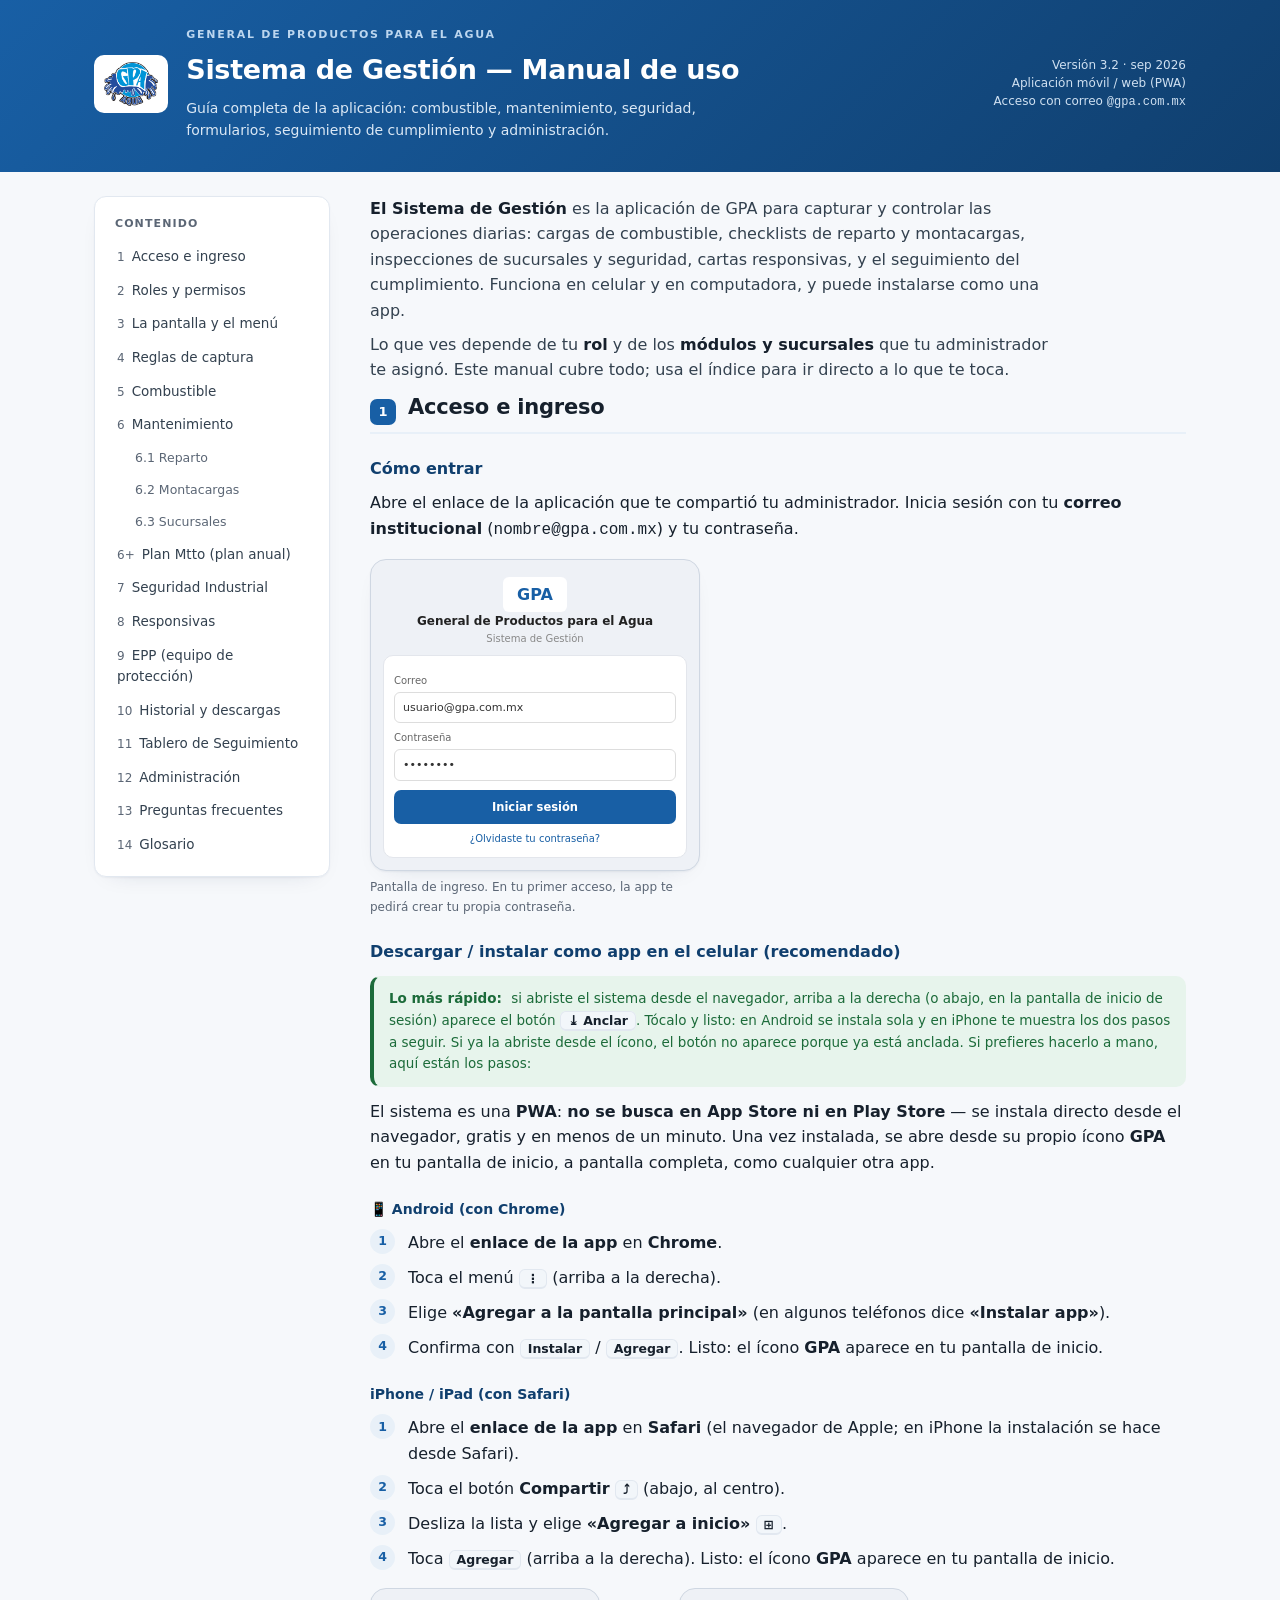
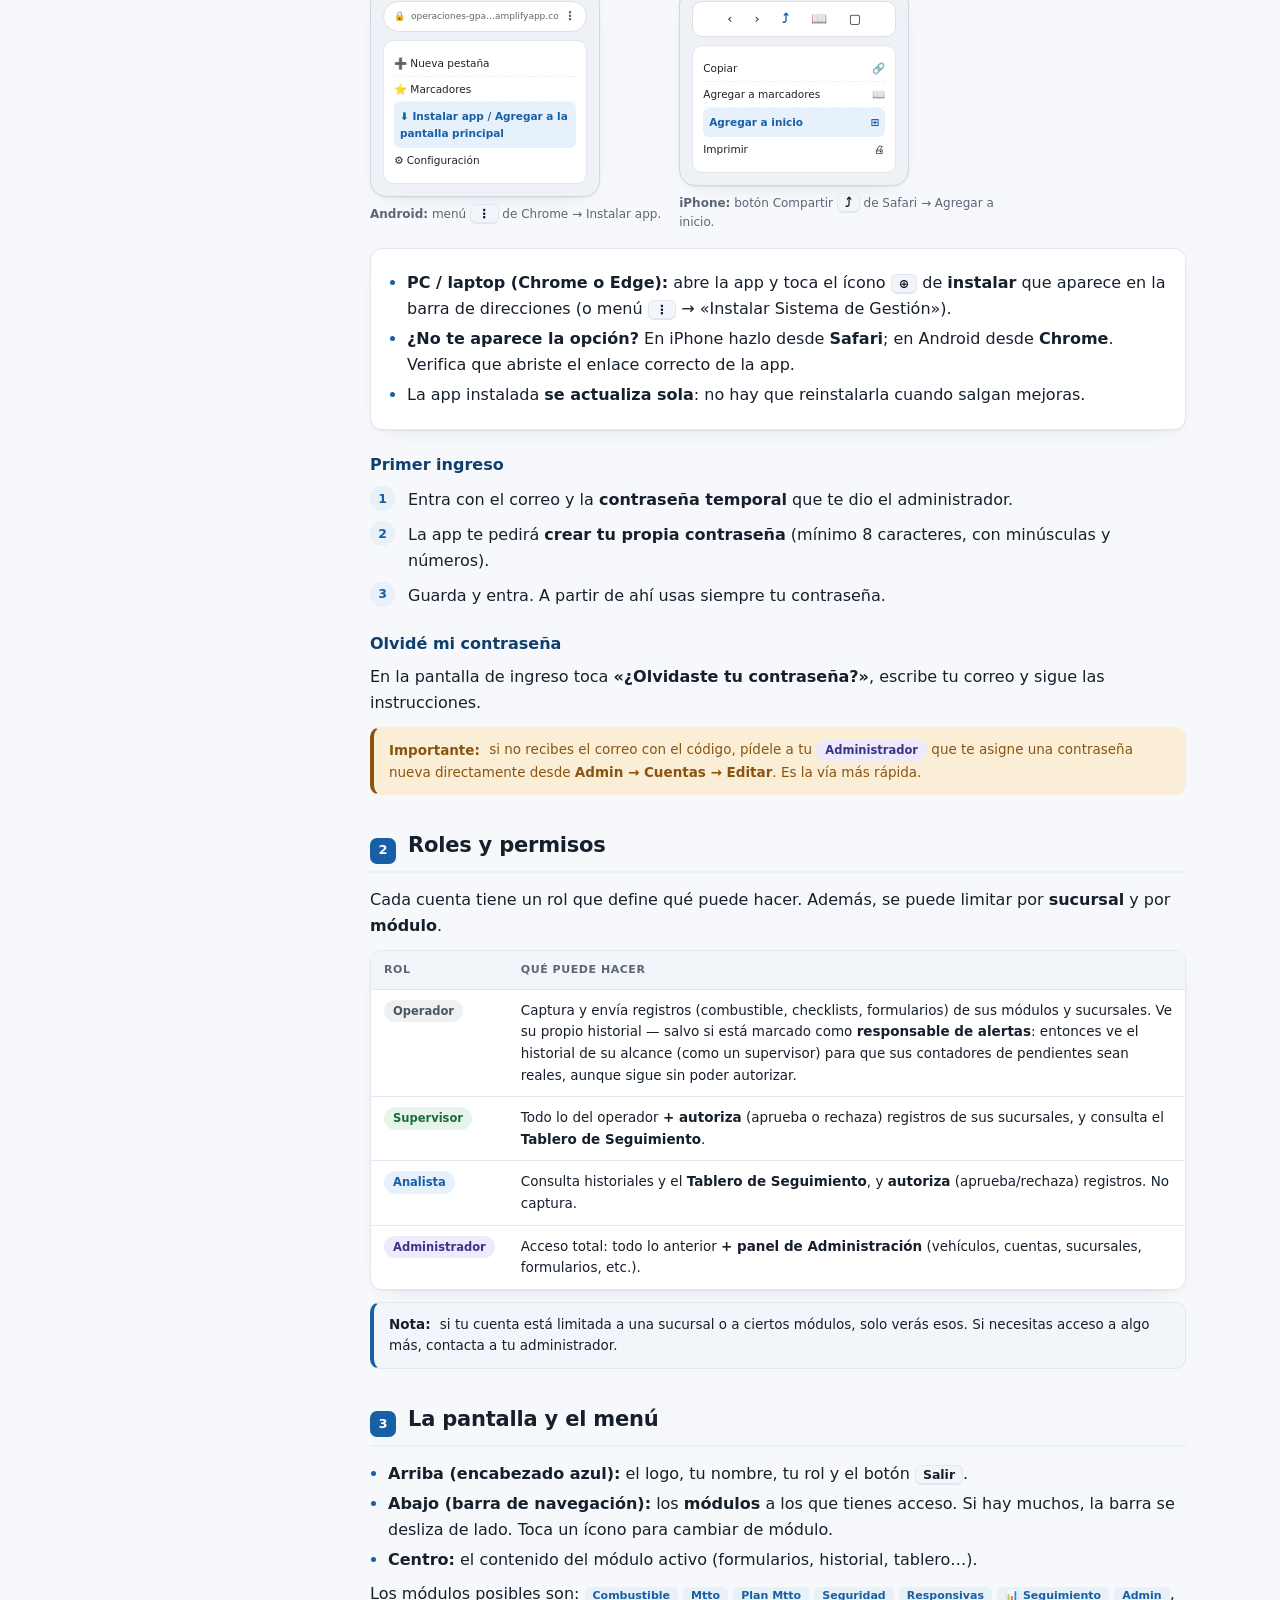
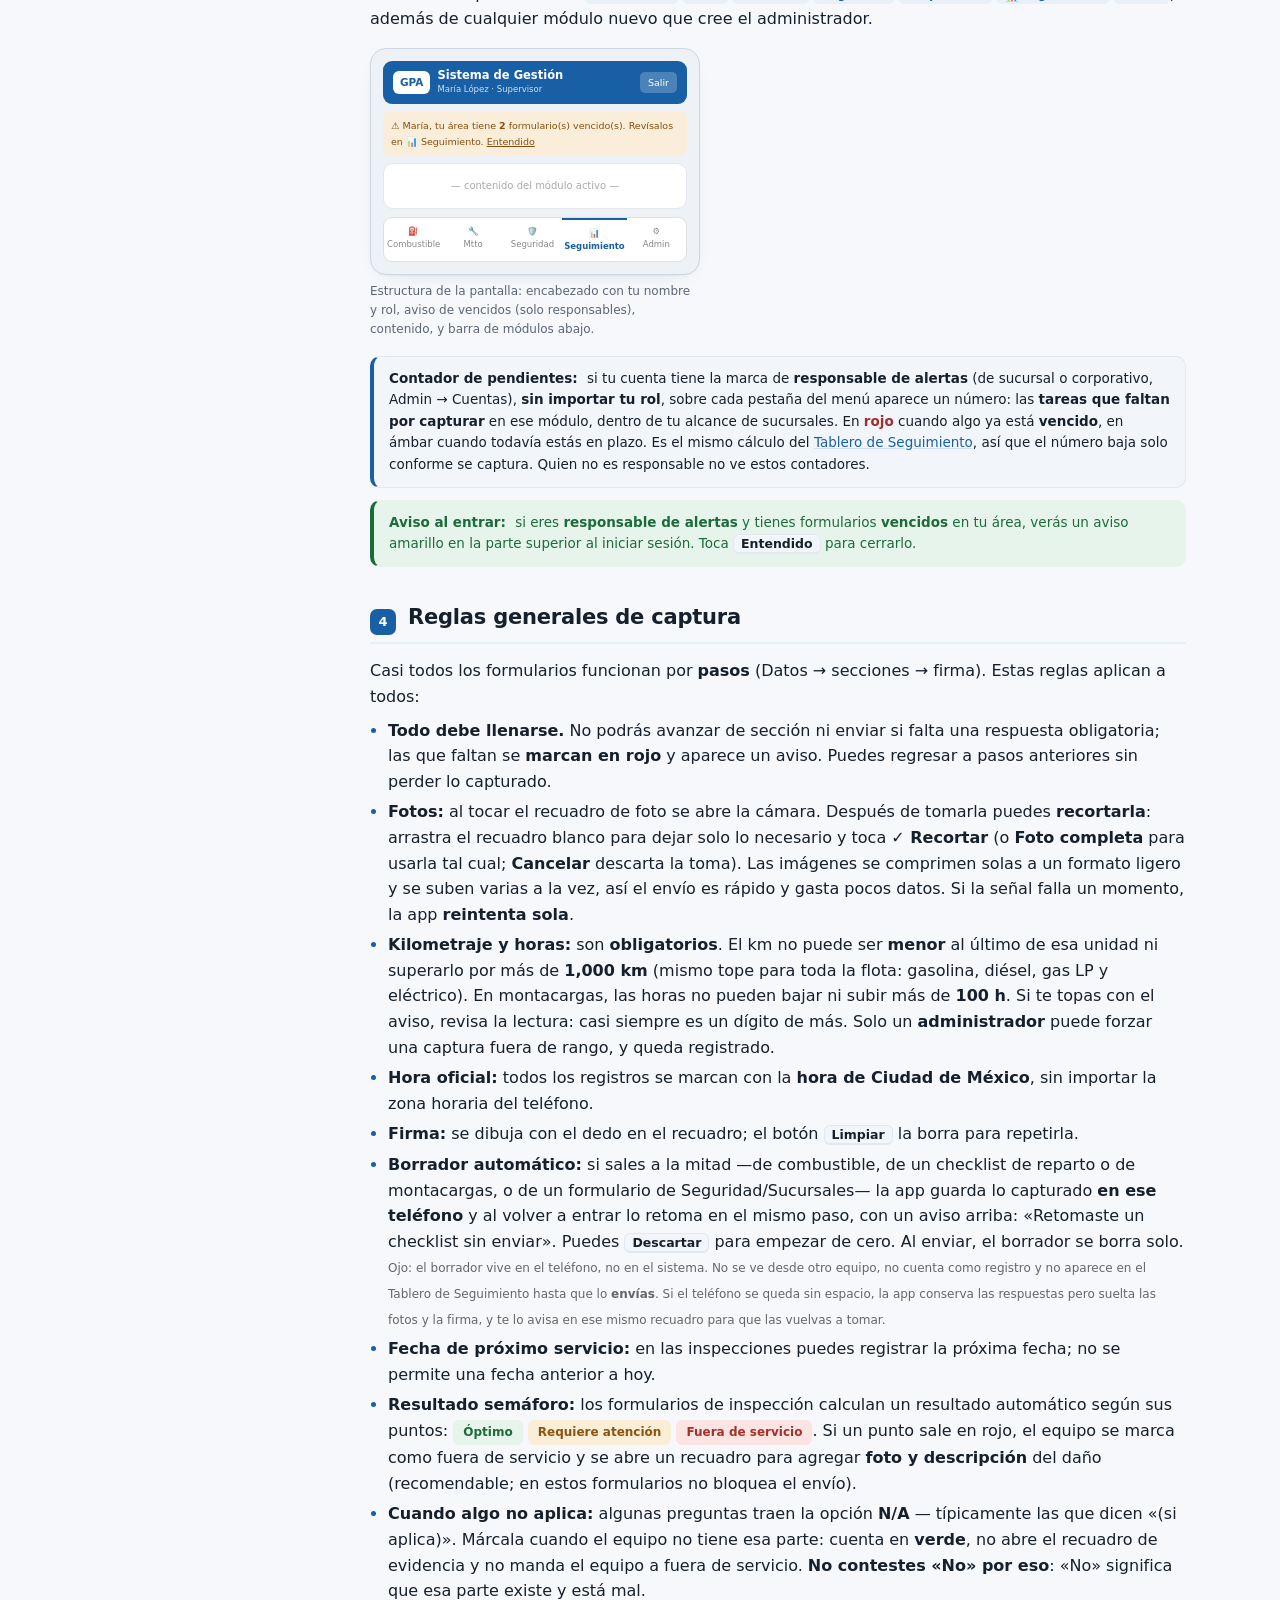
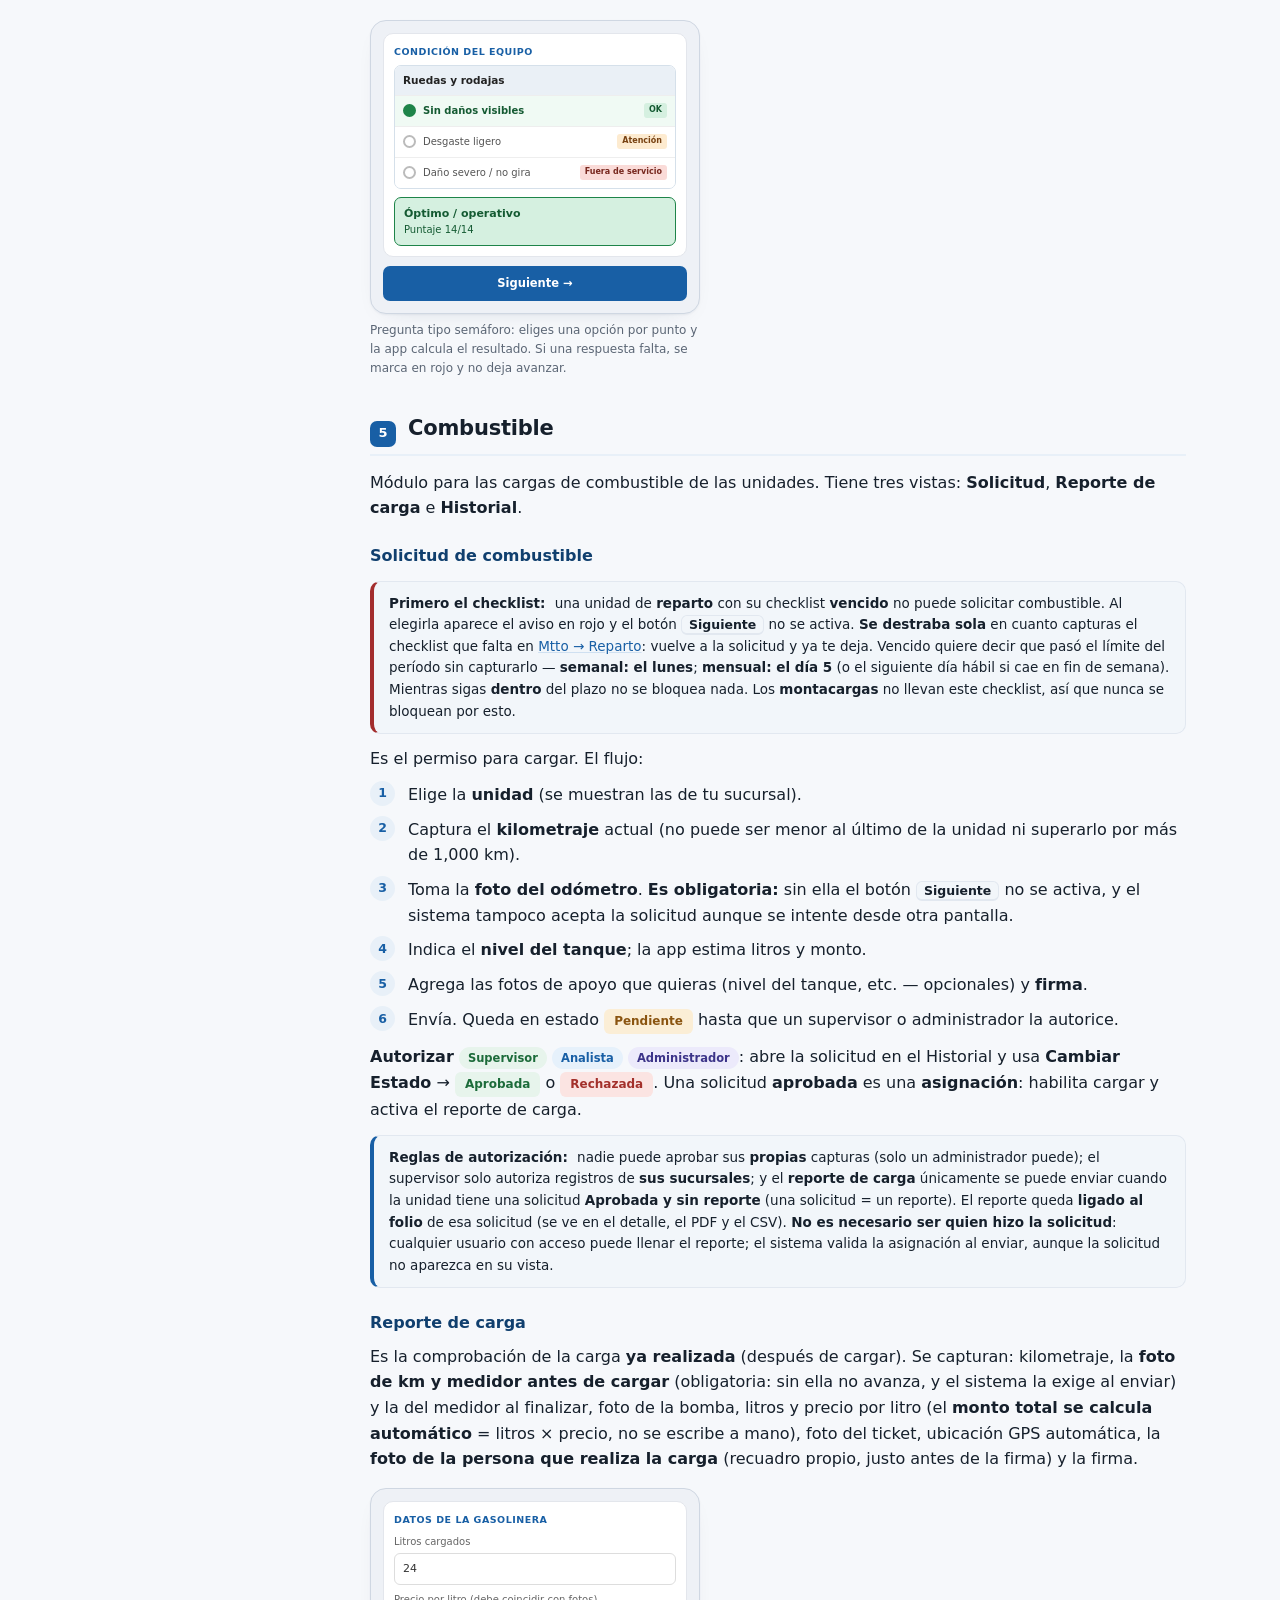
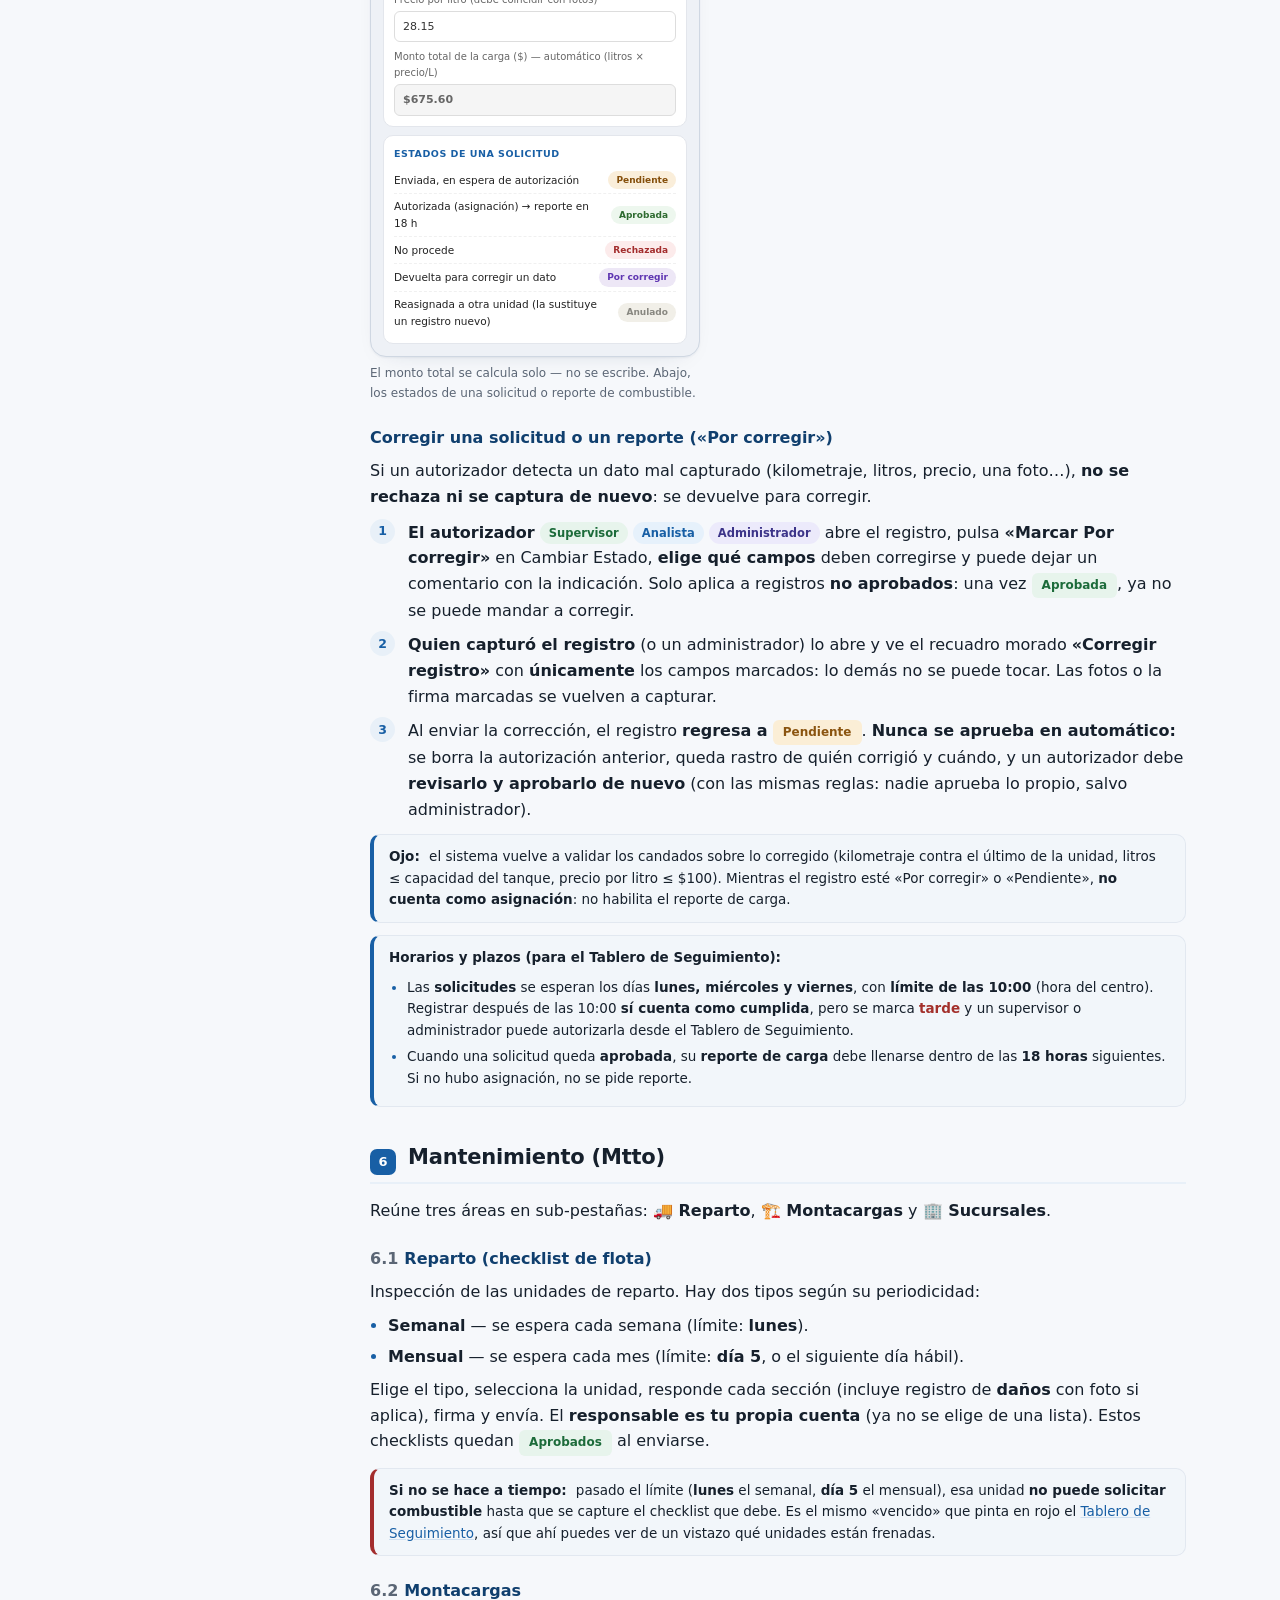
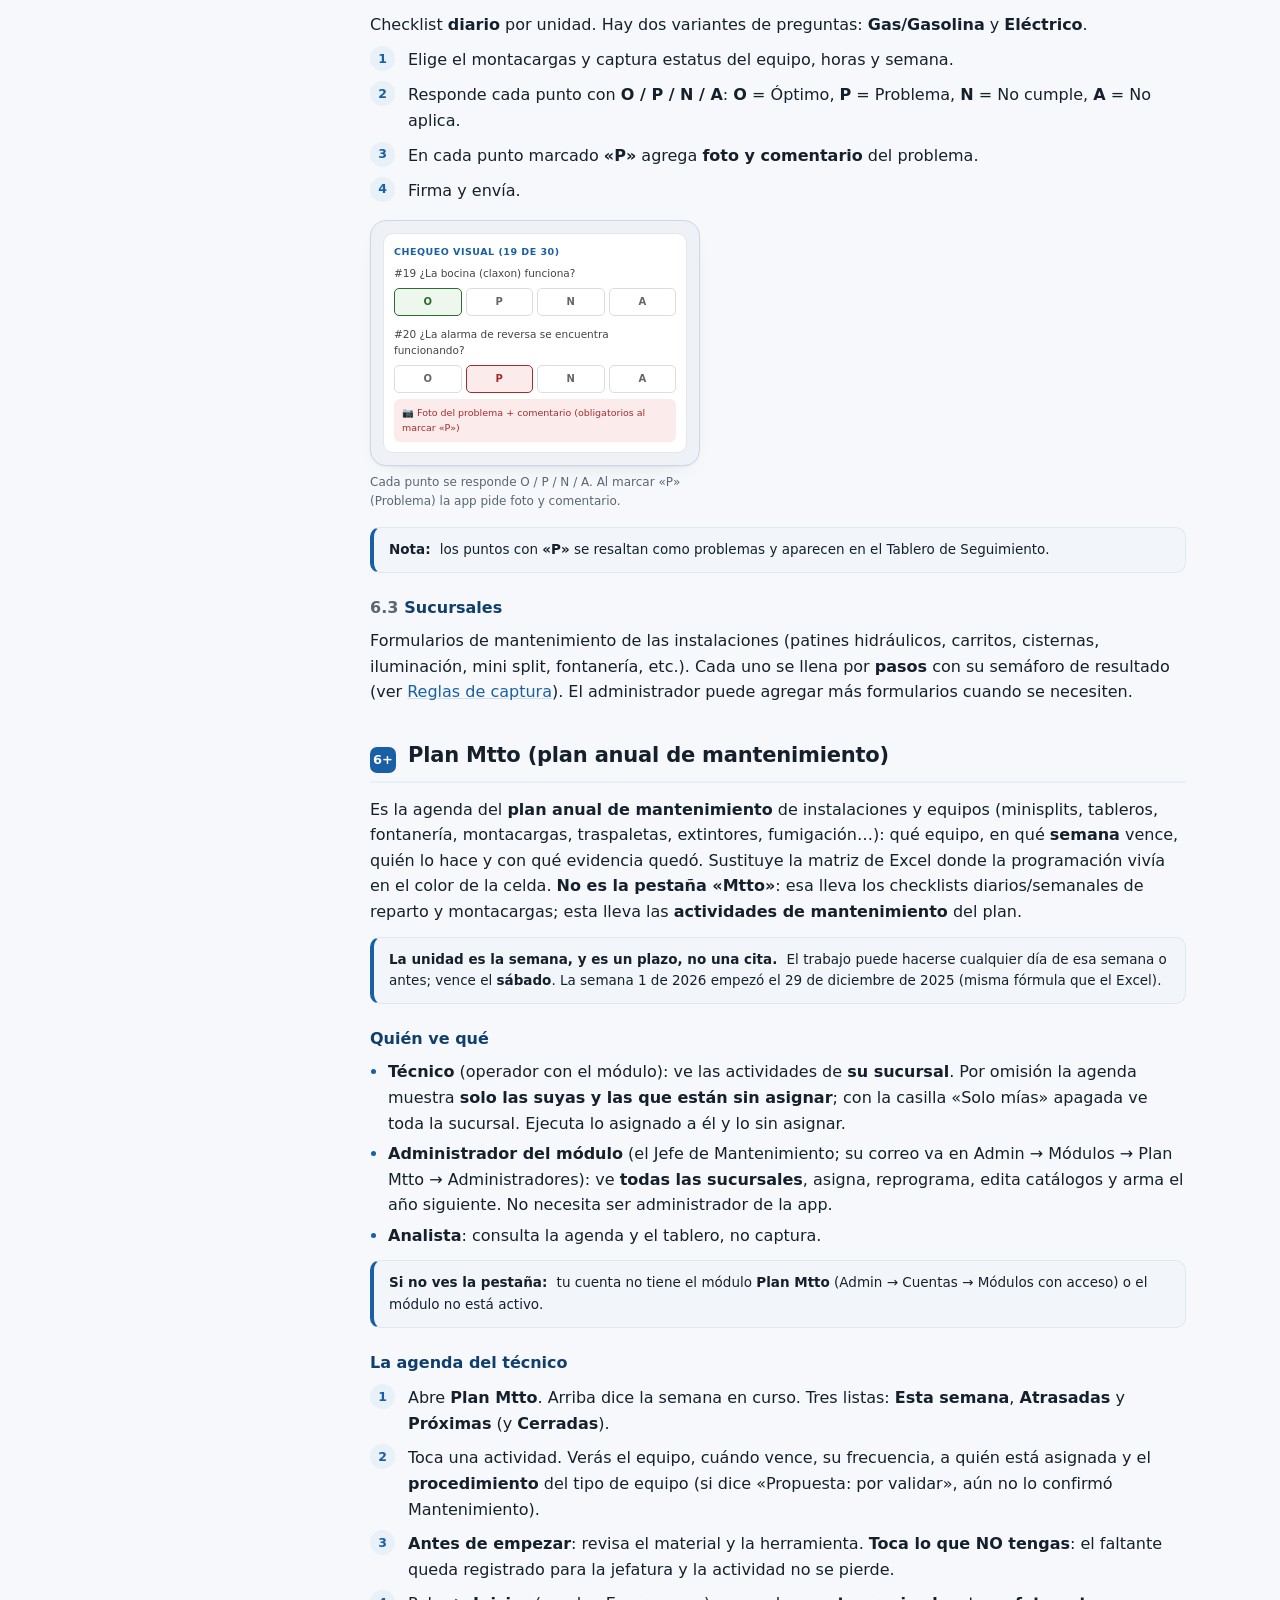
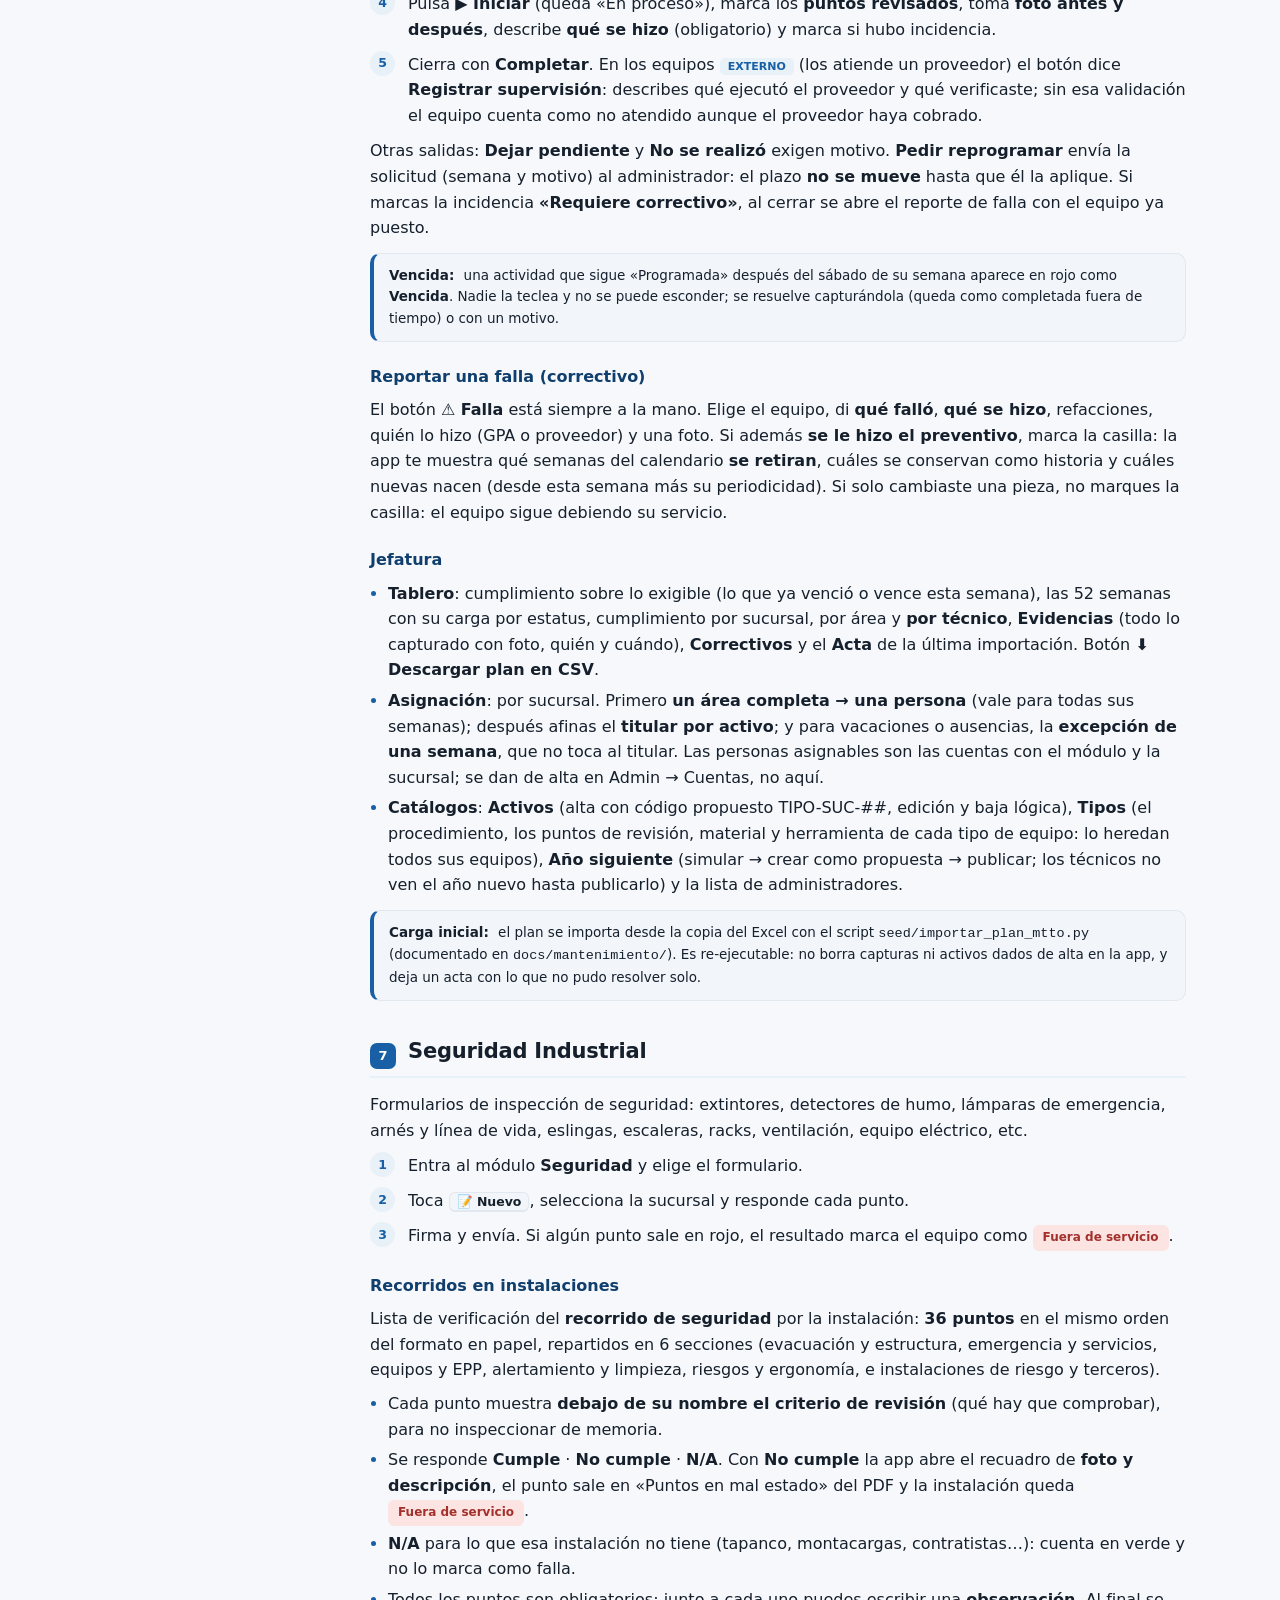
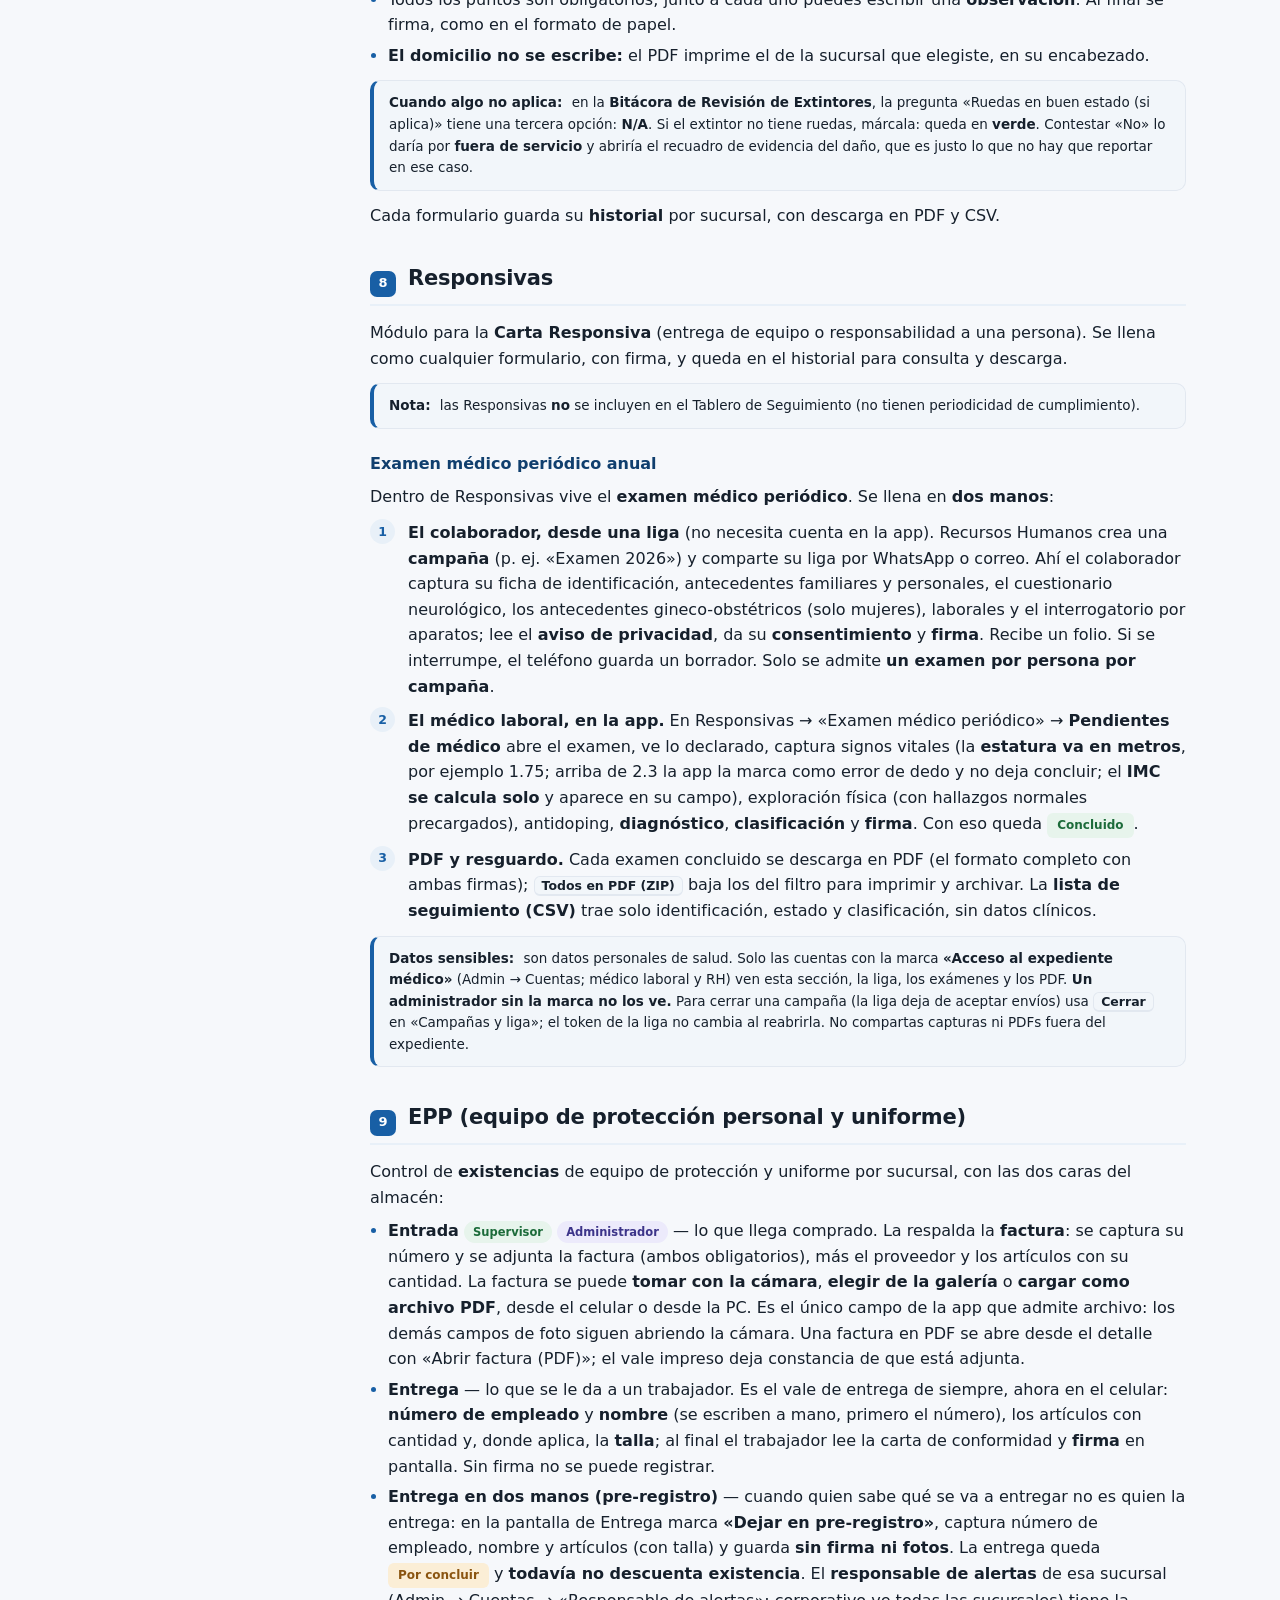
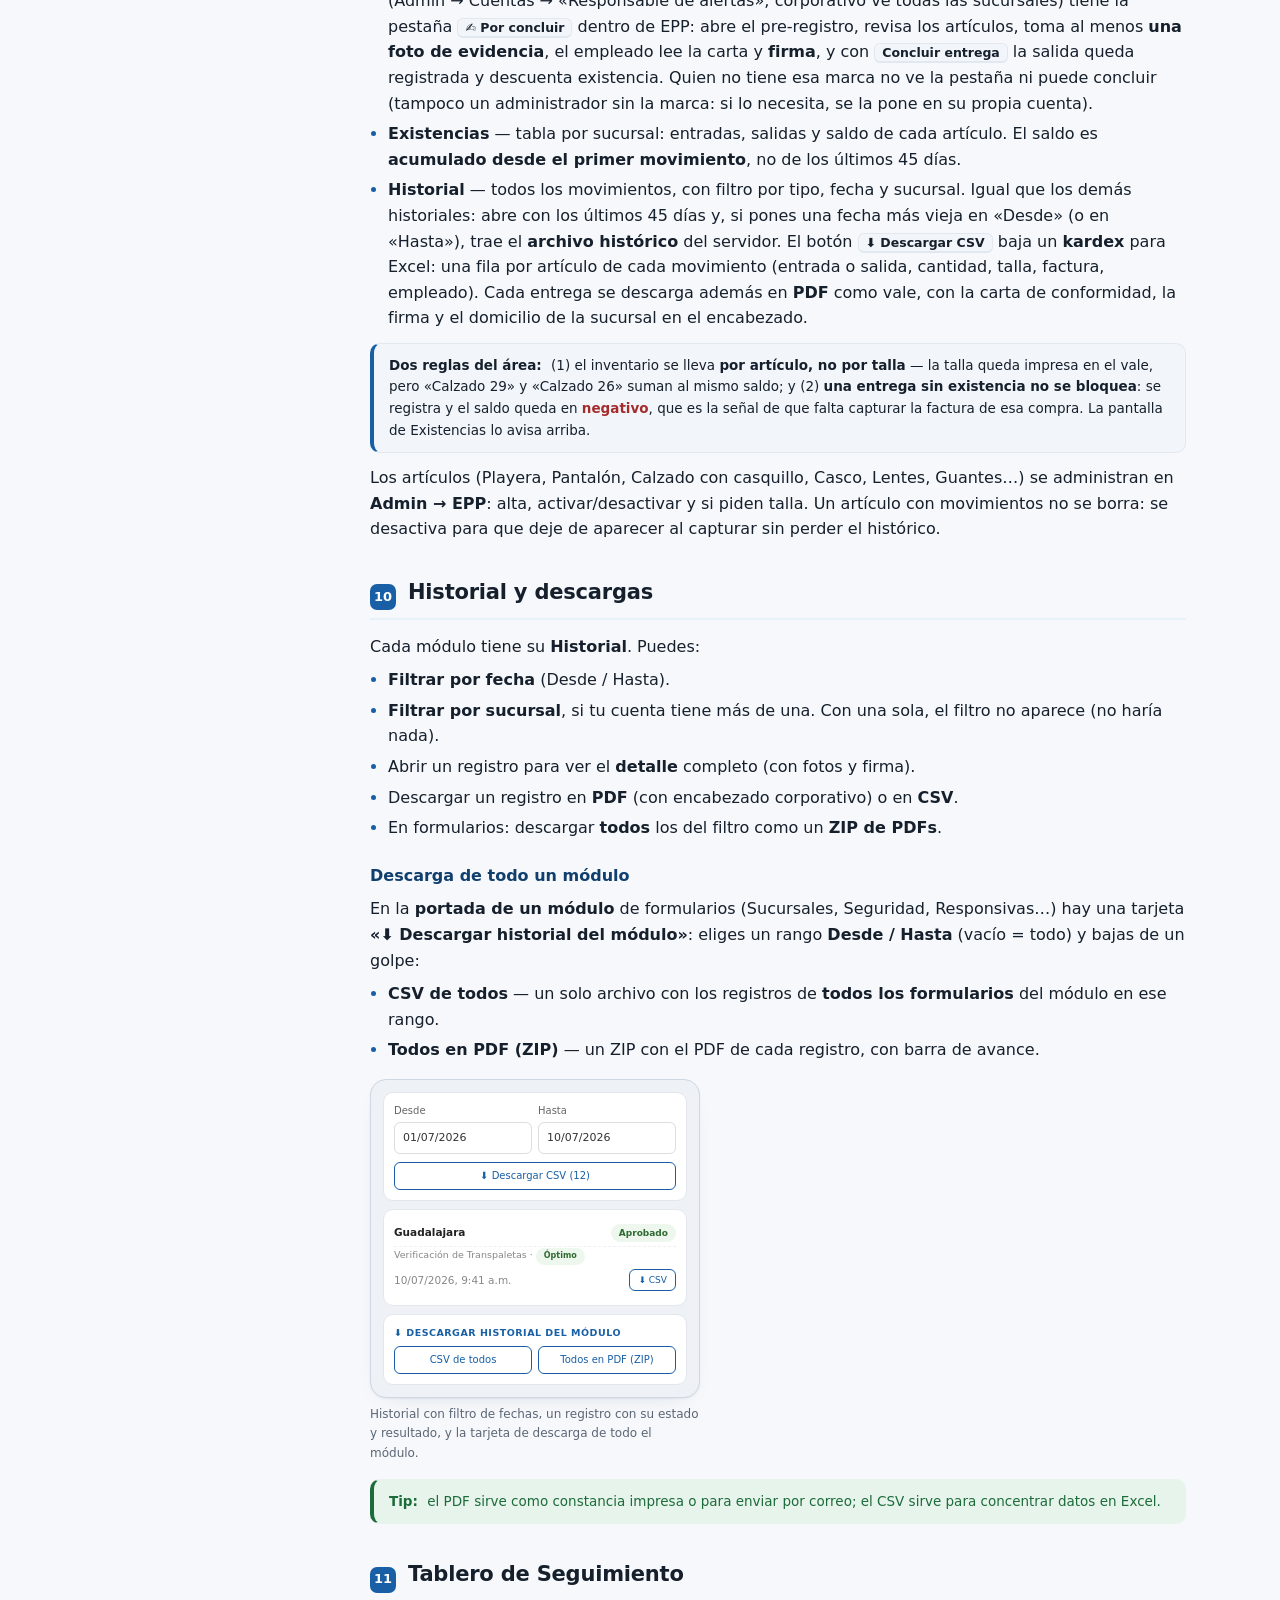
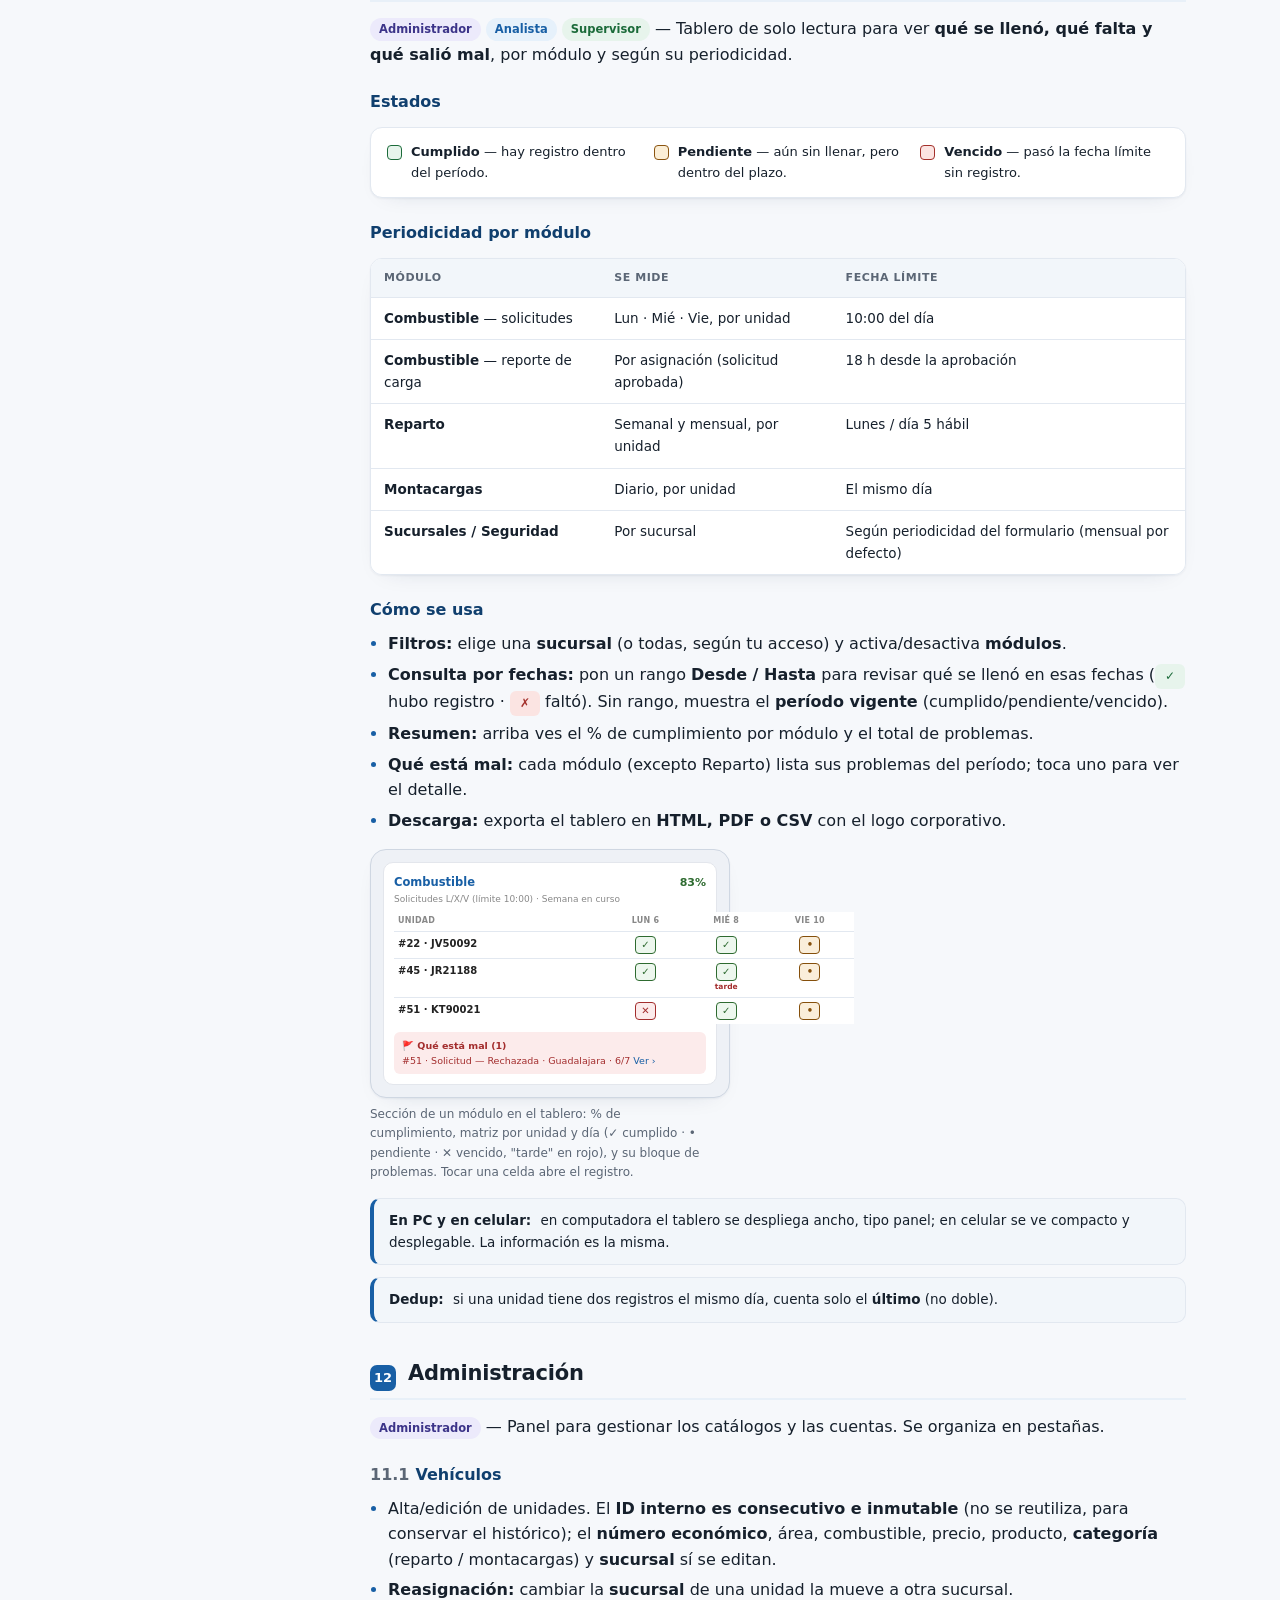
<file: Operaciones-GPA/frontend/manual.html>
<!doctype html>
<html lang="es">
<head>
<meta charset="utf-8"/>
<meta name="viewport" content="width=device-width, initial-scale=1"/>
<meta name="robots" content="noindex"/>
<title>Manual de uso — Sistema de Gestión GPA</title>
<link rel="icon" href="icon-192.png"/>
</head>
<body>
<style>
:root{
  --azul:#185FA5; --azul-d:#103f6e; --azul-soft:#e8f0f8; --azul-line:#cfe0f1;
  --bg:#f6f8fb; --surface:#ffffff; --surface-2:#f2f6fa;
  --ink:#16202c; --ink-2:#33414f; --muted:#5b6675; --line:#e2e8f0;
  --ok-bg:#e7f4ec; --ok-fg:#1c6b3a; --warn-bg:#fbeed6; --warn-fg:#8a5410; --bad-bg:#fbe4e2; --bad-fg:#a3302b;
  --rol-adm-bg:#eceafb; --rol-adm-fg:#3c3489;
  --rol-ana-bg:#e6f1fb; --rol-ana-fg:#185FA5;
  --rol-sup-bg:#e7f4ec; --rol-sup-fg:#1c6b3a;
  --rol-ope-bg:#eef0f2; --rol-ope-fg:#4b5563;
  --shadow:0 1px 2px rgba(16,40,70,.05),0 8px 24px -18px rgba(16,40,70,.25);
}
@media (prefers-color-scheme:dark){:root{
  --azul:#4b9fe6; --azul-d:#8fc2f0; --azul-soft:#12293f; --azul-line:#20415e;
  --bg:#0e131a; --surface:#161d27; --surface-2:#1b2531;
  --ink:#e9eef4; --ink-2:#c4cdd8; --muted:#93a0b1; --line:#26303d;
  --ok-bg:#123227; --ok-fg:#5fd39b; --warn-bg:#38290f; --warn-fg:#e6b45f; --bad-bg:#371d1d; --bad-fg:#f0938e;
  --rol-adm-bg:#211d3a; --rol-adm-fg:#b4abf0;
  --rol-ana-bg:#12293f; --rol-ana-fg:#7bbcf0;
  --rol-sup-bg:#123227; --rol-sup-fg:#5fd39b;
  --rol-ope-bg:#212932; --rol-ope-fg:#aab4c0;
  --shadow:0 1px 2px rgba(0,0,0,.4);
}}
:root[data-theme="light"]{--azul:#185FA5;--azul-d:#103f6e;--azul-soft:#e8f0f8;--azul-line:#cfe0f1;--bg:#f6f8fb;--surface:#fff;--surface-2:#f2f6fa;--ink:#16202c;--ink-2:#33414f;--muted:#5b6675;--line:#e2e8f0;--ok-bg:#e7f4ec;--ok-fg:#1c6b3a;--warn-bg:#fbeed6;--warn-fg:#8a5410;--bad-bg:#fbe4e2;--bad-fg:#a3302b;--rol-adm-bg:#eceafb;--rol-adm-fg:#3c3489;--rol-ana-bg:#e6f1fb;--rol-ana-fg:#185FA5;--rol-sup-bg:#e7f4ec;--rol-sup-fg:#1c6b3a;--rol-ope-bg:#eef0f2;--rol-ope-fg:#4b5563;--shadow:0 1px 2px rgba(16,40,70,.05),0 8px 24px -18px rgba(16,40,70,.25)}
:root[data-theme="dark"]{--azul:#4b9fe6;--azul-d:#8fc2f0;--azul-soft:#12293f;--azul-line:#20415e;--bg:#0e131a;--surface:#161d27;--surface-2:#1b2531;--ink:#e9eef4;--ink-2:#c4cdd8;--muted:#93a0b1;--line:#26303d;--ok-bg:#123227;--ok-fg:#5fd39b;--warn-bg:#38290f;--warn-fg:#e6b45f;--bad-bg:#371d1d;--bad-fg:#f0938e;--rol-adm-bg:#211d3a;--rol-adm-fg:#b4abf0;--rol-ana-bg:#12293f;--rol-ana-fg:#7bbcf0;--rol-sup-bg:#123227;--rol-sup-fg:#5fd39b;--rol-ope-bg:#212932;--rol-ope-fg:#aab4c0;--shadow:0 1px 2px rgba(0,0,0,.4)}

*{box-sizing:border-box}
html{scroll-behavior:smooth}
body{margin:0;background:var(--bg);color:var(--ink);
  font-family:system-ui,-apple-system,"Segoe UI",Roboto,Helvetica,Arial,sans-serif;
  line-height:1.6;-webkit-font-smoothing:antialiased;text-rendering:optimizeLegibility}
.mono{font-family:ui-monospace,"SF Mono","Cascadia Mono",Menlo,Consolas,monospace;font-variant-numeric:tabular-nums}

/* ── Encabezado ── */
header.top{background:linear-gradient(135deg,var(--azul) 0%,var(--azul-d) 100%);color:#fff}
.top-in{max-width:1140px;margin:0 auto;padding:26px 24px 30px;display:flex;align-items:center;gap:18px;flex-wrap:wrap}
.top .logo{background:#fff;border-radius:10px;padding:7px 10px;display:flex;flex-shrink:0}
.top .logo img{height:44px;width:auto;display:block}
.top .eyebrow{font-size:11px;font-weight:700;letter-spacing:.16em;text-transform:uppercase;color:#bcd6ef;margin:0 0 4px}
.top h1{margin:0;font-size:27px;font-weight:800;letter-spacing:-.01em;text-wrap:balance}
.top p{margin:6px 0 0;color:#dbe8f5;font-size:14px;max-width:60ch}
.top .meta{margin-left:auto;text-align:right;font-size:12px;color:#cfe0f1;line-height:1.5}

/* ── Rejilla general ── */
.shell{max-width:1140px;margin:0 auto;padding:0 24px 90px;display:grid;grid-template-columns:1fr;gap:28px}
@media(min-width:940px){.shell{grid-template-columns:236px 1fr;gap:40px;align-items:start}}

/* ── Índice ── */
nav.toc{background:var(--surface);border:1px solid var(--line);border-radius:12px;padding:14px 8px;margin-top:24px;box-shadow:var(--shadow)}
@media(min-width:940px){nav.toc{position:sticky;top:16px;max-height:calc(100vh - 32px);overflow:auto}}
.toc .tl{font-size:11px;font-weight:700;letter-spacing:.1em;text-transform:uppercase;color:var(--muted);padding:4px 12px 8px}
.toc a{display:block;padding:6px 12px;border-radius:7px;text-decoration:none;color:var(--ink-2);font-size:13.5px;font-weight:500;border-left:2px solid transparent}
.toc a:hover{background:var(--azul-soft);color:var(--azul)}
.toc a .n{color:var(--muted);font-variant-numeric:tabular-nums;margin-right:7px;font-size:12px}
.toc a.sub{padding-left:30px;font-size:12.5px;color:var(--muted)}

main{min-width:0;padding-top:24px}
.lede{font-size:16px;color:var(--ink-2);max-width:68ch;margin:0 0 8px}
.lede strong{color:var(--ink)}

/* ── Secciones ── */
section{scroll-margin-top:16px;margin-top:34px}
section:first-of-type{margin-top:8px}
.sh{display:flex;align-items:baseline;gap:12px;border-bottom:2px solid var(--azul-soft);padding-bottom:8px;margin-bottom:14px}
.sh .num{font-size:13px;font-weight:800;color:#fff;background:var(--azul);border-radius:7px;min-width:26px;height:26px;display:inline-flex;align-items:center;justify-content:center;font-variant-numeric:tabular-nums;flex-shrink:0;transform:translateY(2px)}
.sh h2{margin:0;font-size:21px;font-weight:800;letter-spacing:-.01em;color:var(--ink);text-wrap:balance}
h3{font-size:16px;font-weight:700;color:var(--azul-d);margin:22px 0 6px}
h3 .h3n{font-variant-numeric:tabular-nums;color:var(--muted);font-weight:700;margin-right:6px}
p{margin:8px 0}
main a{color:var(--azul);text-decoration-color:var(--azul-line)}

.card{background:var(--surface);border:1px solid var(--line);border-radius:12px;padding:16px 18px;margin:12px 0;box-shadow:var(--shadow)}
.card > :first-child{margin-top:0}.card > :last-child{margin-bottom:0}

/* ── Pasos ── */
ol.steps{counter-reset:s;list-style:none;padding:0;margin:10px 0;display:flex;flex-direction:column;gap:9px}
ol.steps > li{counter-increment:s;position:relative;padding-left:38px;min-height:26px}
ol.steps > li::before{content:counter(s);position:absolute;left:0;top:-1px;width:25px;height:25px;border-radius:50%;
  background:var(--azul-soft);color:var(--azul);font-size:12.5px;font-weight:700;display:flex;align-items:center;justify-content:center;font-variant-numeric:tabular-nums}
ul.bul{margin:8px 0;padding-left:18px}ul.bul li{margin:5px 0}
ul.bul li::marker{color:var(--azul)}

/* ── Chips y etiquetas ── */
.chip{display:inline-flex;align-items:center;gap:5px;font-size:11.5px;font-weight:700;padding:2px 9px;border-radius:20px;white-space:nowrap;vertical-align:middle}
.rol-adm{background:var(--rol-adm-bg);color:var(--rol-adm-fg)}
.rol-ana{background:var(--rol-ana-bg);color:var(--rol-ana-fg)}
.rol-sup{background:var(--rol-sup-bg);color:var(--rol-sup-fg)}
.rol-ope{background:var(--rol-ope-bg);color:var(--rol-ope-fg)}
.st{display:inline-flex;align-items:center;gap:6px;font-size:12px;font-weight:700;padding:3px 10px;border-radius:6px}
.st-ok{background:var(--ok-bg);color:var(--ok-fg)}.st-warn{background:var(--warn-bg);color:var(--warn-fg)}.st-bad{background:var(--bad-bg);color:var(--bad-fg)}
kbd{font-family:inherit;font-weight:600;font-size:12.5px;background:var(--surface-2);border:1px solid var(--line);border-bottom-width:2px;border-radius:6px;padding:1px 7px;color:var(--ink);white-space:nowrap}
.tag{font-size:11px;font-weight:700;padding:2px 8px;border-radius:5px;background:var(--azul-soft);color:var(--azul);white-space:nowrap}

/* ── Llamados ── */
.note,.tip,.warn{border-radius:10px;padding:11px 14px 11px 15px;margin:12px 0;font-size:13.5px;border:1px solid;border-left-width:4px}
.note{background:var(--surface-2);border-color:var(--line);border-left-color:var(--azul)}
.tip{background:var(--ok-bg);border-color:transparent;border-left-color:var(--ok-fg);color:var(--ok-fg)}
.warn{background:var(--warn-bg);border-color:transparent;border-left-color:var(--warn-fg);color:var(--warn-fg)}
.note b,.tip b,.warn b{font-weight:800}
.callout-t{font-weight:800;margin-right:5px}

/* ── Tablas ── */
.tbl-wrap{overflow-x:auto;margin:12px 0;border:1px solid var(--line);border-radius:12px;box-shadow:var(--shadow)}
table{width:100%;border-collapse:collapse;font-size:13.5px;background:var(--surface);min-width:460px}
th,td{text-align:left;padding:10px 13px;border-bottom:1px solid var(--line);vertical-align:top}
thead th{background:var(--surface-2);font-size:11px;text-transform:uppercase;letter-spacing:.05em;color:var(--muted);font-weight:700;white-space:nowrap}
tbody tr:last-child td{border-bottom:none}
td b{color:var(--ink)}
.tbl-wrap.tight table{min-width:0}

/* ── Leyenda de estados ── */
.legend{display:flex;flex-wrap:wrap;gap:10px 18px;padding:14px 16px;background:var(--surface);border:1px solid var(--line);border-radius:12px;margin:12px 0;box-shadow:var(--shadow)}
.legend .li{display:flex;gap:9px;align-items:flex-start;font-size:13px;flex:1 1 210px;min-width:200px}
.dot{width:15px;height:15px;border-radius:4px;flex-shrink:0;margin-top:3px;border:1px solid}
.d-ok{background:var(--ok-bg);border-color:var(--ok-fg)}.d-warn{background:var(--warn-bg);border-color:var(--warn-fg)}.d-bad{background:var(--bad-bg);border-color:var(--bad-fg)}
.legend .li b{color:var(--ink)}

footer{max-width:1140px;margin:0 auto;padding:22px 24px 40px;color:var(--muted);font-size:12.5px;border-top:1px solid var(--line)}

/* ── Ilustraciones de pantalla (recreación fiel de la app; siempre en claro, como una captura) ── */
.fig{margin:16px 0;break-inside:avoid}
.figrow{display:flex;flex-wrap:wrap;gap:18px;align-items:flex-start}
.frame{background:#eef1f6;border:1px solid #cfd7e2;border-radius:16px;padding:12px;width:100%;max-width:330px;font-size:12px;color:#222;font-variant-numeric:tabular-nums;box-shadow:var(--shadow)}
.cap{font-size:12px;color:var(--muted);margin-top:7px;max-width:330px}
.s-hdr{background:#185FA5;color:#fff;border-radius:9px;padding:8px 10px;display:flex;align-items:center;justify-content:space-between;gap:8px}
.s-hl{display:flex;align-items:center;gap:7px}
.s-logo{background:#fff;color:#185FA5;font-weight:800;border-radius:6px;padding:3px 7px;font-size:10.5px}
.s-tt{font-size:11.5px;font-weight:700;line-height:1.2}
.s-sub{font-size:8.5px;opacity:.8}
.s-salir{background:rgba(255,255,255,.22);border-radius:5px;padding:3px 8px;font-size:9.5px}
.s-card{background:#fff;border:1px solid #e3e6ec;border-radius:10px;padding:10px;margin-top:8px}
.s-ct{font-size:9.5px;font-weight:700;color:#185FA5;text-transform:uppercase;letter-spacing:.5px;margin-bottom:6px}
.s-lbl{font-size:10px;color:#666;margin:7px 0 3px}
.s-input{border:1px solid #ddd;border-radius:6px;padding:6px 8px;font-size:11px;color:#333;background:#fff}
.s-input.dis{background:#f5f5f5;color:#666;font-weight:600}
.s-btn{background:#185FA5;color:#fff;border-radius:7px;padding:8px;text-align:center;font-weight:600;font-size:11.5px;margin-top:9px}
.s-link{text-align:center;font-size:10px;color:#185FA5;margin-top:7px}
.s-nav{display:flex;background:#fff;border:1px solid #e0e0e0;border-radius:9px;margin-top:8px;overflow:hidden}
.s-nav div{flex:1;text-align:center;font-size:8.5px;color:#888;padding:7px 2px;line-height:1.6}
.s-nav div.on{color:#185FA5;border-top:2px solid #185FA5;font-weight:700}
.s-bdg{display:inline-block;border-radius:99px;font-size:9px;font-weight:700;padding:2px 8px;white-space:nowrap}
.s-ok{background:#EDF7EE;color:#2E6B30}.s-pe{background:#FAEEDA;color:#854F0B}.s-rj{background:#FCEBEB;color:#A32D2D}.s-ad{background:#EEEDFE;color:#3C3489}.s-op{background:#F1EFE8;color:#444}
.s-row{display:flex;justify-content:space-between;align-items:center;font-size:10.5px;padding:4px 0;border-bottom:1px dashed #f0f0f0;gap:8px}
.s-row:last-child{border-bottom:none}
.s-row .mut2{color:#888}
.s-es{border:1px solid #d5e0ea;border-radius:7px;overflow:hidden;margin-top:6px}
.s-esh{background:#eaf0f6;padding:6px 8px;font-weight:700;font-size:10.5px;color:#222}
.s-eso{display:flex;align-items:center;gap:7px;padding:7px 8px;border-top:1px solid #eee;background:#fff;font-size:10px;color:#555}
.s-rad{width:13px;height:13px;border-radius:50%;border:2px solid #bbb;flex-shrink:0}
.s-eso.sel{background:#f0faf4;color:#145a32;font-weight:700}
.s-eso.sel .s-rad{border-color:#1e8449;background:#1e8449}
.s-esb{margin-left:auto;font-size:8px;font-weight:700;border-radius:3px;padding:1px 5px;white-space:nowrap}
.s-eb-ok{background:#d5f0e0;color:#145a32}.s-eb-warn{background:#fdebd0;color:#784212}.s-eb-bad{background:#fadbd8;color:#78281f}
.s-score{background:#d5f0e0;border:1px solid #1e8449;border-radius:7px;padding:7px 9px;margin-top:8px;font-size:10px;color:#145a32}
.s-score b{font-size:11px}
.s-opna{display:flex;gap:4px;margin-top:6px}
.s-opna span{flex:1;text-align:center;border:1px solid #ddd;border-radius:5px;padding:5px 2px;font-weight:700;font-size:10px;background:#fff;color:#666}
.s-opna .selO{background:#EDF7EE;border-color:#2E6B30;color:#2E6B30}
.s-bs2{border:1px solid #185FA5;color:#185FA5;background:#fff;border-radius:6px;padding:5px 10px;font-size:10px;text-align:center}
.s-tbl{width:100%;border-collapse:collapse;font-size:10px;margin-top:6px}
.s-tbl th{color:#888;font-size:8px;text-transform:uppercase;letter-spacing:.03em;padding:3px 4px;text-align:center}
.s-tbl td{text-align:center;padding:4px;border-top:1px solid #f0f0f0}
.s-tbl td:first-child,.s-tbl th:first-child{text-align:left;font-weight:600}
.s-cel{display:inline-flex;width:21px;height:18px;border-radius:4px;align-items:center;justify-content:center;font-size:10px;font-weight:700;border:1px solid}
.s-cok{background:#EDF7EE;color:#2E6B30;border-color:#2E6B30}
.s-cpe{background:#FAEEDA;color:#854F0B;border-color:#854F0B}
.s-crj{background:#FCEBEB;color:#A32D2D;border-color:#A32D2D}
.s-r2{display:flex;gap:6px}.s-r2>*{flex:1}
.s-warnbx{background:#FAEEDA;color:#854F0B;border-radius:6px;padding:6px 8px;font-size:9.5px;margin-top:8px}

/* ── Impresión ── */
@media print{
  :root{--bg:#fff;--surface:#fff;--shadow:none}
  body{background:#fff}
  header.top{background:none;color:#000;border-bottom:2px solid #185FA5}
  .top .eyebrow{color:#185FA5}.top h1{color:#103f6e}.top p,.top .meta{color:#444}
  .top .logo{padding:0}
  nav.toc{display:none}
  .shell{display:block;max-width:100%;padding:0 4px}
  main{padding-top:8px}
  .card,.tbl-wrap,.legend{box-shadow:none;break-inside:avoid}
  section{break-inside:auto}.sh{break-after:avoid}
  a{color:#103f6e}
}
</style>

<header class="top">
  <div class="top-in">
    <span class="logo"><img src="[data-uri]" alt="GPA — General de Productos para el Agua"/></span>
    <div>
      <p class="eyebrow">General de Productos para el Agua</p>
      <h1>Sistema de Gestión — Manual de uso</h1>
      <p>Guía completa de la aplicación: combustible, mantenimiento, seguridad, formularios, seguimiento de cumplimiento y administración.</p>
    </div>
    <div class="meta">
      Versión 3.2 · sep 2026<br/>Aplicación móvil / web (PWA)<br/>Acceso con correo <span class="mono">@gpa.com.mx</span>
    </div>
  </div>
</header>

<div class="shell">
  <nav class="toc" aria-label="Índice">
    <div class="tl">Contenido</div>
    <a href="#s1"><span class="n">1</span>Acceso e ingreso</a>
    <a href="#s2"><span class="n">2</span>Roles y permisos</a>
    <a href="#s3"><span class="n">3</span>La pantalla y el menú</a>
    <a href="#s4"><span class="n">4</span>Reglas de captura</a>
    <a href="#s5"><span class="n">5</span>Combustible</a>
    <a href="#s6"><span class="n">6</span>Mantenimiento</a>
    <a class="sub" href="#s6-1">6.1 Reparto</a>
    <a class="sub" href="#s6-2">6.2 Montacargas</a>
    <a class="sub" href="#s6-3">6.3 Sucursales</a>
    <a href="#s6b"><span class="n">6+</span>Plan Mtto (plan anual)</a>
    <a href="#s7"><span class="n">7</span>Seguridad Industrial</a>
    <a href="#s8"><span class="n">8</span>Responsivas</a>
    <a href="#sepp"><span class="n">9</span>EPP (equipo de protección)</a>
    <a href="#s9"><span class="n">10</span>Historial y descargas</a>
    <a href="#s10"><span class="n">11</span>Tablero de Seguimiento</a>
    <a href="#s11"><span class="n">12</span>Administración</a>
    <a href="#s12"><span class="n">13</span>Preguntas frecuentes</a>
    <a href="#s13"><span class="n">14</span>Glosario</a>
  </nav>

  <main>
    <p class="lede"><strong>El Sistema de Gestión</strong> es la aplicación de GPA para capturar y controlar las operaciones diarias: cargas de combustible, checklists de reparto y montacargas, inspecciones de sucursales y seguridad, cartas responsivas, y el seguimiento del cumplimiento. Funciona en celular y en computadora, y puede instalarse como una app.</p>
    <p class="lede">Lo que ves depende de tu <strong>rol</strong> y de los <strong>módulos y sucursales</strong> que tu administrador te asignó. Este manual cubre todo; usa el índice para ir directo a lo que te toca.</p>

    <!-- 1 -->
    <section id="s1">
      <div class="sh"><span class="num">1</span><h2>Acceso e ingreso</h2></div>

      <h3>Cómo entrar</h3>
      <p>Abre el enlace de la aplicación que te compartió tu administrador. Inicia sesión con tu <b>correo institucional</b> (<span class="mono">nombre@gpa.com.mx</span>) y tu contraseña.</p>
      <div class="fig">
        <div class="frame">
          <div style="text-align:center;padding:10px 0 4px"><span class="s-logo" style="font-size:16px;padding:8px 14px">GPA</span></div>
          <div style="text-align:center;font-weight:700;font-size:12px">General de Productos para el Agua</div>
          <div style="text-align:center;font-size:10px;color:#888;margin-bottom:6px">Sistema de Gestión</div>
          <div class="s-card">
            <div class="s-lbl">Correo</div><div class="s-input">usuario@gpa.com.mx</div>
            <div class="s-lbl">Contraseña</div><div class="s-input">••••••••</div>
            <div class="s-btn">Iniciar sesión</div>
            <div class="s-link">¿Olvidaste tu contraseña?</div>
          </div>
        </div>
        <div class="cap">Pantalla de ingreso. En tu primer acceso, la app te pedirá crear tu propia contraseña.</div>
      </div>

      <h3>Descargar / instalar como app en el celular (recomendado)</h3>
      <div class="tip"><span class="callout-t">Lo más rápido:</span> si abriste el sistema desde el
      navegador, arriba a la derecha (o abajo, en la pantalla de inicio de sesión) aparece el botón
      <kbd>⤓ Anclar</kbd>. Tócalo y listo: en Android se instala sola y en iPhone te muestra los dos
      pasos a seguir. Si ya la abriste desde el ícono, el botón no aparece porque ya está anclada.
      Si prefieres hacerlo a mano, aquí están los pasos:</div>
      <p>El sistema es una <b>PWA</b>: <b>no se busca en App Store ni en Play Store</b> — se instala directo desde el navegador, gratis y en menos de un minuto. Una vez instalada, se abre desde su propio ícono <b>GPA</b> en tu pantalla de inicio, a pantalla completa, como cualquier otra app.</p>

      <h3 style="font-size:14px">📱 Android (con Chrome)</h3>
      <ol class="steps">
        <li>Abre el <b>enlace de la app</b> en <b>Chrome</b>.</li>
        <li>Toca el menú <kbd>⋮</kbd> (arriba a la derecha).</li>
        <li>Elige <b>«Agregar a la pantalla principal»</b> (en algunos teléfonos dice <b>«Instalar app»</b>).</li>
        <li>Confirma con <kbd>Instalar</kbd> / <kbd>Agregar</kbd>. Listo: el ícono <b>GPA</b> aparece en tu pantalla de inicio.</li>
      </ol>

      <h3 style="font-size:14px"> iPhone / iPad (con Safari)</h3>
      <ol class="steps">
        <li>Abre el <b>enlace de la app</b> en <b>Safari</b> (el navegador de Apple; en iPhone la instalación se hace desde Safari).</li>
        <li>Toca el botón <b>Compartir</b> <kbd>⤴</kbd> (abajo, al centro).</li>
        <li>Desliza la lista y elige <b>«Agregar a inicio»</b> <kbd>⊞</kbd>.</li>
        <li>Toca <kbd>Agregar</kbd> (arriba a la derecha). Listo: el ícono <b>GPA</b> aparece en tu pantalla de inicio.</li>
      </ol>

      <div class="fig figrow">
        <div>
          <div class="frame" style="max-width:230px">
            <div style="display:flex;align-items:center;gap:6px;background:#fff;border:1px solid #e0e0e0;border-radius:20px;padding:5px 10px;font-size:9px;color:#666"><span>🔒</span><span style="flex:1;overflow:hidden;white-space:nowrap">operaciones-gpa…amplifyapp.com</span><b style="font-size:12px">⋮</b></div>
            <div class="s-card">
              <div class="s-row"><span>➕ Nueva pestaña</span></div>
              <div class="s-row"><span>⭐ Marcadores</span></div>
              <div class="s-row" style="background:#E6F1FB;border-radius:6px;padding:6px 6px;border:none"><span style="color:#185FA5;font-weight:700">⬇ Instalar app / Agregar a la pantalla principal</span></div>
              <div class="s-row" style="border:none"><span>⚙️ Configuración</span></div>
            </div>
          </div>
          <div class="cap"><b>Android:</b> menú <kbd>⋮</kbd> de Chrome → Instalar app.</div>
        </div>
        <div>
          <div class="frame" style="max-width:230px">
            <div style="display:flex;align-items:center;justify-content:center;gap:22px;background:#fff;border:1px solid #e0e0e0;border-radius:10px;padding:7px;font-size:13px"><span>‹</span><span>›</span><span style="color:#185FA5;font-weight:800">⤴</span><span>📖</span><span>▢</span></div>
            <div class="s-card">
              <div class="s-row"><span>Copiar</span><span>🔗</span></div>
              <div class="s-row"><span>Agregar a marcadores</span><span>📖</span></div>
              <div class="s-row" style="background:#E6F1FB;border-radius:6px;padding:6px 6px;border:none"><span style="color:#185FA5;font-weight:700">Agregar a inicio</span><span style="color:#185FA5;font-weight:700">⊞</span></div>
              <div class="s-row" style="border:none"><span>Imprimir</span><span>🖨</span></div>
            </div>
          </div>
          <div class="cap"><b>iPhone:</b> botón Compartir <kbd>⤴</kbd> de Safari → Agregar a inicio.</div>
        </div>
      </div>

      <div class="card">
        <ul class="bul">
          <li><b>PC / laptop (Chrome o Edge):</b> abre la app y toca el ícono <kbd>⊕</kbd> de <b>instalar</b> que aparece en la barra de direcciones (o menú <kbd>⋮</kbd> → «Instalar Sistema de Gestión»).</li>
          <li><b>¿No te aparece la opción?</b> En iPhone hazlo desde <b>Safari</b>; en Android desde <b>Chrome</b>. Verifica que abriste el enlace correcto de la app.</li>
          <li>La app instalada <b>se actualiza sola</b>: no hay que reinstalarla cuando salgan mejoras.</li>
        </ul>
      </div>

      <h3>Primer ingreso</h3>
      <ol class="steps">
        <li>Entra con el correo y la <b>contraseña temporal</b> que te dio el administrador.</li>
        <li>La app te pedirá <b>crear tu propia contraseña</b> (mínimo 8 caracteres, con minúsculas y números).</li>
        <li>Guarda y entra. A partir de ahí usas siempre tu contraseña.</li>
      </ol>

      <h3>Olvidé mi contraseña</h3>
      <p>En la pantalla de ingreso toca <b>«¿Olvidaste tu contraseña?»</b>, escribe tu correo y sigue las instrucciones.</p>
      <div class="warn"><span class="callout-t">Importante:</span> si no recibes el correo con el código, pídele a tu <span class="chip rol-adm">Administrador</span> que te asigne una contraseña nueva directamente desde <b>Admin → Cuentas → Editar</b>. Es la vía más rápida.</div>
    </section>

    <!-- 2 -->
    <section id="s2">
      <div class="sh"><span class="num">2</span><h2>Roles y permisos</h2></div>
      <p>Cada cuenta tiene un rol que define qué puede hacer. Además, se puede limitar por <b>sucursal</b> y por <b>módulo</b>.</p>
      <div class="tbl-wrap">
        <table>
          <thead><tr><th>Rol</th><th>Qué puede hacer</th></tr></thead>
          <tbody>
            <tr><td><span class="chip rol-ope">Operador</span></td><td>Captura y envía registros (combustible, checklists, formularios) de sus módulos y sucursales. Ve su propio historial — salvo si está marcado como <b>responsable de alertas</b>: entonces ve el historial de su alcance (como un supervisor) para que sus contadores de pendientes sean reales, aunque sigue sin poder autorizar.</td></tr>
            <tr><td><span class="chip rol-sup">Supervisor</span></td><td>Todo lo del operador <b>+ autoriza</b> (aprueba o rechaza) registros de sus sucursales, y consulta el <b>Tablero de Seguimiento</b>.</td></tr>
            <tr><td><span class="chip rol-ana">Analista</span></td><td>Consulta historiales y el <b>Tablero de Seguimiento</b>, y <b>autoriza</b> (aprueba/rechaza) registros. No captura.</td></tr>
            <tr><td><span class="chip rol-adm">Administrador</span></td><td>Acceso total: todo lo anterior <b>+ panel de Administración</b> (vehículos, cuentas, sucursales, formularios, etc.).</td></tr>
          </tbody>
        </table>
      </div>
      <div class="note"><span class="callout-t">Nota:</span> si tu cuenta está limitada a una sucursal o a ciertos módulos, solo verás esos. Si necesitas acceso a algo más, contacta a tu administrador.</div>
    </section>

    <!-- 3 -->
    <section id="s3">
      <div class="sh"><span class="num">3</span><h2>La pantalla y el menú</h2></div>
      <ul class="bul">
        <li><b>Arriba (encabezado azul):</b> el logo, tu nombre, tu rol y el botón <kbd>Salir</kbd>.</li>
        <li><b>Abajo (barra de navegación):</b> los <b>módulos</b> a los que tienes acceso. Si hay muchos, la barra se desliza de lado. Toca un ícono para cambiar de módulo.</li>
        <li><b>Centro:</b> el contenido del módulo activo (formularios, historial, tablero…).</li>
      </ul>
      <p>Los módulos posibles son: <span class="tag">Combustible</span> <span class="tag">Mtto</span> <span class="tag">Plan Mtto</span> <span class="tag">Seguridad</span> <span class="tag">Responsivas</span> <span class="tag">📊 Seguimiento</span> <span class="tag">Admin</span>, además de cualquier módulo nuevo que cree el administrador.</p>
      <div class="fig">
        <div class="frame">
          <div class="s-hdr">
            <div class="s-hl"><span class="s-logo">GPA</span><div><div class="s-tt">Sistema de Gestión</div><div class="s-sub">María López · Supervisor</div></div></div>
            <span class="s-salir">Salir</span>
          </div>
          <div class="s-warnbx">⚠️ María, tu área tiene <b>2</b> formulario(s) vencido(s). Revísalos en 📊 Seguimiento. <u>Entendido</u></div>
          <div class="s-card" style="min-height:46px;color:#aaa;font-size:10px;display:flex;align-items:center;justify-content:center">— contenido del módulo activo —</div>
          <div class="s-nav">
            <div>⛽<br/>Combustible</div><div>🔧<br/>Mtto</div><div>🛡️<br/>Seguridad</div><div class="on">📊<br/>Seguimiento</div><div>⚙️<br/>Admin</div>
          </div>
        </div>
        <div class="cap">Estructura de la pantalla: encabezado con tu nombre y rol, aviso de vencidos (solo responsables), contenido, y barra de módulos abajo.</div>
      </div>
      <div class="note"><span class="callout-t">Contador de pendientes:</span> si tu cuenta tiene
      la marca de <b>responsable de alertas</b> (de sucursal o corporativo, Admin → Cuentas), <b>sin
      importar tu rol</b>, sobre cada pestaña del menú aparece un número: las
      <b>tareas que faltan por capturar</b> en ese módulo, dentro de tu alcance de sucursales.
      En <span style="color:#A32D2D;font-weight:700">rojo</span> cuando algo ya está
      <b>vencido</b>, en ámbar cuando todavía estás en plazo. Es el mismo cálculo del
      <a href="#s10">Tablero de Seguimiento</a>, así que el número baja solo conforme se captura.
      Quien no es responsable no ve estos contadores.
      </div>
      <div class="tip"><span class="callout-t">Aviso al entrar:</span> si eres <b>responsable de alertas</b> y tienes formularios <b>vencidos</b> en tu área, verás un aviso amarillo en la parte superior al iniciar sesión. Toca <kbd>Entendido</kbd> para cerrarlo.</div>
    </section>

    <!-- 4 -->
    <section id="s4">
      <div class="sh"><span class="num">4</span><h2>Reglas generales de captura</h2></div>
      <p>Casi todos los formularios funcionan por <b>pasos</b> (Datos → secciones → firma). Estas reglas aplican a todos:</p>
      <ul class="bul">
        <li><b>Todo debe llenarse.</b> No podrás avanzar de sección ni enviar si falta una respuesta obligatoria; las que faltan se <b>marcan en rojo</b> y aparece un aviso. Puedes regresar a pasos anteriores sin perder lo capturado.</li>
        <li><b>Fotos:</b> al tocar el recuadro de foto se abre la cámara. Después de tomarla puedes <b>recortarla</b>: arrastra el recuadro blanco para dejar solo lo necesario y toca <b>✓ Recortar</b> (o <b>Foto completa</b> para usarla tal cual; <b>Cancelar</b> descarta la toma). Las imágenes se comprimen solas a un formato ligero y se suben varias a la vez, así el envío es rápido y gasta pocos datos. Si la señal falla un momento, la app <b>reintenta sola</b>.</li>
        <li><b>Kilometraje y horas:</b> son <b>obligatorios</b>. El km no puede ser <b>menor</b> al último
          de esa unidad ni superarlo por más de <b>1,000 km</b> (mismo tope para toda la flota: gasolina,
          diésel, gas LP y eléctrico). En montacargas, las horas no pueden bajar ni subir más de <b>100 h</b>.
          Si te topas con el aviso, revisa la lectura: casi siempre es un dígito de más. Solo un
          <b>administrador</b> puede forzar una captura fuera de rango, y queda registrado.</li>
        <li><b>Hora oficial:</b> todos los registros se marcan con la <b>hora de Ciudad de México</b>, sin importar la zona horaria del teléfono.</li>
        <li><b>Firma:</b> se dibuja con el dedo en el recuadro; el botón <kbd>Limpiar</kbd> la borra para repetirla.</li>
        <li><b>Borrador automático:</b> si sales a la mitad —de combustible, de un checklist de reparto o de montacargas, o de un formulario de Seguridad/Sucursales— la app guarda lo capturado <b>en ese teléfono</b> y al volver a entrar lo retoma en el mismo paso, con un aviso arriba: «Retomaste un checklist sin enviar». Puedes <kbd>Descartar</kbd> para empezar de cero. Al enviar, el borrador se borra solo.<br><span style="color:#666;font-size:12px">Ojo: el borrador vive en el teléfono, no en el sistema. No se ve desde otro equipo, no cuenta como registro y no aparece en el Tablero de Seguimiento hasta que lo <b>envías</b>. Si el teléfono se queda sin espacio, la app conserva las respuestas pero suelta las fotos y la firma, y te lo avisa en ese mismo recuadro para que las vuelvas a tomar.</span></li>
        <li><b>Fecha de próximo servicio:</b> en las inspecciones puedes registrar la próxima fecha; no se permite una fecha anterior a hoy.</li>
        <li><b>Resultado semáforo:</b> los formularios de inspección calculan un resultado automático según sus puntos:
          <span class="st st-ok">Óptimo</span> <span class="st st-warn">Requiere atención</span> <span class="st st-bad">Fuera de servicio</span>.
          Si un punto sale en rojo, el equipo se marca como fuera de servicio y se abre un recuadro
          para agregar <b>foto y descripción</b> del daño (recomendable; en estos formularios no
          bloquea el envío).</li>
        <li><b>Cuando algo no aplica:</b> algunas preguntas traen la opción <b>N/A</b> — típicamente
          las que dicen «(si aplica)». Márcala cuando el equipo no tiene esa parte: cuenta en
          <b>verde</b>, no abre el recuadro de evidencia y no manda el equipo a fuera de servicio.
          <b>No contestes «No» por eso</b>: «No» significa que esa parte existe y está mal.</li>
      </ul>
      <div class="fig figrow">
        <div>
          <div class="frame">
            <div class="s-card" style="margin-top:0">
              <div class="s-ct">Condición del equipo</div>
              <div class="s-es">
                <div class="s-esh">Ruedas y rodajas</div>
                <div class="s-eso sel"><span class="s-rad"></span>Sin daños visibles<span class="s-esb s-eb-ok">OK</span></div>
                <div class="s-eso"><span class="s-rad"></span>Desgaste ligero<span class="s-esb s-eb-warn">Atención</span></div>
                <div class="s-eso"><span class="s-rad"></span>Daño severo / no gira<span class="s-esb s-eb-bad">Fuera de servicio</span></div>
              </div>
              <div class="s-score"><b>Óptimo / operativo</b><br/>Puntaje 14/14</div>
            </div>
            <div class="s-btn">Siguiente →</div>
          </div>
          <div class="cap">Pregunta tipo semáforo: eliges una opción por punto y la app calcula el resultado. Si una respuesta falta, se marca en rojo y no deja avanzar.</div>
        </div>
      </div>
    </section>

    <!-- 5 -->
    <section id="s5">
      <div class="sh"><span class="num">5</span><h2>Combustible</h2></div>
      <p>Módulo para las cargas de combustible de las unidades. Tiene tres vistas: <b>Solicitud</b>, <b>Reporte de carga</b> e <b>Historial</b>.</p>

      <h3>Solicitud de combustible</h3>
      <div class="note" style="border-left-color:#A32D2D"><span class="callout-t">Primero el checklist:</span>
      una unidad de <b>reparto</b> con su checklist <b>vencido</b> no puede solicitar combustible.
      Al elegirla aparece el aviso en rojo y el botón <kbd>Siguiente</kbd> no se activa.
      <b>Se destraba sola</b> en cuanto capturas el checklist que falta en
      <a href="#s6-1">Mtto → Reparto</a>: vuelve a la solicitud y ya te deja.
      Vencido quiere decir que pasó el límite del período sin capturarlo —
      <b>semanal: el lunes</b>; <b>mensual: el día 5</b> (o el siguiente día hábil si cae en fin de
      semana). Mientras sigas <b>dentro</b> del plazo no se bloquea nada. Los <b>montacargas</b> no
      llevan este checklist, así que nunca se bloquean por esto.</div>
      <p>Es el permiso para cargar. El flujo:</p>
      <ol class="steps">
        <li>Elige la <b>unidad</b> (se muestran las de tu sucursal).</li>
        <li>Captura el <b>kilometraje</b> actual (no puede ser menor al último de la unidad ni superarlo por más de 1,000 km).</li>
        <li>Toma la <b>foto del odómetro</b>. <b>Es obligatoria:</b> sin ella el botón <kbd>Siguiente</kbd> no se activa, y el sistema tampoco acepta la solicitud aunque se intente desde otra pantalla.</li>
        <li>Indica el <b>nivel del tanque</b>; la app estima litros y monto.</li>
        <li>Agrega las fotos de apoyo que quieras (nivel del tanque, etc. — opcionales) y <b>firma</b>.</li>
        <li>Envía. Queda en estado <span class="st st-warn">Pendiente</span> hasta que un supervisor o administrador la autorice.</li>
      </ol>
      <p><b>Autorizar</b> <span class="chip rol-sup">Supervisor</span> <span class="chip rol-ana">Analista</span> <span class="chip rol-adm">Administrador</span>: abre la solicitud en el Historial y usa <b>Cambiar Estado</b> → <span class="st st-ok">Aprobada</span> o <span class="st st-bad">Rechazada</span>. Una solicitud <b>aprobada</b> es una <b>asignación</b>: habilita cargar y activa el reporte de carga.</p>
      <div class="note"><span class="callout-t">Reglas de autorización:</span> nadie puede aprobar sus <b>propias</b> capturas (solo un administrador puede); el supervisor solo autoriza registros de <b>sus sucursales</b>; y el <b>reporte de carga</b> únicamente se puede enviar cuando la unidad tiene una solicitud <b>Aprobada y sin reporte</b> (una solicitud = un reporte). El reporte queda <b>ligado al folio</b> de esa solicitud (se ve en el detalle, el PDF y el CSV). <b>No es necesario ser quien hizo la solicitud</b>: cualquier usuario con acceso puede llenar el reporte; el sistema valida la asignación al enviar, aunque la solicitud no aparezca en su vista.</div>

      <h3>Reporte de carga</h3>
      <p>Es la comprobación de la carga <b>ya realizada</b> (después de cargar). Se capturan: kilometraje, la <b>foto de km y medidor antes de cargar</b> (obligatoria: sin ella no avanza, y el sistema la exige al enviar) y la del medidor al finalizar, foto de la bomba, litros y precio por litro (el <b>monto total se calcula automático</b> = litros × precio, no se escribe a mano), foto del ticket, ubicación GPS automática, la <b>foto de la persona que realiza la carga</b> (recuadro propio, justo antes de la firma) y la firma.</p>
      <div class="fig figrow">
        <div>
          <div class="frame">
            <div class="s-card" style="margin-top:0">
              <div class="s-ct">Datos de la gasolinera</div>
              <div class="s-lbl">Litros cargados</div><div class="s-input">24</div>
              <div class="s-lbl">Precio por litro (debe coincidir con fotos)</div><div class="s-input">28.15</div>
              <div class="s-lbl">Monto total de la carga ($) — automático (litros × precio/L)</div><div class="s-input dis">$675.60</div>
            </div>
            <div class="s-card">
              <div class="s-ct">Estados de una solicitud</div>
              <div class="s-row"><span>Enviada, en espera de autorización</span><span class="s-bdg s-pe">Pendiente</span></div>
              <div class="s-row"><span>Autorizada (asignación) → reporte en 18 h</span><span class="s-bdg s-ok">Aprobada</span></div>
              <div class="s-row"><span>No procede</span><span class="s-bdg s-rj">Rechazada</span></div>
              <div class="s-row"><span>Devuelta para corregir un dato</span><span class="s-bdg" style="background:#EDE7F6;color:#5E35B1">Por corregir</span></div>
              <div class="s-row"><span>Reasignada a otra unidad (la sustituye un registro nuevo)</span><span class="s-bdg" style="background:#F1EFE8;color:#888780">Anulado</span></div>
            </div>
          </div>
          <div class="cap">El monto total se calcula solo — no se escribe. Abajo, los estados de una solicitud o reporte de combustible.</div>
        </div>
      </div>

      <h3>Corregir una solicitud o un reporte («Por corregir»)</h3>
      <p>Si un autorizador detecta un dato mal capturado (kilometraje, litros, precio, una foto…), <b>no se rechaza ni se captura de nuevo</b>: se devuelve para corregir.</p>
      <ol class="steps">
        <li><b>El autorizador</b> <span class="chip rol-sup">Supervisor</span> <span class="chip rol-ana">Analista</span> <span class="chip rol-adm">Administrador</span> abre el registro, pulsa <b>«Marcar Por corregir»</b> en Cambiar Estado, <b>elige qué campos</b> deben corregirse y puede dejar un comentario con la indicación. Solo aplica a registros <b>no aprobados</b>: una vez <span class="st st-ok">Aprobada</span>, ya no se puede mandar a corregir.</li>
        <li><b>Quien capturó el registro</b> (o un administrador) lo abre y ve el recuadro morado <b>«Corregir registro»</b> con <b>únicamente</b> los campos marcados: lo demás no se puede tocar. Las fotos o la firma marcadas se vuelven a capturar.</li>
        <li>Al enviar la corrección, el registro <b>regresa a</b> <span class="st st-warn">Pendiente</span>. <b>Nunca se aprueba en automático:</b> se borra la autorización anterior, queda rastro de quién corrigió y cuándo, y un autorizador debe <b>revisarlo y aprobarlo de nuevo</b> (con las mismas reglas: nadie aprueba lo propio, salvo administrador).</li>
      </ol>
      <div class="note"><span class="callout-t">Ojo:</span> el sistema vuelve a validar los candados sobre lo corregido (kilometraje contra el último de la unidad, litros ≤ capacidad del tanque, precio por litro ≤ $100). Mientras el registro esté «Por corregir» o «Pendiente», <b>no cuenta como asignación</b>: no habilita el reporte de carga.</div>

      <div class="note"><span class="callout-t">Horarios y plazos (para el Tablero de Seguimiento):</span>
        <ul class="bul" style="margin-bottom:0">
          <li>Las <b>solicitudes</b> se esperan los días <b>lunes, miércoles y viernes</b>, con <b>límite de las 10:00</b> (hora del centro). Registrar después de las 10:00 <b>sí cuenta como cumplida</b>, pero se marca <span style="color:var(--bad-fg);font-weight:700">tarde</span> y un supervisor o administrador puede autorizarla desde el Tablero de Seguimiento.</li>
          <li>Cuando una solicitud queda <b>aprobada</b>, su <b>reporte de carga</b> debe llenarse dentro de las <b>18 horas</b> siguientes. Si no hubo asignación, no se pide reporte.</li>
        </ul>
      </div>
    </section>

    <!-- 6 -->
    <section id="s6">
      <div class="sh"><span class="num">6</span><h2>Mantenimiento (Mtto)</h2></div>
      <p>Reúne tres áreas en sub-pestañas: <b>🚚 Reparto</b>, <b>🏗️ Montacargas</b> y <b>🏢 Sucursales</b>.</p>

      <h3 id="s6-1"><span class="h3n">6.1</span>Reparto (checklist de flota)</h3>
      <p>Inspección de las unidades de reparto. Hay dos tipos según su periodicidad:</p>
      <ul class="bul">
        <li><b>Semanal</b> — se espera cada semana (límite: <b>lunes</b>).</li>
        <li><b>Mensual</b> — se espera cada mes (límite: <b>día 5</b>, o el siguiente día hábil).</li>
      </ul>
      <p>Elige el tipo, selecciona la unidad, responde cada sección (incluye registro de <b>daños</b> con foto si aplica), firma y envía. El <b>responsable es tu propia cuenta</b> (ya no se elige de una lista). Estos checklists quedan <span class="st st-ok">Aprobados</span> al enviarse.</p>
      <div class="note" style="border-left-color:#A32D2D"><span class="callout-t">Si no se hace a tiempo:</span>
      pasado el límite (<b>lunes</b> el semanal, <b>día 5</b> el mensual), esa unidad <b>no puede
      solicitar combustible</b> hasta que se capture el checklist que debe. Es el mismo «vencido»
      que pinta en rojo el <a href="#s10">Tablero de Seguimiento</a>, así que ahí puedes ver de un
      vistazo qué unidades están frenadas.</div>

      <h3 id="s6-2"><span class="h3n">6.2</span>Montacargas</h3>
      <p>Checklist <b>diario</b> por unidad. Hay dos variantes de preguntas: <b>Gas/Gasolina</b> y <b>Eléctrico</b>.</p>
      <ol class="steps">
        <li>Elige el montacargas y captura estatus del equipo, horas y semana.</li>
        <li>Responde cada punto con <b>O / P / N / A</b>: <b>O</b> = Óptimo, <b>P</b> = Problema, <b>N</b> = No cumple, <b>A</b> = No aplica.</li>
        <li>En cada punto marcado <b>«P»</b> agrega <b>foto y comentario</b> del problema.</li>
        <li>Firma y envía.</li>
      </ol>
      <div class="fig">
        <div class="frame">
          <div class="s-card" style="margin-top:0">
            <div class="s-ct">Chequeo visual (19 de 30)</div>
            <div style="font-size:10.5px;color:#444;margin-bottom:2px">#19 ¿La bocina (claxon) funciona?</div>
            <div class="s-opna"><span class="selO">O</span><span>P</span><span>N</span><span>A</span></div>
            <div style="font-size:10.5px;color:#444;margin:10px 0 2px">#20 ¿La alarma de reversa se encuentra funcionando?</div>
            <div class="s-opna"><span>O</span><span style="background:#FCEBEB;border-color:#A32D2D;color:#A32D2D">P</span><span>N</span><span>A</span></div>
            <div style="background:#FCEBEB;border-radius:6px;padding:6px 8px;margin-top:6px;font-size:9.5px;color:#A32D2D">📷 Foto del problema + comentario (obligatorios al marcar «P»)</div>
          </div>
        </div>
        <div class="cap">Cada punto se responde O / P / N / A. Al marcar «P» (Problema) la app pide foto y comentario.</div>
      </div>
      <div class="note"><span class="callout-t">Nota:</span> los puntos con <b>«P»</b> se resaltan como problemas y aparecen en el Tablero de Seguimiento.</div>

      <h3 id="s6-3"><span class="h3n">6.3</span>Sucursales</h3>
      <p>Formularios de mantenimiento de las instalaciones (patines hidráulicos, carritos, cisternas, iluminación, mini split, fontanería, etc.). Cada uno se llena por <b>pasos</b> con su semáforo de resultado (ver <a href="#s4">Reglas de captura</a>). El administrador puede agregar más formularios cuando se necesiten.</p>
    </section>

    <!-- 6+ Plan Mtto -->
    <section id="s6b">
      <div class="sh"><span class="num">6+</span><h2>Plan Mtto (plan anual de mantenimiento)</h2></div>
      <p>Es la agenda del <b>plan anual de mantenimiento</b> de instalaciones y equipos (minisplits, tableros, fontanería, montacargas, traspaletas, extintores, fumigación…): qué equipo, en qué <b>semana</b> vence, quién lo hace y con qué evidencia quedó. Sustituye la matriz de Excel donde la programación vivía en el color de la celda. <b>No es la pestaña «Mtto»</b>: esa lleva los checklists diarios/semanales de reparto y montacargas; esta lleva las <b>actividades de mantenimiento</b> del plan.</p>
      <div class="note"><span class="callout-t">La unidad es la semana, y es un plazo, no una cita.</span> El trabajo puede hacerse cualquier día de esa semana o antes; vence el <b>sábado</b>. La semana 1 de 2026 empezó el 29 de diciembre de 2025 (misma fórmula que el Excel).</div>

      <h3>Quién ve qué</h3>
      <ul class="bul">
        <li><b>Técnico</b> (operador con el módulo): ve las actividades de <b>su sucursal</b>. Por omisión la agenda muestra <b>solo las suyas y las que están sin asignar</b>; con la casilla «Solo mías» apagada ve toda la sucursal. Ejecuta lo asignado a él y lo sin asignar.</li>
        <li><b>Administrador del módulo</b> (el Jefe de Mantenimiento; su correo va en Admin → Módulos → Plan Mtto → Administradores): ve <b>todas las sucursales</b>, asigna, reprograma, edita catálogos y arma el año siguiente. No necesita ser administrador de la app.</li>
        <li><b>Analista</b>: consulta la agenda y el tablero, no captura.</li>
      </ul>
      <div class="note"><span class="callout-t">Si no ves la pestaña:</span> tu cuenta no tiene el módulo <b>Plan Mtto</b> (Admin → Cuentas → Módulos con acceso) o el módulo no está activo.</div>

      <h3>La agenda del técnico</h3>
      <ol class="steps">
        <li>Abre <b>Plan Mtto</b>. Arriba dice la semana en curso. Tres listas: <b>Esta semana</b>, <b>Atrasadas</b> y <b>Próximas</b> (y <b>Cerradas</b>).</li>
        <li>Toca una actividad. Verás el equipo, cuándo vence, su frecuencia, a quién está asignada y el <b>procedimiento</b> del tipo de equipo (si dice «Propuesta: por validar», aún no lo confirmó Mantenimiento).</li>
        <li><b>Antes de empezar</b>: revisa el material y la herramienta. <b>Toca lo que NO tengas</b>: el faltante queda registrado para la jefatura y la actividad no se pierde.</li>
        <li>Pulsa <b>▶ Iniciar</b> (queda «En proceso»), marca los <b>puntos revisados</b>, toma <b>foto antes y después</b>, describe <b>qué se hizo</b> (obligatorio) y marca si hubo incidencia.</li>
        <li>Cierra con <b>Completar</b>. En los equipos <span class="tag">EXTERNO</span> (los atiende un proveedor) el botón dice <b>Registrar supervisión</b>: describes qué ejecutó el proveedor y qué verificaste; sin esa validación el equipo cuenta como no atendido aunque el proveedor haya cobrado.</li>
      </ol>
      <p>Otras salidas: <b>Dejar pendiente</b> y <b>No se realizó</b> exigen motivo. <b>Pedir reprogramar</b> envía la solicitud (semana y motivo) al administrador: el plazo <b>no se mueve</b> hasta que él la aplique. Si marcas la incidencia <b>«Requiere correctivo»</b>, al cerrar se abre el reporte de falla con el equipo ya puesto.</p>
      <div class="note"><span class="callout-t">Vencida:</span> una actividad que sigue «Programada» después del sábado de su semana aparece en rojo como <b>Vencida</b>. Nadie la teclea y no se puede esconder; se resuelve capturándola (queda como completada fuera de tiempo) o con un motivo.</div>

      <h3>Reportar una falla (correctivo)</h3>
      <p>El botón <b>⚠ Falla</b> está siempre a la mano. Elige el equipo, di <b>qué falló</b>, <b>qué se hizo</b>, refacciones, quién lo hizo (GPA o proveedor) y una foto. Si además <b>se le hizo el preventivo</b>, marca la casilla: la app te muestra qué semanas del calendario <b>se retiran</b>, cuáles se conservan como historia y cuáles nuevas nacen (desde esta semana más su periodicidad). Si solo cambiaste una pieza, no marques la casilla: el equipo sigue debiendo su servicio.</p>

      <h3>Jefatura</h3>
      <ul class="bul">
        <li><b>Tablero</b>: cumplimiento sobre lo exigible (lo que ya venció o vence esta semana), las 52 semanas con su carga por estatus, cumplimiento por sucursal, por área y <b>por técnico</b>, <b>Evidencias</b> (todo lo capturado con foto, quién y cuándo), <b>Correctivos</b> y el <b>Acta</b> de la última importación. Botón <b>⬇ Descargar plan en CSV</b>.</li>
        <li><b>Asignación</b>: por sucursal. Primero <b>un área completa → una persona</b> (vale para todas sus semanas); después afinas el <b>titular por activo</b>; y para vacaciones o ausencias, la <b>excepción de una semana</b>, que no toca al titular. Las personas asignables son las cuentas con el módulo y la sucursal; se dan de alta en Admin → Cuentas, no aquí.</li>
        <li><b>Catálogos</b>: <b>Activos</b> (alta con código propuesto TIPO-SUC-##, edición y baja lógica), <b>Tipos</b> (el procedimiento, los puntos de revisión, material y herramienta de cada tipo de equipo: lo heredan todos sus equipos), <b>Año siguiente</b> (simular → crear como propuesta → publicar; los técnicos no ven el año nuevo hasta publicarlo) y la lista de administradores.</li>
      </ul>
      <div class="note"><span class="callout-t">Carga inicial:</span> el plan se importa desde la copia del Excel con el script <span class="mono">seed/importar_plan_mtto.py</span> (documentado en <span class="mono">docs/mantenimiento/</span>). Es re-ejecutable: no borra capturas ni activos dados de alta en la app, y deja un acta con lo que no pudo resolver solo.</div>
    </section>

    <!-- 7 -->
    <section id="s7">
      <div class="sh"><span class="num">7</span><h2>Seguridad Industrial</h2></div>
      <p>Formularios de inspección de seguridad: extintores, detectores de humo, lámparas de emergencia, arnés y línea de vida, eslingas, escaleras, racks, ventilación, equipo eléctrico, etc.</p>
      <ol class="steps">
        <li>Entra al módulo <b>Seguridad</b> y elige el formulario.</li>
        <li>Toca <kbd>📝 Nuevo</kbd>, selecciona la sucursal y responde cada punto.</li>
        <li>Firma y envía. Si algún punto sale en rojo, el resultado marca el equipo como <span class="st st-bad">Fuera de servicio</span>.</li>
      </ol>
      <h3>Recorridos en instalaciones</h3>
      <p>Lista de verificación del <b>recorrido de seguridad</b> por la instalación: <b>36 puntos</b>
      en el mismo orden del formato en papel, repartidos en 6 secciones (evacuación y estructura,
      emergencia y servicios, equipos y EPP, alertamiento y limpieza, riesgos y ergonomía, e
      instalaciones de riesgo y terceros).</p>
      <ul class="bul">
        <li>Cada punto muestra <b>debajo de su nombre el criterio de revisión</b> (qué hay que
          comprobar), para no inspeccionar de memoria.</li>
        <li>Se responde <b>Cumple</b> · <b>No cumple</b> · <b>N/A</b>. Con <b>No cumple</b> la app
          abre el recuadro de <b>foto y descripción</b>, el punto sale en «Puntos en mal estado»
          del PDF y la instalación queda <span class="st st-bad">Fuera de servicio</span>.</li>
        <li><b>N/A</b> para lo que esa instalación no tiene (tapanco, montacargas, contratistas…):
          cuenta en verde y no lo marca como falla.</li>
        <li>Todos los puntos son obligatorios; junto a cada uno puedes escribir una
          <b>observación</b>. Al final se firma, como en el formato de papel.</li>
        <li><b>El domicilio no se escribe:</b> el PDF imprime el de la sucursal que elegiste,
          en su encabezado.</li>
      </ul>

      <div class="note"><span class="callout-t">Cuando algo no aplica:</span> en la <b>Bitácora de
      Revisión de Extintores</b>, la pregunta «Ruedas en buen estado (si aplica)» tiene una tercera
      opción: <b>N/A</b>. Si el extintor no tiene ruedas, márcala: queda en <b>verde</b>. Contestar
      «No» lo daría por <b>fuera de servicio</b> y abriría el recuadro de evidencia del daño, que es
      justo lo que no hay que reportar en ese caso.</div>
      <p>Cada formulario guarda su <b>historial</b> por sucursal, con descarga en PDF y CSV.</p>
    </section>

    <!-- 8 -->
    <section id="s8">
      <div class="sh"><span class="num">8</span><h2>Responsivas</h2></div>
      <p>Módulo para la <b>Carta Responsiva</b> (entrega de equipo o responsabilidad a una persona). Se llena como cualquier formulario, con firma, y queda en el historial para consulta y descarga.</p>
      <div class="note"><span class="callout-t">Nota:</span> las Responsivas <b>no</b> se incluyen en el Tablero de Seguimiento (no tienen periodicidad de cumplimiento).</div>
      <h3>Examen médico periódico anual</h3>
      <p>Dentro de Responsivas vive el <b>examen médico periódico</b>. Se llena en <b>dos manos</b>:</p>
      <ol class="steps">
        <li><b>El colaborador, desde una liga</b> (no necesita cuenta en la app). Recursos Humanos crea una
          <b>campaña</b> (p. ej. «Examen 2026») y comparte su liga por WhatsApp o correo. Ahí el colaborador
          captura su ficha de identificación, antecedentes familiares y personales, el cuestionario neurológico,
          los antecedentes gineco-obstétricos (solo mujeres), laborales y el interrogatorio por aparatos;
          lee el <b>aviso de privacidad</b>, da su <b>consentimiento</b> y <b>firma</b>. Recibe un folio.
          Si se interrumpe, el teléfono guarda un borrador. Solo se admite <b>un examen por persona por campaña</b>.</li>
        <li><b>El médico laboral, en la app.</b> En Responsivas → «Examen médico periódico» → <b>Pendientes de
          médico</b> abre el examen, ve lo declarado, captura signos vitales (la <b>estatura va en metros</b>, por ejemplo 1.75; arriba de 2.3 la app
          la marca como error de dedo y no deja concluir; el <b>IMC se calcula solo</b> y aparece en su campo), exploración
          física (con hallazgos normales precargados), antidoping, <b>diagnóstico</b>, <b>clasificación</b> y
          <b>firma</b>. Con eso queda <span class="st st-ok">Concluido</span>.</li>
        <li><b>PDF y resguardo.</b> Cada examen concluido se descarga en PDF (el formato completo con ambas firmas);
          <kbd>Todos en PDF (ZIP)</kbd> baja los del filtro para imprimir y archivar. La <b>lista de seguimiento
          (CSV)</b> trae solo identificación, estado y clasificación, sin datos clínicos.</li>
      </ol>
      <div class="note"><span class="callout-t">Datos sensibles:</span> son datos personales de salud. Solo las
      cuentas con la marca <b>«Acceso al expediente médico»</b> (Admin → Cuentas; médico laboral y RH) ven esta
      sección, la liga, los exámenes y los PDF. <b>Un administrador sin la marca no los ve.</b> Para cerrar una
      campaña (la liga deja de aceptar envíos) usa <kbd>Cerrar</kbd> en «Campañas y liga»; el token de la liga
      no cambia al reabrirla. No compartas capturas ni PDFs fuera del expediente.</div>
    </section>

    <!-- 9 -->
    <section id="sepp">
      <div class="sh"><span class="num">9</span><h2>EPP (equipo de protección personal y uniforme)</h2></div>
      <p>Control de <b>existencias</b> de equipo de protección y uniforme por sucursal, con las dos
      caras del almacén:</p>
      <ul class="bul">
        <li><b>Entrada</b> <span class="chip rol-sup">Supervisor</span> <span class="chip rol-adm">Administrador</span>
          — lo que llega comprado. La respalda la <b>factura</b>: se captura su número y se adjunta
          la factura (ambos obligatorios), más el proveedor y los artículos con su cantidad. La
          factura se puede <b>tomar con la cámara</b>, <b>elegir de la galería</b> o <b>cargar como
          archivo PDF</b>, desde el celular o desde la PC. Es el único campo de la app que admite
          archivo: los demás campos de foto siguen abriendo la cámara. Una factura en PDF se abre
          desde el detalle con «Abrir factura (PDF)»; el vale impreso deja constancia de que está
          adjunta.</li>
        <li><b>Entrega</b> — lo que se le da a un trabajador. Es el vale de entrega de siempre, ahora
          en el celular: <b>número de empleado</b> y <b>nombre</b> (se escriben a mano, primero el número),
          los artículos con cantidad y, donde aplica, la <b>talla</b>; al final el trabajador lee la
          carta de conformidad y <b>firma</b> en pantalla. Sin firma no se puede registrar.</li>
        <li><b>Entrega en dos manos (pre-registro)</b> — cuando quien sabe qué se va a entregar no es
          quien la entrega: en la pantalla de Entrega marca <b>«Dejar en pre-registro»</b>, captura
          número de empleado, nombre y artículos (con talla) y guarda <b>sin firma ni fotos</b>. La entrega
          queda <span class="st st-warn">Por concluir</span> y <b>todavía no descuenta existencia</b>.
          El <b>responsable de alertas</b> de esa sucursal (Admin → Cuentas → «Responsable de alertas»;
          corporativo ve todas las sucursales) tiene la pestaña <kbd>✍️ Por concluir</kbd> dentro de EPP:
          abre el pre-registro, revisa los artículos, toma al menos <b>una foto de evidencia</b>, el empleado
          lee la carta y <b>firma</b>, y con <kbd>Concluir entrega</kbd> la salida queda registrada y
          descuenta existencia. Quien no tiene esa marca no ve la pestaña ni puede concluir (tampoco un
          administrador sin la marca: si lo necesita, se la pone en su propia cuenta).</li>
        <li><b>Existencias</b> — tabla por sucursal: entradas, salidas y saldo de cada artículo.
          El saldo es <b>acumulado desde el primer movimiento</b>, no de los últimos 45 días.</li>
        <li><b>Historial</b> — todos los movimientos, con filtro por tipo, fecha y sucursal. Igual
          que los demás historiales: abre con los últimos 45 días y, si pones una fecha más vieja
          en «Desde» (o en «Hasta»), trae el <b>archivo histórico</b> del servidor. El botón
          <kbd>⬇ Descargar CSV</kbd> baja un <b>kardex</b> para Excel: una fila por artículo de cada
          movimiento (entrada o salida, cantidad, talla, factura, empleado). Cada entrega se descarga
          además en <b>PDF</b> como vale, con la carta de conformidad, la firma y el domicilio de la
          sucursal en el encabezado.</li>
      </ul>
      <div class="note"><span class="callout-t">Dos reglas del área:</span>
      (1) el inventario se lleva <b>por artículo, no por talla</b> — la talla queda impresa en el
      vale, pero «Calzado 29» y «Calzado 26» suman al mismo saldo; y (2) <b>una entrega sin
      existencia no se bloquea</b>: se registra y el saldo queda en <span style="color:#A32D2D;font-weight:700">negativo</span>,
      que es la señal de que falta capturar la factura de esa compra. La pantalla de Existencias
      lo avisa arriba.</div>
      <p>Los artículos (Playera, Pantalón, Calzado con casquillo, Casco, Lentes, Guantes…) se
      administran en <b>Admin → EPP</b>: alta, activar/desactivar y si piden talla. Un artículo con
      movimientos no se borra: se desactiva para que deje de aparecer al capturar sin perder el
      histórico.</p>
    </section>

    <section id="s9">
      <div class="sh"><span class="num">10</span><h2>Historial y descargas</h2></div>
      <p>Cada módulo tiene su <b>Historial</b>. Puedes:</p>
      <ul class="bul">
        <li><b>Filtrar por fecha</b> (Desde / Hasta).</li>
        <li><b>Filtrar por sucursal</b>, si tu cuenta tiene más de una. Con una sola, el filtro
          no aparece (no haría nada).</li>
        <li>Abrir un registro para ver el <b>detalle</b> completo (con fotos y firma).</li>
        <li>Descargar un registro en <b>PDF</b> (con encabezado corporativo) o en <b>CSV</b>.</li>
        <li>En formularios: descargar <b>todos</b> los del filtro como un <b>ZIP de PDFs</b>.</li>
      </ul>
      <h3>Descarga de todo un módulo</h3>
      <p>En la <b>portada de un módulo</b> de formularios (Sucursales, Seguridad, Responsivas…) hay una tarjeta <b>«⬇ Descargar historial del módulo»</b>: eliges un rango <b>Desde / Hasta</b> (vacío = todo) y bajas de un golpe:</p>
      <ul class="bul">
        <li><b>CSV de todos</b> — un solo archivo con los registros de <b>todos los formularios</b> del módulo en ese rango.</li>
        <li><b>Todos en PDF (ZIP)</b> — un ZIP con el PDF de cada registro, con barra de avance.</li>
      </ul>
      <div class="fig">
        <div class="frame">
          <div class="s-card" style="margin-top:0">
            <div class="s-r2"><div><div class="s-lbl" style="margin-top:0">Desde</div><div class="s-input">01/07/2026</div></div><div><div class="s-lbl" style="margin-top:0">Hasta</div><div class="s-input">10/07/2026</div></div></div>
            <div class="s-bs2" style="margin-top:8px">⬇ Descargar CSV (12)</div>
          </div>
          <div class="s-card">
            <div class="s-row"><span><b>Guadalajara</b></span><span class="s-bdg s-ok">Aprobado</span></div>
            <div style="font-size:9.5px;color:#888">Verificación de Transpaletas · <span class="s-bdg s-ok" style="font-size:8px">Óptimo</span></div>
            <div class="s-row" style="border:none"><span class="mut2">10/07/2026, 9:41 a.m.</span><span class="s-bs2" style="font-size:9px;padding:3px 8px">⬇ CSV</span></div>
          </div>
          <div class="s-card">
            <div class="s-ct">⬇ Descargar historial del módulo</div>
            <div class="s-r2"><div class="s-bs2">CSV de todos</div><div class="s-bs2">Todos en PDF (ZIP)</div></div>
          </div>
        </div>
        <div class="cap">Historial con filtro de fechas, un registro con su estado y resultado, y la tarjeta de descarga de todo el módulo.</div>
      </div>
      <div class="tip"><span class="callout-t">Tip:</span> el PDF sirve como constancia impresa o para enviar por correo; el CSV sirve para concentrar datos en Excel.</div>
    </section>

    <!-- 10 -->
    <section id="s10">
      <div class="sh"><span class="num">11</span><h2>Tablero de Seguimiento</h2></div>
      <p><span class="chip rol-adm">Administrador</span> <span class="chip rol-ana">Analista</span> <span class="chip rol-sup">Supervisor</span> — Tablero de solo lectura para ver <b>qué se llenó, qué falta y qué salió mal</b>, por módulo y según su periodicidad.</p>

      <h3>Estados</h3>
      <div class="legend">
        <div class="li"><span class="dot d-ok"></span><span><b>Cumplido</b> — hay registro dentro del período.</span></div>
        <div class="li"><span class="dot d-warn"></span><span><b>Pendiente</b> — aún sin llenar, pero dentro del plazo.</span></div>
        <div class="li"><span class="dot d-bad"></span><span><b>Vencido</b> — pasó la fecha límite sin registro.</span></div>
      </div>

      <h3>Periodicidad por módulo</h3>
      <div class="tbl-wrap">
        <table>
          <thead><tr><th>Módulo</th><th>Se mide</th><th>Fecha límite</th></tr></thead>
          <tbody>
            <tr><td><b>Combustible</b> — solicitudes</td><td>Lun · Mié · Vie, por unidad</td><td>10:00 del día</td></tr>
            <tr><td><b>Combustible</b> — reporte de carga</td><td>Por asignación (solicitud aprobada)</td><td>18 h desde la aprobación</td></tr>
            <tr><td><b>Reparto</b></td><td>Semanal y mensual, por unidad</td><td>Lunes / día 5 hábil</td></tr>
            <tr><td><b>Montacargas</b></td><td>Diario, por unidad</td><td>El mismo día</td></tr>
            <tr><td><b>Sucursales / Seguridad</b></td><td>Por sucursal</td><td>Según periodicidad del formulario (mensual por defecto)</td></tr>
          </tbody>
        </table>
      </div>

      <h3>Cómo se usa</h3>
      <ul class="bul">
        <li><b>Filtros:</b> elige una <b>sucursal</b> (o todas, según tu acceso) y activa/desactiva <b>módulos</b>.</li>
        <li><b>Consulta por fechas:</b> pon un rango <b>Desde / Hasta</b> para revisar qué se llenó en esas fechas (<span class="st st-ok">✓</span> hubo registro · <span class="st st-bad">✗</span> faltó). Sin rango, muestra el <b>período vigente</b> (cumplido/pendiente/vencido).</li>
        <li><b>Resumen:</b> arriba ves el % de cumplimiento por módulo y el total de problemas.</li>
        <li><b>Qué está mal:</b> cada módulo (excepto Reparto) lista sus problemas del período; toca uno para ver el detalle.</li>
        <li><b>Descarga:</b> exporta el tablero en <b>HTML, PDF o CSV</b> con el logo corporativo.</li>
      </ul>
      <div class="fig">
        <div class="frame" style="max-width:360px">
          <div class="s-card" style="margin-top:0">
            <div style="display:flex;justify-content:space-between;align-items:center"><span style="font-weight:800;font-size:11.5px;color:#185FA5">Combustible</span><b style="font-size:11px;color:#2E6B30">83%</b></div>
            <div style="font-size:9px;color:#888">Solicitudes L/X/V (límite 10:00) · Semana en curso</div>
            <table class="s-tbl">
              <tr><th>Unidad</th><th>Lun 6</th><th>Mié 8</th><th>Vie 10</th></tr>
              <tr><td>#22 · JV50092</td><td><span class="s-cel s-cok">✓</span></td><td><span class="s-cel s-cok">✓</span></td><td><span class="s-cel s-cpe">•</span></td></tr>
              <tr><td>#45 · JR21188</td><td><span class="s-cel s-cok">✓</span></td><td><span class="s-cel s-cok">✓</span><div style="font-size:7.5px;color:#A32D2D;font-weight:700">tarde</div></td><td><span class="s-cel s-cpe">•</span></td></tr>
              <tr><td>#51 · KT90021</td><td><span class="s-cel s-crj">✕</span></td><td><span class="s-cel s-cok">✓</span></td><td><span class="s-cel s-cpe">•</span></td></tr>
            </table>
            <div style="background:#FCEBEB;border-radius:6px;padding:6px 8px;margin-top:8px;font-size:9.5px"><b style="color:#A32D2D">🚩 Qué está mal (1)</b><br/><span style="color:#A32D2D">#51 · Solicitud — Rechazada · Guadalajara · 6/7</span> <span style="color:#185FA5">Ver ›</span></div>
          </div>
        </div>
        <div class="cap">Sección de un módulo en el tablero: % de cumplimiento, matriz por unidad y día (✓ cumplido · • pendiente · ✕ vencido, "tarde" en rojo), y su bloque de problemas. Tocar una celda abre el registro.</div>
      </div>
      <div class="note"><span class="callout-t">En PC y en celular:</span> en computadora el tablero se despliega ancho, tipo panel; en celular se ve compacto y desplegable. La información es la misma.</div>
      <div class="note"><span class="callout-t">Dedup:</span> si una unidad tiene dos registros el mismo día, cuenta solo el <b>último</b> (no doble).</div>
    </section>

    <!-- 11 -->
    <section id="s11">
      <div class="sh"><span class="num">12</span><h2>Administración</h2></div>
      <p><span class="chip rol-adm">Administrador</span> — Panel para gestionar los catálogos y las cuentas. Se organiza en pestañas.</p>

      <h3><span class="h3n">11.1</span>Vehículos</h3>
      <ul class="bul">
        <li>Alta/edición de unidades. El <b>ID interno es consecutivo e inmutable</b> (no se reutiliza, para conservar el histórico); el <b>número económico</b>, área, combustible, precio, producto, <b>categoría</b> (reparto / montacargas) y <b>sucursal</b> sí se editan.</li>
        <li><b>Reasignación:</b> cambiar la <b>sucursal</b> de una unidad la mueve a otra sucursal.</li>
        <li><b>Carga masiva por Excel:</b> descarga la plantilla, edítala y súbela. No borra unidades; los nuevos requieren ID consecutivo.</li>
        <li><b>Cambio de precio masivo</b> por tipo de combustible.</li>
      </ul>

      <h3><span class="h3n">11.2</span>Responsables (se administran en Cuentas)</h3>
      <p>El <b>responsable</b> de cada captura es el <b>titular de la cuenta</b> que la registró, por eso <b>ya no existe una pestaña de Responsables aparte</b>: todo se administra en <b>Cuentas</b>. Si vienes del catálogo anterior de responsables, en <b>Cuentas</b> aparece un aviso con el botón <b>«Importar a Cuentas»</b>, que crea una cuenta (rol Operador, con su sucursal) por cada responsable; después ajustas su rol, módulos y contraseña. <b>Sin cuenta no se puede ser responsable.</b></p>

      <h3><span class="h3n">11.3</span>Sucursales</h3>
      <p>Alta y baja de sucursales, y los <b>correos de notificación</b> (logística y riesgos).</p>

      <h3><span class="h3n">11.4</span>Cuentas de acceso</h3>
      <ul class="bul">
        <li>Crear o editar logins. Se define <b>correo</b> (solo <span class="mono">@gpa.com.mx</span>), <b>nombre</b>, <b>rol</b>, <b>módulos</b> y <b>sucursales</b> con acceso.</li>
        <li><b>Acceso al expediente médico:</b> casilla aparte del rol. Solo con ella se ve el examen médico
          periódico (Responsivas). Dásela únicamente al médico laboral y a RH.</li>
        <li><b>Módulos que se pueden dar:</b> Combustible · Mtto (incluye reparto, montacargas y formularios de sucursales) ·
          Seguridad Industrial · EPP · los módulos de formularios que existan (p. ej. Responsivas) · Admin.
          <b>Sin ninguno marcado, la cuenta ve todos</b>; sin sucursal marcada, ve todas. Para quitarle algo a alguien,
          marca únicamente lo que sí debe ver.</li>
        <li><b>Responsable de alertas:</b> <b>Ninguno</b> / <b>De sucursal</b> (recibe avisos de sus sucursales) / <b>Corporativo</b> (recibe de todo).</li>
        <li>Al crear se envía una contraseña temporal; al <b>Editar</b> puedes fijar una contraseña nueva directamente.</li>
        <li>No se pueden crear dos cuentas con el mismo correo.</li>
        <li>La lista se muestra <b>ordenada por nombre</b> y puedes <b>filtrar por rol</b> (Todos / Operador / Supervisor / Analista / Administrador).</li>
        <li><b>Cambios masivos por Excel:</b> descarga las cuentas actuales, edita el archivo (nombre, rol, sucursales, módulos, alertas, activo) y súbelo — los correos existentes se <b>actualizan</b> y los nuevos se <b>crean</b>. Varias sucursales o módulos se separan con «|».</li>
      </ul>
      <div class="fig">
        <div class="frame">
          <div style="display:flex;gap:5px;flex-wrap:wrap;margin-bottom:2px">
            <span class="s-bdg" style="background:#185FA5;color:#fff">Todos</span><span class="s-bdg s-op">Operador</span><span class="s-bdg s-op">Supervisor</span><span class="s-bdg s-op">Analista</span><span class="s-bdg s-op">Administrador</span>
          </div>
          <div class="s-card">
            <div class="s-row" style="border:none"><span style="font-weight:700">Juan Pérez García</span><span class="s-bdg s-ok">Supervisor</span></div>
            <div style="font-size:9.5px;color:#888">jperez@gpa.com.mx</div>
            <div style="font-size:9.5px;color:#888">🏢 Guadalajara, Cedis · 📦 Todos</div>
            <div style="margin:5px 0 6px"><span class="s-bdg s-ok" style="font-size:8px">Activa</span></div>
            <div style="display:flex;gap:5px"><span class="s-bs2" style="font-size:9.5px">Editar</span><span class="s-bs2" style="font-size:9.5px;border-color:#A32D2D;color:#A32D2D">Desactivar</span></div>
          </div>
          <div class="s-card">
            <div class="s-ct">Cambios masivos por Excel</div>
            <div class="s-bs2">⬇ Descargar cuentas actuales (Excel)</div>
            <div class="s-btn" style="margin-top:6px">📤 Subir Excel para aplicar cambios</div>
          </div>
        </div>
        <div class="cap">Admin → Cuentas: filtro por rol arriba, tarjeta de una cuenta (rol, sucursales, estado) y la carga masiva por Excel.</div>
      </div>

      <h3><span class="h3n">11.5</span>Módulos</h3>
      <p>Crear módulos nuevos (cada uno es una pestaña). Crear módulos <b>no requiere programación ni despliegue</b>.</p>

      <h3><span class="h3n">11.6</span>Formularios (desde Excel)</h3>
      <ol class="steps">
        <li>Descarga el <b>Excel de ejemplo</b> y define los campos (hojas «Formulario» y «Campos»).</li>
        <li>Elige el <b>módulo destino</b> y sube el Excel: verás una <b>vista previa</b> real.</li>
        <li>Ajusta si requiere <b>firma</b> y/o <b>autorización</b>, y <b>guarda</b>.</li>
        <li>Define la <b>periodicidad</b> del formulario (para el Tablero de Seguimiento) y actívalo/desactívalo cuando quieras.</li>
      </ol>
      <div class="tip"><span class="callout-t">Ventaja:</span> agregar formularios nuevos <b>no requiere actualizar la app</b> — aparecen solos en su módulo.</div>

      <h3><span class="h3n">11.7</span>Editar un registro ya enviado <span class="chip rol-adm">Administrador</span></h3>
      <p>Un administrador puede corregir <b>cualquier registro</b> ya enviado —solicitud o reporte de combustible, checklist de reparto, montacargas y formularios de Seguridad/Sucursales— sin borrarlo ni pedir que se capture de nuevo.</p>
      <ol class="steps">
        <li>Abre el registro desde el <b>Historial</b> y baja hasta la tarjeta ámbar <b>«Editar registro (corrección de admin)»</b>.</li>
        <li>Pulsa <kbd>✎ Editar este registro</kbd>: aparecen todos los datos capturados. Cambia únicamente lo que necesites (kilometraje, horas, respuestas del checklist, litros, precio, observaciones, fotos…). Lo que no toques queda intacto.</li>
        <li><b>Guardar cambios</b>. El botón indica cuántos campos vas a modificar y pide confirmación.</li>
      </ol>
      <div class="note"><span class="callout-t">Qué NO se puede cambiar por esta vía:</span> la <b>unidad</b> del registro (para eso está «Cambiar unidad», que crea el registro en la unidad correcta y anula el anterior), la <b>fecha</b> del evento y el <b>estado</b> (se cambia por autorización). El <b>estado se conserva</b>: si estaba aprobado, sigue aprobado.</div>
      <div class="note"><span class="callout-t">Queda constancia:</span> el registro muestra el sello <b>«✎ Registro editado»</b> con <b>quién</b>, <b>cuándo</b> y <b>qué campos</b> se corrigieron. Ese sello <b>sale también en el PDF</b>, y los CSV de historial traen una columna <b>«Editado»</b>. Se guarda el valor anterior y el nuevo de cada campo (las últimas 20 ediciones). Se revalidan los topes: litros ≤ capacidad del tanque, precio por litro ≤ $100 y kilometraje/horas mayores a 0.</div>

      <h3><span class="h3n">11.8</span>Reportes</h3>
      <p>Reporte de cargas de combustible por día o rango, con totales por unidad y descarga en CSV.</p>
    </section>

    <!-- 12 -->
    <section id="s12">
      <div class="sh"><span class="num">13</span><h2>Preguntas frecuentes</h2></div>

      <div class="card">
        <p><b>No me llega el correo para crear/recuperar contraseña.</b><br/>El envío automático de correos aún no está activo. Pide a tu administrador que te fije la contraseña desde <b>Admin → Cuentas → Editar</b>.</p>
      </div>
      <div class="card">
        <p><b>No veo un módulo o una sucursal.</b><br/>Tu cuenta está limitada a ciertos módulos/sucursales. Pide a tu administrador que ajuste tu acceso.</p>
      </div>
      <div class="card">
        <p><b>No me deja enviar el formulario.</b><br/>Falta responder alguna pregunta obligatoria (se marcan en rojo) o falta la firma. Revisa cada sección; puedes regresar sin perder lo capturado.</p>
      </div>
      <div class="card">
        <p><b>Capturé una solicitud de combustible después de las 10:00.</b><br/>Cuenta como cumplida, pero se marca <span style="color:var(--bad-fg);font-weight:700">tarde</span> en el tablero. Un <b>supervisor o administrador</b> puede autorizarla desde el Tablero de Seguimiento (toca la celda de esa unidad).</p>
      </div>
      <div class="card">
        <p><b>La app se ve rara o no carga bien.</b><br/>Cierra y vuelve a abrir; si persiste, cierra sesión y vuelve a entrar. En PWA instalada, ábrela de nuevo desde su ícono.</p>
      </div>
    </section>

    <!-- 13 -->
    <section id="s13">
      <div class="sh"><span class="num">14</span><h2>Glosario</h2></div>
      <div class="tbl-wrap">
        <table>
          <thead><tr><th>Término</th><th>Significado</th></tr></thead>
          <tbody>
            <tr><td><b>Asignación</b></td><td>Una solicitud de combustible ya <b>aprobada</b>; habilita la carga y exige el reporte en 18 h.</td></tr>
            <tr><td><b>Reporte de carga</b></td><td>Comprobante de la carga realizada (litros, monto, fotos, ticket, ubicación).</td></tr>
            <tr><td><b>O / P / N / A</b></td><td>En montacargas: Óptimo / Problema / No cumple / No aplica.</td></tr>
            <tr><td><b>Semáforo</b></td><td>Resultado de una inspección: <span class="st st-ok">Óptimo</span> <span class="st st-warn">Requiere atención</span> <span class="st st-bad">Fuera de servicio</span>.</td></tr>
            <tr><td><b>Periodicidad</b></td><td>Con qué frecuencia se espera un formulario (diario, semanal, mensual…).</td></tr>
            <tr><td><b>Responsable de alertas</b></td><td>Cuenta que recibe avisos de cumplimiento (de su sucursal o de todo).</td></tr>
            <tr><td><b>PWA</b></td><td>Aplicación web instalable; se usa como app nativa.</td></tr>
            <tr><td><b>PDF corporativo</b></td><td>Descarga del registro con encabezado y logo de GPA.</td></tr>
          </tbody>
        </table>
      </div>
    </section>
  </main>
</div>

<footer>
  Sistema de Gestión — General de Productos para el Agua · Manual de uso v3.2. Documento de referencia interno; las opciones visibles dependen del rol y los accesos de cada cuenta.
</footer>

</body>
</html>
</file>
<file: frontend/estilos.css>
/* estilos.css — GPA Alta de Clientes
   ─────────────────────────────────────────────────────────────────
   Imagen corporativa de GPA, la misma de Operaciones: azul #185FA5 y el logo
   real de la empresa, con tipografias del sistema (sin fuentes externas).
   Tres estados de tema: claro por omision, oscuro por preferencia del sistema
   y oscuro forzado. Los colores semanticos (ok / aviso / alto) son aparte.
   ───────────────────────────────────────────────────────────────── */

:root{
  /* Imagen corporativa GPA, la misma de Operaciones (Sistema de Gestion). */
  --font: -apple-system, BlinkMacSystemFont, 'Segoe UI', Roboto, Arial, sans-serif;
  --mono: ui-monospace, 'SF Mono', Menlo, Consolas, 'Liberation Mono', monospace;
  --brand:#185FA5; --brand-2:#134C84; --brand-md:#378ADD;
  --ground:#F5F6FA; --surface:#FFFFFF; --surface-2:#FAFBFC; --surface-3:#ECEFF4;
  --ink:#222222; --ink-2:#555555; --ink-3:#888780;
  --line:#E0E0E0; --line-2:#EDEEF1;
  --accent:#185FA5; --accent-ink:#FFFFFF; --accent-soft:#E6F1FB; --accent-line:#378ADD;
  --btn-bg:#185FA5; --btn-ink:#FFFFFF; --btn-hover:#134C84;
  --ok:#2E6B30; --ok-soft:#EDF7EE;
  --warn:#854F0B; --warn-soft:#FAEEDA;
  --stop:#A32D2D; --stop-soft:#FCEBEB;
  --shadow:0 1px 2px rgba(34,34,34,.06), 0 10px 28px -14px rgba(24,95,165,.2);
  --radius:10px;
}
@media (prefers-color-scheme: dark){
  :root:not([data-theme="light"]){
  --font: -apple-system, BlinkMacSystemFont, 'Segoe UI', Roboto, Arial, sans-serif;
    --mono: ui-monospace, 'SF Mono', Menlo, Consolas, 'Liberation Mono', monospace;
    --brand:#185FA5; --brand-2:#134C84; --brand-md:#378ADD;
    --ground:#0F141C; --surface:#18202B; --surface-2:#1D2734; --surface-3:#253242;
    --ink:#E8EDF3; --ink-2:#AEB9C6; --ink-3:#8791A0;
    --line:#2C3947; --line-2:#212B38;
    --accent:#6FB0EA; --accent-ink:#0F141C; --accent-soft:#16304A; --accent-line:#377AB5;
    --btn-bg:#2E7BC4; --btn-ink:#FFFFFF; --btn-hover:#3A8AD6;
    --ok:#62B765; --ok-soft:#142A16;
    --warn:#D9A24B; --warn-soft:#332611;
    --stop:#E07F7F; --stop-soft:#361B1B;
    --shadow:0 1px 2px rgba(0,0,0,.45), 0 10px 28px -14px rgba(0,0,0,.7);
  }
}
:root[data-theme="dark"]{
  --font: -apple-system, BlinkMacSystemFont, 'Segoe UI', Roboto, Arial, sans-serif;
  --mono: ui-monospace, 'SF Mono', Menlo, Consolas, 'Liberation Mono', monospace;
  --brand:#185FA5; --brand-2:#134C84; --brand-md:#378ADD;
  --ground:#0F141C; --surface:#18202B; --surface-2:#1D2734; --surface-3:#253242;
  --ink:#E8EDF3; --ink-2:#AEB9C6; --ink-3:#8791A0;
  --line:#2C3947; --line-2:#212B38;
  --accent:#6FB0EA; --accent-ink:#0F141C; --accent-soft:#16304A; --accent-line:#377AB5;
  --btn-bg:#2E7BC4; --btn-ink:#FFFFFF; --btn-hover:#3A8AD6;
  --ok:#62B765; --ok-soft:#142A16;
  --warn:#D9A24B; --warn-soft:#332611;
  --stop:#E07F7F; --stop-soft:#361B1B;
  --shadow:0 1px 2px rgba(0,0,0,.45), 0 10px 28px -14px rgba(0,0,0,.7);
}

*{box-sizing:border-box}
body{
  margin:0; background:var(--ground); color:var(--ink);
  font-family:var(--font);
  font-size:15px; line-height:1.5; -webkit-font-smoothing:antialiased;
}
h1,h2,h3,h4{font-family:var(--font); margin:0; text-wrap:balance; letter-spacing:-.01em}
.mono{font-family:var(--mono); font-variant-numeric:tabular-nums}
button{font:inherit; color:inherit; cursor:pointer}
:focus-visible{outline:2px solid var(--accent); outline-offset:2px; border-radius:4px}
@media (prefers-reduced-motion:reduce){*{animation:none!important; transition:none!important}}

.topbar{
  position:sticky; top:0; z-index:40; background:var(--surface);
  border-bottom:1px solid var(--line);
  display:flex; align-items:center; gap:16px; flex-wrap:wrap; padding:10px 20px;
}
.brand{display:flex; align-items:center; gap:10px; margin-right:auto}
.brand-mark{
  font-family:var(--font); font-weight:700; font-size:13px; letter-spacing:.08em;
  background:var(--accent); color:var(--accent-ink); padding:5px 8px; border-radius:5px; display:inline-block;
}
.brand-name{font-family:var(--font); font-weight:600; font-size:16px}
.sesion{display:flex; align-items:center; gap:7px; font-size:12.5px; color:var(--ink-3)}
.sesion select{
  font:inherit; font-size:12.5px; color:var(--ink); background:var(--surface-2);
  border:1px solid var(--line); border-radius:6px; padding:4px 7px; max-width:220px;
}
.seg{display:flex; background:var(--surface-3); border-radius:8px; padding:3px; gap:3px}
.seg button{
  border:0; background:transparent; padding:6px 14px; border-radius:6px;
  font-family:var(--font); font-weight:500; font-size:13.5px; color:var(--ink-2);
}
.seg button[aria-selected="true"]{background:var(--surface); color:var(--ink); box-shadow:0 1px 2px rgba(0,0,0,.12)}
.chip-proto{
  font-family:var(--font); font-size:11px; font-weight:600; letter-spacing:.06em;
  text-transform:uppercase; color:var(--warn); background:var(--warn-soft);
  border:1px solid color-mix(in srgb, var(--warn) 35%, transparent);
  padding:4px 9px; border-radius:5px;
}
.protonote{
  background:var(--warn-soft); color:var(--warn); font-size:13px;
  padding:7px 20px; border-bottom:1px solid color-mix(in srgb, var(--warn) 25%, transparent);
}

main{padding:24px 20px 56px}
.wrap{max-width:1180px; margin:0 auto}

.card{background:var(--surface); border:1px solid var(--line); border-radius:var(--radius)}
.pad{padding:20px}
.stack{display:flex; flex-direction:column; gap:16px}
.row{display:flex; align-items:center; gap:10px; flex-wrap:wrap}
.spread{display:flex; align-items:center; justify-content:space-between; gap:12px; flex-wrap:wrap}
.eyebrow{
  font-family:var(--font); font-size:11px; font-weight:600; letter-spacing:.1em;
  text-transform:uppercase; color:var(--ink-3);
}
.muted{color:var(--ink-2)}
.dim{color:var(--ink-3); font-size:13.5px}
hr.sep{border:0; border-top:1px solid var(--line-2); margin:0}

.btn{
  border:1px solid var(--line); background:var(--surface); color:var(--ink);
  padding:9px 15px; border-radius:7px; font-family:var(--font); font-weight:500; font-size:14px;
}
.btn:hover{background:var(--surface-2)}
.btn-primary{background:var(--btn-bg); border-color:var(--btn-bg); color:var(--btn-ink)}
.btn-primary:hover{background:var(--btn-hover); border-color:var(--btn-hover)}
.btn:disabled{opacity:.42; cursor:not-allowed; filter:none}
.btn-sm{padding:5px 10px; font-size:13px; border-radius:6px}
.btn-ok{border-color:var(--ok); color:var(--ok)}
.btn-ok[aria-pressed="true"]{background:var(--ok); color:var(--surface); border-color:var(--ok)}
.btn-stop{border-color:var(--stop); color:var(--stop)}
.btn-stop[aria-pressed="true"]{background:var(--stop); color:var(--surface); border-color:var(--stop)}

.pill{
  display:inline-flex; align-items:center; gap:5px; font-family:var(--font);
  font-size:11.5px; font-weight:600; letter-spacing:.04em; text-transform:uppercase;
  padding:3px 8px; border-radius:100px; white-space:nowrap;
}
.pill::before{content:""; width:6px; height:6px; border-radius:50%; background:currentColor}
.p-borrador{background:var(--surface-3); color:var(--ink-3)}
.p-enviada{background:var(--accent-soft); color:var(--accent)}
.p-captura{background:var(--warn-soft); color:var(--warn)}
.p-recibida{background:var(--accent-soft); color:var(--accent)}
.p-devuelta{background:var(--stop-soft); color:var(--stop)}
.p-autorizar{background:var(--warn-soft); color:var(--warn)}
.p-autorizada{background:var(--ok-soft); color:var(--ok)}
.p-rechazada{background:var(--stop-soft); color:var(--stop)}
.tag{
  display:inline-block; font-family:var(--mono); font-size:10.5px;
  border:1px solid var(--line); color:var(--ink-3); padding:1px 5px; border-radius:4px; white-space:nowrap;
}
.tag-alta{border-color:var(--accent-line); color:var(--accent)}
.tag-credito{border-color:color-mix(in srgb, var(--warn) 45%, transparent); color:var(--warn)}

.grid{display:grid; grid-template-columns:repeat(6,1fr); gap:12px}
.f-full{grid-column:span 6} .f-half{grid-column:span 3} .f-third{grid-column:span 2}
@media (max-width:640px){ .f-half,.f-third{grid-column:span 6} }
.field{display:flex; flex-direction:column; gap:4px; min-width:0}
.field label{font-size:12.5px; font-weight:600; color:var(--ink-2)}
.req{color:var(--stop)}
.field input,.field select,.field textarea{
  font:inherit; font-size:14px; color:var(--ink); background:var(--surface);
  border:1px solid var(--line); border-radius:7px; padding:8px 10px; width:100%; min-width:0;
}
.field input:focus,.field select:focus,.field textarea:focus{border-color:var(--accent); outline:none; box-shadow:0 0 0 3px var(--accent-soft)}
.field input::placeholder,.field textarea::placeholder{color:var(--ink-3)}
.field.flag input,.field.flag select,.field.flag textarea{border-color:var(--stop); background:var(--stop-soft)}
.field-note{font-size:12px; color:var(--stop)}
.check{display:flex; align-items:flex-start; gap:9px; font-size:14px; cursor:pointer}
.check input{margin-top:3px; accent-color:var(--accent); flex:none}

/* datos que el cliente NO puede tocar */
.fijos{background:var(--surface-2); border:1px solid var(--line-2); border-radius:8px; padding:14px 16px}
.fijos .fila{display:flex; justify-content:space-between; gap:14px; padding:5px 0; border-bottom:1px solid var(--line-2)}
.fijos .fila:last-child{border-bottom:0}
.fijos .fila span:first-child{color:var(--ink-3); font-size:13px; flex:none; max-width:46%}
.fijos .fila span:last-child{text-align:right; font-weight:600}
.candado{font-size:11px; color:var(--ink-3); font-family:var(--font); letter-spacing:.04em; text-transform:uppercase}

.browser{max-width:660px; margin:0 auto; border:1px solid var(--line); border-radius:12px; overflow:hidden; background:var(--surface); box-shadow:var(--shadow)}
.browser-bar{display:flex; align-items:center; gap:10px; background:var(--surface-3); border-bottom:1px solid var(--line); padding:9px 12px}
.dots{display:flex; gap:5px; flex:none}
.dots i{width:9px; height:9px; border-radius:50%; background:var(--line); display:block}
.urlbar{
  flex:1; background:var(--surface); border:1px solid var(--line); border-radius:100px;
  padding:4px 12px; font-family:var(--mono); font-size:11.5px; color:var(--ink-2);
  overflow:hidden; text-overflow:ellipsis; white-space:nowrap;
}
.urlbar b{color:var(--ink); font-weight:500}
.lock{color:var(--ok)}
.browser-body{padding:26px 24px 28px}
@media (max-width:520px){ .browser-body{padding:20px 16px 22px} }

.steps{display:flex; margin-bottom:22px; border-bottom:1px solid var(--line-2)}
.step{
  flex:1; display:flex; align-items:center; gap:8px; padding:0 4px 10px;
  font-family:var(--font); font-size:12.5px; font-weight:500; color:var(--ink-3);
  border-bottom:2px solid transparent; margin-bottom:-1px;
}
.step b{
  width:19px; height:19px; border-radius:50%; background:var(--surface-3); color:var(--ink-3);
  display:grid; place-items:center; font-size:11px; flex:none;
}
.step.on{color:var(--ink); border-bottom-color:var(--accent)}
.step.on b{background:var(--accent); color:var(--accent-ink)}
.step.done b{background:var(--ok-soft); color:var(--ok)}

.progress{height:5px; background:var(--surface-3); border-radius:100px; overflow:hidden}
.progress i{display:block; height:100%; background:var(--accent); border-radius:100px; transition:width .3s}

.doclist{display:flex; flex-direction:column; gap:8px}
.doc{display:flex; align-items:center; gap:12px; padding:11px 13px; border:1px solid var(--line); border-radius:8px; background:var(--surface)}
.doc.attached{background:var(--surface-2); border-color:var(--line-2)}
.doc.flag{border-color:var(--stop); background:var(--stop-soft)}
.doc-ic{
  width:30px; height:30px; border-radius:6px; flex:none; display:grid; place-items:center;
  background:var(--surface-3); color:var(--ink-3); font-family:var(--mono); font-size:9.5px; font-weight:500;
}
.doc.attached .doc-ic{background:var(--ok-soft); color:var(--ok)}
.doc.flag .doc-ic{background:var(--stop); color:var(--surface)}
.doc-body{flex:1; min-width:0}
.doc-name{font-size:14px; font-weight:600; line-height:1.3}
.doc-meta{font-size:12px; color:var(--ink-3); display:flex; gap:7px; flex-wrap:wrap; align-items:center; margin-top:3px}
.doc-motivo{font-size:12.5px; color:var(--stop); margin-top:3px}
.doc-acts{display:flex; gap:6px; flex:none}

.tablewrap{overflow-x:auto}
table.grid-t{width:100%; border-collapse:collapse; font-size:14px}
table.grid-t th{
  text-align:left; font-family:var(--font); font-size:11px; font-weight:600;
  letter-spacing:.08em; text-transform:uppercase; color:var(--ink-3);
  padding:0 12px 8px; border-bottom:1px solid var(--line); white-space:nowrap;
}
table.grid-t td{padding:11px 12px; border-bottom:1px solid var(--line-2); vertical-align:middle}
table.grid-t tbody tr:last-child td{border-bottom:0}
tr.clickable{cursor:pointer}
tr.clickable:hover{background:var(--surface-2)}
.num{text-align:right; font-variant-numeric:tabular-nums}

.tiles{display:grid; grid-template-columns:repeat(auto-fit,minmax(132px,1fr)); gap:1px; background:var(--line-2); border:1px solid var(--line); border-radius:var(--radius); overflow:hidden}
.tile{background:var(--surface); padding:14px 16px}
.tile .k{font-family:var(--font); font-size:26px; font-weight:600; line-height:1.1; font-variant-numeric:tabular-nums}
.tile .l{font-size:12.5px; color:var(--ink-3); margin-top:2px}

.liga{
  display:flex; align-items:center; background:var(--surface-2);
  border:1px dashed var(--accent-line); border-radius:8px; padding:11px 13px;
  font-family:var(--mono); font-size:13px; color:var(--accent);
  overflow-x:auto; white-space:nowrap;
}
.clave{
  background:var(--surface-2); border:1px dashed var(--warn); border-radius:8px;
  padding:12px 14px; font-family:var(--mono); font-size:22px; font-weight:500;
  letter-spacing:.14em; color:var(--warn); text-align:center;
}
.draft{background:var(--surface-2); border:1px solid var(--line); border-radius:8px; padding:14px; font-size:13.5px; white-space:pre-wrap; color:var(--ink-2); overflow-wrap:anywhere}

.banner{border-radius:8px; padding:13px 15px; font-size:14px; display:flex; gap:11px; align-items:flex-start}
.banner-ok{background:var(--ok-soft); color:var(--ok)}
.banner-stop{background:var(--stop-soft); color:var(--stop)}
.banner-warn{background:var(--warn-soft); color:var(--warn)}
.banner-info{background:var(--accent-soft); color:var(--accent)}
.banner b{font-family:var(--font)}

.toast{
  position:fixed; left:50%; bottom:26px; transform:translateX(-50%);
  background:var(--ink); color:var(--ground); padding:10px 18px; border-radius:100px;
  font-size:14px; box-shadow:var(--shadow); z-index:90; max-width:90vw; text-align:center;
}
footer.foot{max-width:1180px; margin:0 auto; padding:0 20px 40px; color:var(--ink-3); font-size:13px}
.subnav{display:flex; gap:6px; margin-bottom:18px; flex-wrap:wrap}
.subnav button{border:1px solid var(--line); background:var(--surface); padding:7px 13px; border-radius:100px; font-family:var(--font); font-size:13.5px; color:var(--ink-2)}
.subnav button[aria-current="true"]{background:var(--ink); color:var(--ground); border-color:var(--ink)}
.subnav button:disabled{opacity:.4; cursor:not-allowed}
.cols{display:grid; grid-template-columns:1.35fr .95fr; gap:18px; align-items:start}
@media (max-width:900px){ .cols{grid-template-columns:1fr} }
.modrow{display:flex; align-items:flex-start; gap:10px; padding:10px 12px; border:1px solid var(--line); border-radius:8px; cursor:pointer}
.modrow.on{border-color:var(--accent-line); background:var(--accent-soft)}
.modrow input{margin-top:3px; accent-color:var(--accent); flex:none}
.modrow .t{font-family:var(--font); font-weight:600; font-size:14px}
.modrow .d{display:block; font-size:12.5px; color:var(--ink-2); margin-top:2px}
.docpick{display:flex; align-items:flex-start; gap:9px; padding:7px 2px; font-size:13.5px; border-bottom:1px solid var(--line-2); cursor:pointer}
.docpick:last-child{border-bottom:0}
.docpick input{margin-top:3px; accent-color:var(--accent); flex:none}
.docpick.off{opacity:.42}
.kv{display:flex; justify-content:space-between; gap:14px; padding:5px 0; border-bottom:1px solid var(--line-2)}
.kv span:first-child{flex:none; max-width:54%; color:var(--ink-3); font-size:13.5px}
.kv span:last-child{text-align:right}
.minitable{width:100%; border-collapse:collapse}
.minitable input{font:inherit; font-size:13.5px; padding:6px 8px; width:100%; border:1px solid var(--line); border-radius:6px; background:var(--surface); color:var(--ink)}
.minitable td{padding:3px}

/* autorizaciones */
.firma{display:flex; align-items:center; gap:12px; padding:11px 13px; border:1px solid var(--line); border-radius:8px; flex-wrap:wrap}
.firma.lista{background:var(--ok-soft); border-color:color-mix(in srgb, var(--ok) 40%, transparent)}
.firma .n{
  width:26px; height:26px; border-radius:50%; flex:none; display:grid; place-items:center;
  background:var(--surface-3); color:var(--ink-3); font-family:var(--font); font-size:12px; font-weight:600;
}
.firma.lista .n{background:var(--ok); color:var(--surface)}
.firma-body{flex:1; min-width:150px}
.firma-t{font-family:var(--font); font-weight:600; font-size:14px}
.firma-d{font-size:12.5px; color:var(--ink-3); margin-top:1px}
.firma select{font:inherit; font-size:13.5px; padding:6px 8px; border:1px solid var(--line); border-radius:6px; background:var(--surface); color:var(--ink); max-width:210px}
.switch{display:inline-flex; align-items:center; gap:6px; font-size:13px; cursor:pointer}
.switch input{accent-color:var(--accent)}

@media (max-width:560px){
  main{padding:18px 14px 48px}
  .protonote{padding:7px 14px}
  .doc{flex-wrap:wrap}
  .doc-acts{flex-basis:100%; justify-content:flex-end}
  .minitable{min-width:520px}
  .liga{font-size:12px}
  .sesion select{max-width:150px}
}
@media (max-width:430px){
  .step{font-size:10.5px; gap:4px; letter-spacing:-.01em}
  .step b{width:17px; height:17px; font-size:10px}
  .browser-body{padding:18px 14px 20px}
  .tile{padding:12px 13px}
  .tile .k{font-size:22px}
  .clave{font-size:18px; letter-spacing:.1em}
}

/* ── Añadidos del proyecto real (no existían en el prototipo) ── */

/* La barra superior solo aparece en el panel interno. */
.topbar .subnav{margin:0; margin-right:auto}
.topbar #sesion-box{gap:10px}

/* Tarjetas contenedoras: el portal del cliente y el ingreso interno
   no viven dentro de un navegador simulado, sino en la página real. */
.tarjeta-portal{
  max-width:660px; margin:28px auto 0; background:var(--surface);
  border:1px solid var(--line); border-radius:12px; padding:26px 24px 28px;
  box-shadow:var(--shadow);
}
.tarjeta-login{
  max-width:400px; margin:60px auto 0; background:var(--surface);
  border:1px solid var(--line); border-radius:12px; padding:26px 24px;
  box-shadow:var(--shadow);
}
.pie-portal{max-width:660px; margin:14px auto 40px; text-align:center}
@media (max-width:520px){
  .tarjeta-portal{padding:20px 16px 22px; margin-top:16px}
  .tarjeta-login{margin-top:28px; padding:22px 18px}
}

/* La clave se teclea a mano: caracteres grandes y separados. */
.clave-input{font-size:18px; letter-spacing:.12em; text-transform:uppercase}

/* Adjuntar usa un <input type="file"> escondido tras una etiqueta con forma de botón. */
label.subir{display:inline-flex; align-items:center; cursor:pointer; flex:none}

/* Avance de una subida: se ve en el renglón del documento, no en un aviso pasajero. */
.barra-subida{height:4px; background:var(--surface-3); border-radius:100px; overflow:hidden; margin-top:6px}
.barra-subida i{display:block; height:100%; width:0; background:var(--accent); transition:width .25s}

/* Enlaces dentro de los renglones de documento. */
.doc-meta a{color:var(--accent); text-decoration:underline; text-underline-offset:2px}

/* Tabla sin renglones: el aviso ocupa todo el ancho. */
table.grid-t td[colspan]{text-align:center; padding:26px 12px}

/* Palomita de las listas informativas de módulos y documentos.
   Ya no son casillas: el tipo de solicitud los trae todos, no se eligen. */
.palomita{
  flex:none; width:16px; text-align:center; font-weight:600;
  color:var(--ok); font-size:13px; line-height:1.5;
}
.docpick.off .palomita, .docpick.off{color:var(--ink-3)}
.modrow{cursor:default}
.docpick{cursor:default}

/* ── Imagen corporativa GPA ──────────────────────────────────────
   Barra marino con filo teal y logo circular, igual que Motor de Fletes. */
.topbar{background:var(--brand); border-bottom:0; color:#fff}
.gpa-logo{display:flex; align-items:center; gap:11px; flex-shrink:0; margin-right:auto}
.logo-caja{
  width:34px; height:34px; flex:none; background:#fff; border-radius:6px;
  display:grid; place-items:center; padding:3px;
}
.logo-caja img{width:100%; height:100%; object-fit:contain}
.gpa-wordmark{display:flex; flex-direction:column; gap:0; min-width:0}
.gpa-w1{font-size:13px; font-weight:700; color:#FFFFFF; line-height:1.2}
.gpa-w2{font-size:10px; font-weight:400; color:rgba(255,255,255,.75); line-height:1.2}
@media (max-width:620px){ .gpa-wordmark{display:none} }

/* Lo que vive dentro de la barra marino se aclara para poder leerse. */
.topbar .subnav{margin:0; margin-right:auto}
.topbar .subnav button{background:transparent; border-color:rgba(255,255,255,.18); color:rgba(255,255,255,.72)}
.topbar .subnav button:hover:not(:disabled){background:rgba(255,255,255,.08); color:#fff}
.topbar .subnav button[aria-current="true"]{background:rgba(255,255,255,.18); color:#fff; border-color:rgba(255,255,255,.45)}
.topbar .subnav button:disabled{opacity:.32}
.topbar .dim{color:rgba(255,255,255,.62)}
.topbar .btn{background:transparent; border-color:rgba(255,255,255,.22); color:#fff}
.topbar .btn:hover{background:rgba(255,255,255,.1)}
.topbar :focus-visible{outline-color:#fff}

/* El logo en las pantallas sin barra: acceso interno y portal del cliente. */
.logo-suelto{display:block; width:110px; height:auto; margin-bottom:4px}
.logo-suelto img{width:100%; height:auto; display:block}

/* Revisión dato por dato: cada renglón se puede señalar como incompleto. */
.campo-rev{padding:4px 0; border-bottom:1px solid var(--line-2)}
.campo-rev:last-child{border-bottom:0}
.campo-rev.flag{background:var(--stop-soft); border-radius:6px; padding:5px 8px; margin:2px 0}
.btn.senal{padding:1px 8px; font-weight:700; line-height:1.4; flex:none}
/* Los campos que fija el sistema se ven, pero no se tocan. */
.field input.fijo{background:var(--surface-3); color:var(--ink-2); cursor:not-allowed}

/* ── Documentos agrupados por dueño ──────────────────────────────
   El cliente confundía el INE del representante con el del aval. Cada grupo
   lleva su nombre escrito y una franja de color; el color solo refuerza. */
.grupo-doc{
  border:1px solid var(--line); border-left:4px solid var(--g, var(--brand));
  border-radius:8px; padding:12px 13px; margin-bottom:12px; background:var(--surface);
}
.grupo-cab{display:flex; align-items:flex-start; justify-content:space-between; gap:12px; margin-bottom:10px}
.grupo-n{font-weight:700; font-size:13.5px; color:var(--g, var(--brand))}
.grupo-d{font-size:12.5px; color:var(--ink-3); margin-top:1px}
.grupo-cuenta{
  flex:none; font-family:var(--mono); font-size:12px; font-weight:600;
  color:var(--g, var(--brand)); background:var(--surface-3);
  border-radius:100px; padding:1px 9px;
}
/* En tema oscuro el color de grupo se aclara para poder leerse. */
@media (prefers-color-scheme: dark){
  :root:not([data-theme="light"]) .grupo-n,
  :root:not([data-theme="light"]) .grupo-cuenta{filter:brightness(1.7) saturate(.9)}
}
:root[data-theme="dark"] .grupo-n,
:root[data-theme="dark"] .grupo-cuenta{filter:brightness(1.7) saturate(.9)}

/* ── Hilo de análisis interno ────────────────────────────────────
   Solo lo ve GPA. Las firmas y el rechazo se distinguen del resto. */
.coment{border:1px solid var(--line-2); border-left:3px solid var(--line); border-radius:7px; padding:9px 11px; background:var(--surface-2)}
.coment.es-firma{border-left-color:var(--ok); background:var(--ok-soft)}
.coment.es-rechazo{border-left-color:var(--stop); background:var(--stop-soft)}
.coment-cab{display:flex; align-items:center; gap:8px; flex-wrap:wrap; font-size:12.5px; margin-bottom:4px}
.coment-txt{font-size:14px; white-space:pre-wrap; overflow-wrap:anywhere}

/* Detalle de las coincidencias con la lista de clientes vetados. */
.lista-veto{margin:6px 0 8px; padding-left:18px}
.lista-veto li{margin:2px 0}
</file>
